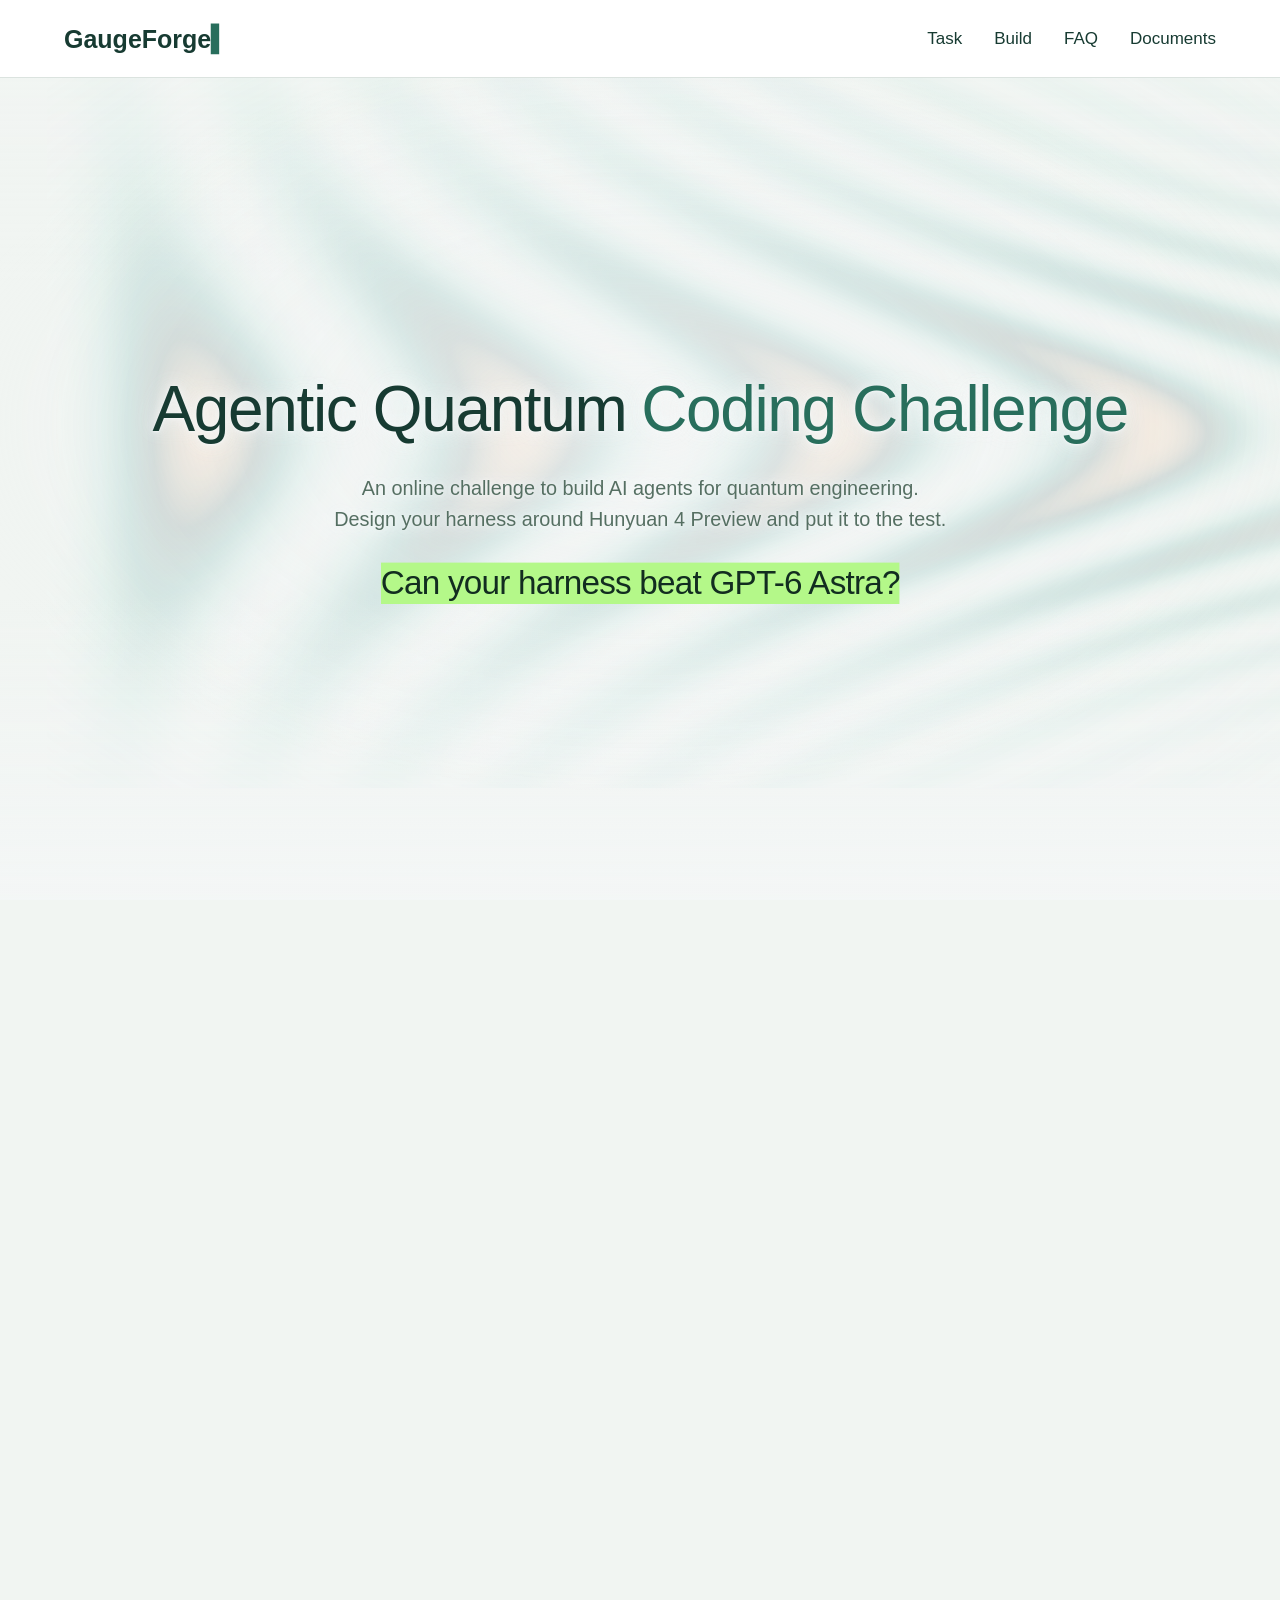
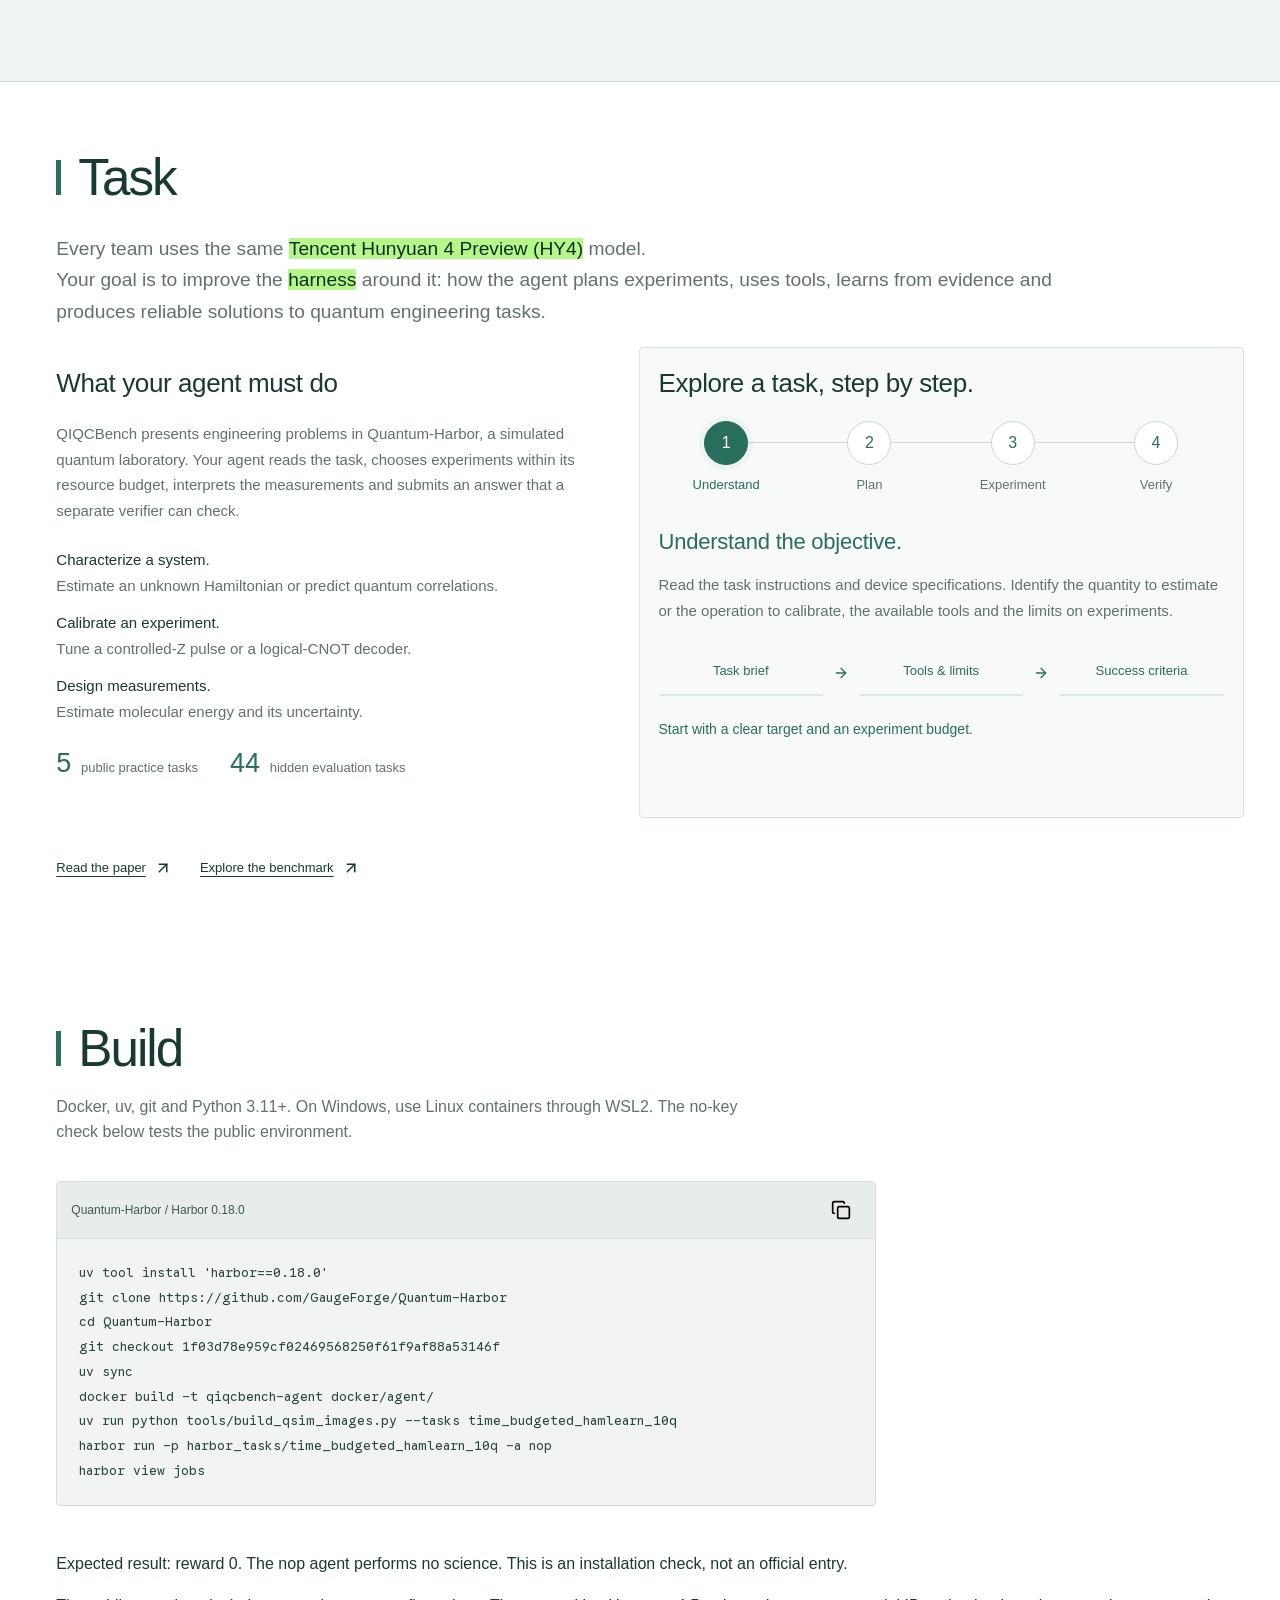
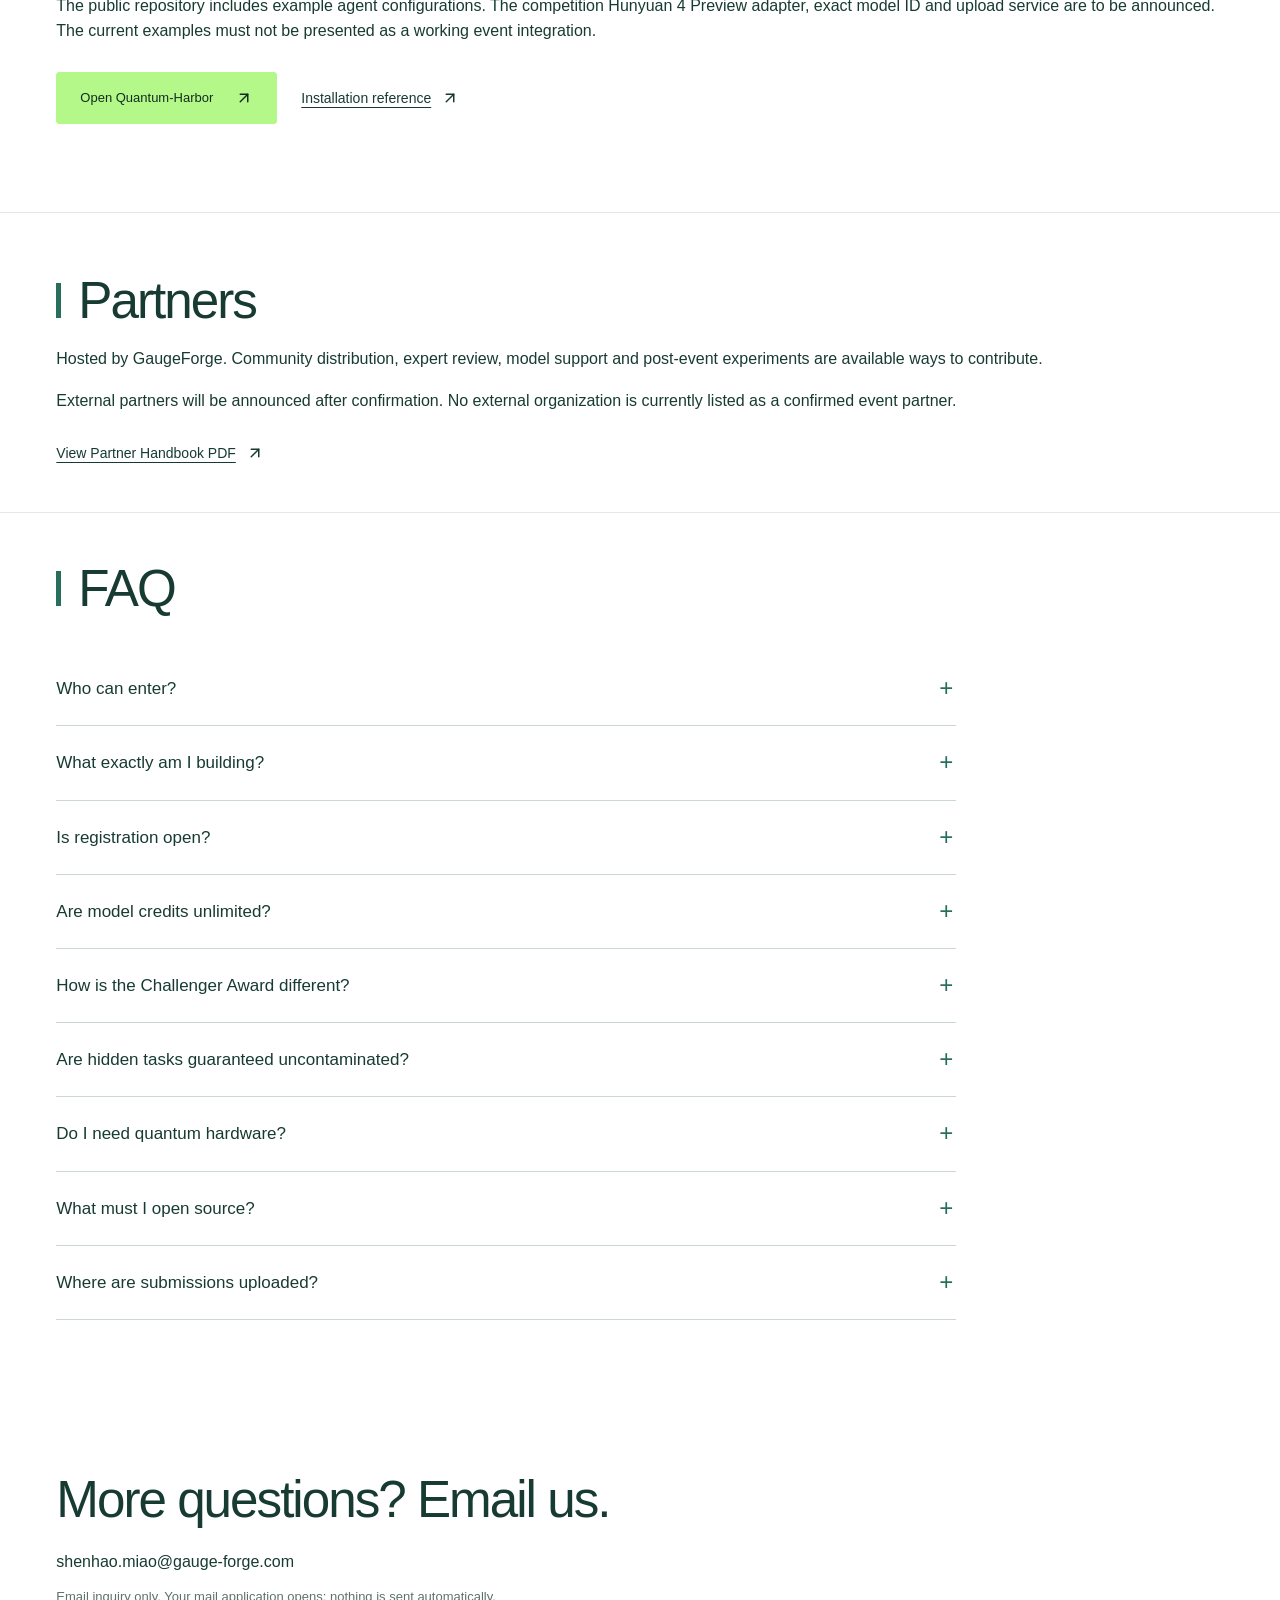
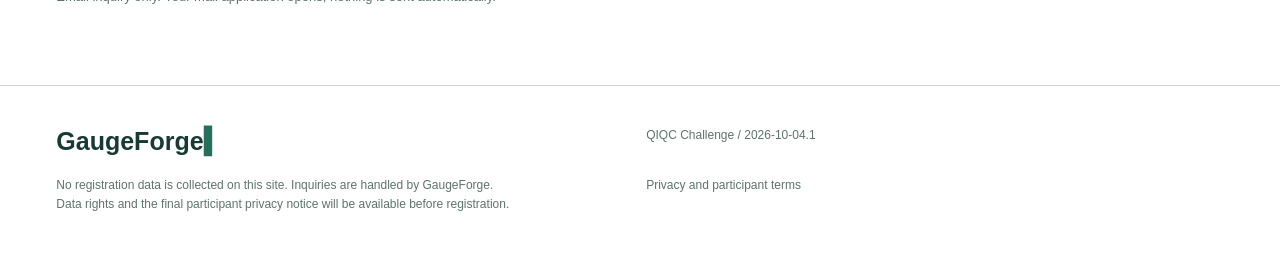
<file: dist/index.html>
<!doctype html><html lang="en"><head><meta charset="utf-8"><meta name="viewport" content="width=device-width,initial-scale=1"><meta name="description" content="Build an agent harness around Hunyuan 4 Preview for verified quantum engineering. QIQC Challenge by GaugeForge starts 8 November 2026."><meta name="theme-color" content="#f5f7f8"><title>QIQC Challenge | GaugeForge</title><link rel="stylesheet" href="styles.css"></head><body>
<a class="skip" href="#main">Skip to content</a><header class="site-header"><a class="brand" href="#overview">GaugeForge<span aria-hidden="true">▍</span></a><button id="menu-toggle" aria-expanded="false" aria-controls="navigation" aria-label="Open navigation" title="Open navigation"><img src="assets/menu.svg" alt=""></button><nav id="navigation" aria-label="Main navigation"><a href="#task">Task</a><a href="#getting-started">Build</a><a href="#faq">FAQ</a><a href="documents.html">Documents</a></nav></header>
<main id="main">
<section class="hero-stage" id="overview" aria-labelledby="hero-title"><div class="hero">
<div class="hero-field" id="rabi-lab" aria-hidden="true"><img class="field-fallback" src="assets/rabi-calibration.webp" alt=""><canvas id="rabi-canvas"></canvas></div>
<svg class="rabi-axes" viewBox="0 0 864 331.2" preserveAspectRatio="none" aria-hidden="true"><g fill="none" stroke="currentColor" stroke-width=".7"><path d="M32 0V286.2H864"/><path d="M32.0 286.2v4"/><path d="M150.85714285714286 286.2v4"/><path d="M269.7142857142857 286.2v4"/><path d="M388.57142857142856 286.2v4"/><path d="M507.42857142857144 286.2v4"/><path d="M626.2857142857143 286.2v4"/><path d="M745.1428571428571 286.2v4"/><path d="M864.0 286.2v4"/><path d="M28 262.35h4"/><path d="M28 202.725h4"/><path d="M28 143.1h4"/><path d="M28 83.47500000000001h4"/><path d="M28 23.849999999999994h4"/></g><g fill="currentColor" font-size="10" text-anchor="middle"><text x="32.0" y="302">0.0</text><text x="150.85714285714286" y="302">0.5</text><text x="269.7142857142857" y="302">1.0</text><text x="388.57142857142856" y="302">1.5</text><text x="507.42857142857144" y="302">2.0</text><text x="626.2857142857143" y="302">2.5</text><text x="745.1428571428571" y="302">3.0</text><text x="864.0" y="302">3.5</text><text x="21" y="265.35">-2</text><text x="21" y="205.725">-1</text><text x="21" y="146.1">0</text><text x="21" y="86.47500000000001">1</text><text x="21" y="26.849999999999994">2</text><text x="448" y="323">Pulse duration / Rabi period</text><text transform="translate(10 143) rotate(-90)">Detuning / drive strength</text></g></svg>
<div class="field-caption protected" id="rabi-caption"><p>RABI OSCILLATIONS</p><span>Pulse duration × detuning · ideal two-level model</span><div><span>Illustration, not experimental data</span><button id="rabi-play" type="button" aria-label="Pause background animation">Ⅱ &nbsp; Pause motion</button></div></div>
<div class="hero-inner wrap">
<div class="hero-copy">
<h1 id="hero-title" class="protected"><span class="title-line"><span class="motion-surface">Agentic Quantum</span></span> <span class="title-line"><span class="motion-surface"><em>Coding Challenge</em></span></span></h1>
<p class="event-intro protected"><span class="intro-line">An online challenge to build AI agents for quantum engineering.</span><span class="intro-line">Design your harness around Hunyuan 4 Preview and put it to the test.</span></p>
<p class="hero-slogan protected"><mark>Can your harness beat GPT-6 Astra?</mark></p>
</div>
<section class="entry-basics" aria-label="Participation essentials">
<div class="entry-details"><div class="entry-who"><span class="basic-label">WHO CAN JOIN</span><h3>Everyone. Solo or a team.</h3><p>1–3 people per team. No academic or professional qualification required.</p></div><div class="entry-how"><span class="basic-label">HOW TO JOIN</span><h3>Form a team. Build your harness.</h3><p>Register, practice in the public lab, then submit your harness for evaluation.</p></div><div class="entry-register"><button class="button primary register-now" id="register-now" type="button" aria-haspopup="dialog">Register now <svg class="icon" aria-hidden="true" focusable="false" xmlns="http://www.w3.org/2000/svg" width="24" height="24" viewBox="0 0 24 24" fill="none" stroke="currentColor" stroke-width="2" stroke-linecap="round" stroke-linejoin="round" ><path d="M7 7h10v10" /><path d="M7 17 17 7" /></svg></button><span>Registration form coming soon.</span><a class="button register-now rules-pdf" href="downloads/participant-guide.pdf" target="_blank" rel="noopener" aria-label="View Participant Guide (opens in a new tab)">View Participant Guide</a></div></div>
<div class="prize-overview"><article><span class="rule-label">PLACEMENT PRIZE POOL</span><h3 aria-label="USD 3,900"><span aria-hidden="true">USD <span class="prize-number" data-amount="3900" style="--number-width:5ch">3,900</span></span></h3><p>Total across the five placement awards.</p></article><article class="challenger-prize"><span class="rule-label">THE CHALLENGER AWARD</span><h3 aria-label="USD 15,000"><span aria-hidden="true">USD <span class="prize-number" data-amount="15000" style="--number-width:6ch">15,000</span></span></h3><p>Only the <strong>strict first team</strong> to exceed GPT-6 Astra on the hidden leaderboard.<br>If nobody exceeds it, the award is not paid.</p></article></div>
<div id="timeline" class="entry-timeline"><span class="basic-label">TIMELINE <small>2026 · UTC+8</small><small id="timeline-status" class="timeline-status">Date progress</small></span><div class="timeline-body"><div class="timeline-rail"><div class="timeline-progress" role="progressbar" aria-label="Progress from competition start to Demo Day" aria-valuemin="0" aria-valuemax="100" aria-valuenow="0" aria-describedby="timeline-status" data-start="2026-11-08" data-deadline="2026-11-10" data-end="2026-11-12"><span class="timeline-progress-fill"></span></div><span class="timeline-current" data-edge="start"><button class="timeline-status-dot" type="button" aria-label="Current timeline status" aria-describedby="timeline-tooltip"></button><span id="timeline-tooltip" class="timeline-tooltip" role="tooltip">The competition has not started yet.</span></span></div><ol><li><span class="timeline-event">Competition begins</span><time datetime="2026-11-08">NOV 08</time></li><li><span class="timeline-event">Submission deadline</span><time datetime="2026-11-10">NOV 10</time></li><li><span class="timeline-event">Demo Day</span><time datetime="2026-11-12">NOV 12</time></li></ol></div></div>
</section>
</div>
</div></section>
<section class="section task-section" id="task" aria-labelledby="task-title"><div class="wrap">
<div class="section-heading heading-split"><h2 id="task-title" class="section-title">Task</h2></div>
<p class="task-goal">Every team uses the same <strong>Tencent Hunyuan 4 Preview (HY4)</strong> model.<br>Your goal is to improve the <strong>harness</strong> around it: how the agent plans experiments, uses tools, learns from evidence and produces reliable solutions to quantum engineering tasks.</p>
<div class="task-layout">
<div class="task-copy"><h3>What your agent must do</h3><p>QIQCBench presents engineering problems in Quantum-Harbor, a simulated quantum laboratory. Your agent reads the task, chooses experiments within its resource budget, interprets the measurements and submits an answer that a separate verifier can check.</p>
<ul class="task-examples"><li><strong>Characterize a system.</strong><br>Estimate an unknown Hamiltonian or predict quantum correlations.</li><li><strong>Calibrate an experiment.</strong><br>Tune a controlled-Z pulse or a logical-CNOT decoder.</li><li><strong>Design measurements.</strong><br>Estimate molecular energy and its uncertainty.</li></ul>
<div class="task-split"><span><strong>5</strong> public practice tasks</span><span><strong>44</strong> hidden evaluation tasks</span></div>
</div>
<div class="task-interactive"><h3 class="task-step-hint">Explore a task, step by step.</h3>
<div class="task-steps" role="tablist" aria-label="Task stages"><button id="task-step-0" type="button" role="tab" data-task-step="0" aria-controls="task-panel" aria-selected="true" tabindex="0"><span class="task-step-number">1</span><span>Understand</span></button><button id="task-step-1" type="button" role="tab" data-task-step="1" aria-controls="task-panel" aria-selected="false" tabindex="-1"><span class="task-step-number">2</span><span>Plan</span></button><button id="task-step-2" type="button" role="tab" data-task-step="2" aria-controls="task-panel" aria-selected="false" tabindex="-1"><span class="task-step-number">3</span><span>Experiment</span></button><button id="task-step-3" type="button" role="tab" data-task-step="3" aria-controls="task-panel" aria-selected="false" tabindex="-1"><span class="task-step-number">4</span><span>Verify</span></button></div>
<div id="task-panel" class="task-panel" role="tabpanel" aria-labelledby="task-step-0" tabindex="0" aria-live="polite" aria-atomic="true">
<h4 id="task-stage-title">Understand the objective.</h4><p id="task-stage-copy">Read the task instructions and device specifications. Identify the quantity to estimate or the operation to calibrate, the available tools and the limits on experiments.</p>
<div class="task-schematic" aria-hidden="true"><span id="task-node-a">Task brief</span><svg class="icon" aria-hidden="true" focusable="false" xmlns="http://www.w3.org/2000/svg" width="24" height="24" viewBox="0 0 24 24" fill="none" stroke="currentColor" stroke-width="2" stroke-linecap="round" stroke-linejoin="round" ><path d="M5 12h14" /><path d="m12 5 7 7-7 7" /></svg><span id="task-node-b">Tools &amp; limits</span><svg class="icon" aria-hidden="true" focusable="false" xmlns="http://www.w3.org/2000/svg" width="24" height="24" viewBox="0 0 24 24" fill="none" stroke="currentColor" stroke-width="2" stroke-linecap="round" stroke-linejoin="round" ><path d="M5 12h14" /><path d="m12 5 7 7-7 7" /></svg><span id="task-node-c">Success criteria</span></div>
<p id="task-stage-outcome" class="task-outcome">Start with a clear target and an experiment budget.</p>
</div>
</div></div>
<div class="research-line"><a href="https://arxiv.org/abs/2609.17439">Read the paper <svg class="icon" aria-hidden="true" focusable="false" xmlns="http://www.w3.org/2000/svg" width="24" height="24" viewBox="0 0 24 24" fill="none" stroke="currentColor" stroke-width="2" stroke-linecap="round" stroke-linejoin="round" ><path d="M7 7h10v10" /><path d="M7 17 17 7" /></svg></a><a href="https://gauge-forge.com/qiqc">Explore the benchmark <svg class="icon" aria-hidden="true" focusable="false" xmlns="http://www.w3.org/2000/svg" width="24" height="24" viewBox="0 0 24 24" fill="none" stroke="currentColor" stroke-width="2" stroke-linecap="round" stroke-linejoin="round" ><path d="M7 7h10v10" /><path d="M7 17 17 7" /></svg></a></div>
</div></section>
<section class="section wrap" id="getting-started"><div class="section-heading"><h2 class="section-title">Build</h2><p>Docker, uv, git and Python 3.11+. On Windows, use Linux containers through WSL2. The no-key check below tests the public environment.</p></div><div class="terminal"><div class="terminal-bar"><span>Quantum-Harbor / Harbor 0.18.0</span><button id="copy-code" title="Copy installation commands" aria-label="Copy installation commands"><img src="assets/copy.svg" alt=""></button></div><pre><code id="install-code">uv tool install 'harbor==0.18.0'
git clone https://github.com/GaugeForge/Quantum-Harbor
cd Quantum-Harbor
git checkout 1f03d78e959cf02469568250f61f9af88a53146f
uv sync
docker build -t qiqcbench-agent docker/agent/
uv run python tools/build_qsim_images.py --tasks time_budgeted_hamlearn_10q
harbor run -p harbor_tasks/time_budgeted_hamlearn_10q -a nop
harbor view jobs</code></pre></div><p id="copy-status" role="status" class="small"></p><p class="note"><strong>Expected result: reward 0.</strong> The <code>nop</code> agent performs no science. This is an installation check, not an official entry.</p><p>The public repository includes example agent configurations. The competition Hunyuan 4 Preview adapter, exact model ID and upload service are to be announced. The current examples must not be presented as a working event integration.</p><div class="actions"><a class="button primary" href="https://github.com/GaugeForge/Quantum-Harbor">Open Quantum-Harbor <svg class="icon" aria-hidden="true" focusable="false" xmlns="http://www.w3.org/2000/svg" width="24" height="24" viewBox="0 0 24 24" fill="none" stroke="currentColor" stroke-width="2" stroke-linecap="round" stroke-linejoin="round" ><path d="M7 7h10v10" /><path d="M7 17 17 7" /></svg></a><a class="text-link" href="https://github.com/GaugeForge/Quantum-Harbor/blob/1f03d78e959cf02469568250f61f9af88a53146f/docs/getting-started/installation.md">Installation reference <svg class="icon" aria-hidden="true" focusable="false" xmlns="http://www.w3.org/2000/svg" width="24" height="24" viewBox="0 0 24 24" fill="none" stroke="currentColor" stroke-width="2" stroke-linecap="round" stroke-linejoin="round" ><path d="M7 7h10v10" /><path d="M7 17 17 7" /></svg></a></div></section>
<section class="section partners-section" id="partners"><div class="wrap"><h2 class="section-title">Partners</h2><div class="partner-content"><p>Hosted by <strong>GaugeForge</strong>. Community distribution, expert review, model support and post-event experiments are available ways to contribute.</p><p>External partners will be announced after confirmation. No external organization is currently listed as a confirmed event partner.</p></div><div class="actions"><a class="text-link" href="downloads/partner-handbook.pdf" target="_blank" rel="noopener" aria-label="View Partner Handbook PDF (opens in a new tab)">View Partner Handbook PDF <svg class="icon" aria-hidden="true" focusable="false" xmlns="http://www.w3.org/2000/svg" width="24" height="24" viewBox="0 0 24 24" fill="none" stroke="currentColor" stroke-width="2" stroke-linecap="round" stroke-linejoin="round" ><path d="M7 7h10v10" /><path d="M7 17 17 7" /></svg></a></div></div></section>
<section class="section wrap" id="faq"><div class="section-heading"><h2 class="section-title">FAQ</h2></div><div class="faq"><details><summary>Who can enter?</summary><p>Individuals and teams of up to three people. There is no academic or professional qualification requirement. Applicable law and valid consent still apply.</p></details><details><summary>What exactly am I building?</summary><p>An agent harness: the code that plans work, invokes tools, manages experiment state and verifies results around a fixed Hunyuan 4 Preview (HY4) model. You may modify an existing harness or build your own.</p></details><details><summary>Is registration open?</summary><p>The registration form is to be announced. Use the participation email link to ask the organizer for information. An email inquiry does not register a team.</p></details><details><summary>Are model credits unlimited?</summary><p>The event model is Tencent Hunyuan 4 Preview (HY4). Exact API quota and development allowance are to be announced. Each team has at most three official full benchmark evaluations.</p></details><details><summary>How is the Challenger Award different?</summary><p>USD 15,000 goes only to the strict first qualifying Hunyuan 4 Preview (HY4) team to exceed the GPT-6 Astra baseline on the hidden leaderboard. If no team exceeds it, the award is not paid. Timestamp, baseline and stacking details will be frozen before registration.</p></details><details><summary>Are hidden tasks guaranteed uncontaminated?</summary><p>No. Public paper tasks and repository material are already accessible. Hidden means withheld during evaluation, not proven absent from training data. Evaluation uses recorded evidence and controlled conditions.</p></details><details><summary>Do I need quantum hardware?</summary><p>No. Quantum-Harbor provides a simulated laboratory. Real-hardware access is not part of the announced competition.</p></details><details><summary>What must I open source?</summary><p>Submitted harness code is required to be AGPL open source. The exact version and release timing will be frozen before registration. Data and trajectory use has separate terms, including named organizer and partner recipients.</p></details><details><summary>Where are submissions uploaded?</summary><p>The event submission interface is not yet released. The public repository supports local task runs. The participant guide labels the proposed competition package separately.</p></details></div></section>
<section class="participate-band" aria-labelledby="contact-title"><div class="wrap"><h2 id="contact-title">More questions? Email us.</h2><a class="contact" href="mailto:shenhao.miao@gauge-forge.com">shenhao.miao@gauge-forge.com</a><p class="small">Email inquiry only. Your mail application opens; nothing is sent automatically.</p></div></section></main>
<dialog id="registration-dialog" aria-labelledby="registration-title" aria-describedby="registration-description"><button type="button" class="dialog-close" aria-label="Close registration information">×</button><p class="eyebrow">QIQC CHALLENGE / REGISTRATION</p><h2 id="registration-title">Join the challenge.</h2><p id="registration-description">The official registration form is coming soon. Contact GaugeForge for participation information in the meantime.</p><a class="button primary" href="mailto:shenhao.miao@gauge-forge.com?subject=QIQC%20Challenge%20registration%20inquiry">Contact the organizer <svg class="icon" aria-hidden="true" focusable="false" xmlns="http://www.w3.org/2000/svg" width="24" height="24" viewBox="0 0 24 24" fill="none" stroke="currentColor" stroke-width="2" stroke-linecap="round" stroke-linejoin="round" ><path d="M7 7h10v10" /><path d="M7 17 17 7" /></svg></a><p class="dialog-note">An email inquiry does not register a team. Nothing is submitted automatically.</p></dialog>
<div class="footer-shell"><footer class="site-footer wrap"><a class="brand" href="#overview">GaugeForge<span aria-hidden="true">▍</span></a><p>QIQC Challenge / 2026-10-04.1</p><p>No registration data is collected on this site. Inquiries are handled by GaugeForge.<br>Data rights and the final participant privacy notice will be available before registration.</p><a href="downloads/participant-guide.html">Privacy and participant terms</a></footer></div><script src="shared.js" defer></script><script src="app.js" defer></script></body></html>
</file>
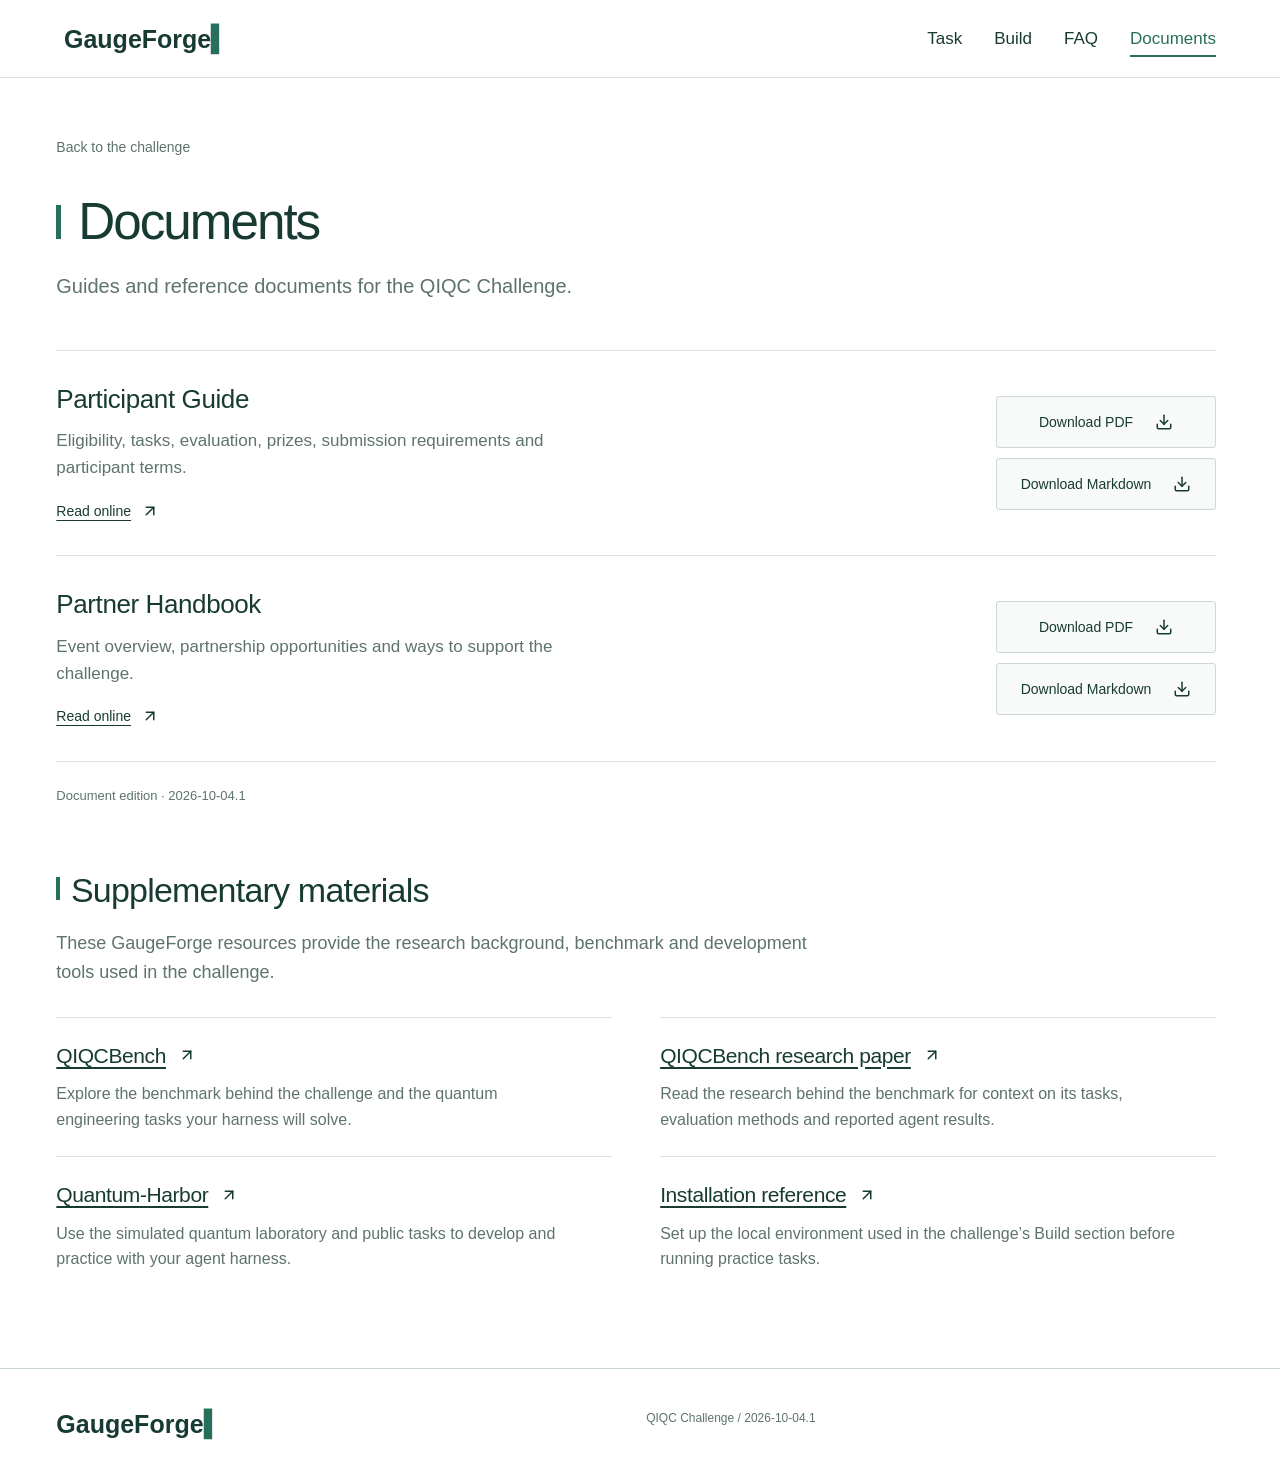
<file: dist/documents.html>
<!doctype html><html lang="en"><head><meta charset="utf-8"><meta name="viewport" content="width=device-width,initial-scale=1"><meta name="description" content="Download the QIQC Challenge participant guide and partner handbook."><meta name="theme-color" content="#f5f7f8"><title>Documents | QIQC Challenge</title><link rel="stylesheet" href="styles.css"></head><body class="documents-page">
<a class="skip" href="#main">Skip to content</a><header class="site-header"><a class="brand" href="index.html#overview">GaugeForge<span aria-hidden="true">▍</span></a><button id="menu-toggle" aria-expanded="false" aria-controls="navigation" aria-label="Open navigation" title="Open navigation"><img src="assets/menu.svg" alt=""></button><nav id="navigation" aria-label="Main navigation"><a href="index.html#task">Task</a><a href="index.html#getting-started">Build</a><a href="index.html#faq">FAQ</a><a href="documents.html" aria-current="page">Documents</a></nav></header>
<main id="main" class="documents-main wrap">
<a class="documents-back" href="index.html#overview">Back to the challenge</a>
<div class="documents-heading"><h1 class="section-title">Documents</h1><p>Guides and reference documents for the QIQC Challenge.</p></div>
<div class="document-list"><article class="document-item" aria-labelledby="participant-guide-title"><div class="document-copy"><h2 id="participant-guide-title">Participant Guide</h2><p>Eligibility, tasks, evaluation, prizes, submission requirements and participant terms.</p><a class="text-link" href="downloads/participant-guide.html" target="_blank" rel="noopener">Read online <svg class="icon" aria-hidden="true" focusable="false" xmlns="http://www.w3.org/2000/svg" width="24" height="24" viewBox="0 0 24 24" fill="none" stroke="currentColor" stroke-width="2" stroke-linecap="round" stroke-linejoin="round" ><path d="M7 7h10v10" /><path d="M7 17 17 7" /></svg></a></div><div class="document-downloads" aria-label="Participant Guide downloads"><a class="button document-download" href="downloads/participant-guide.pdf" download aria-label="Download Participant Guide (PDF)">Download PDF <svg class="icon" aria-hidden="true" focusable="false" xmlns="http://www.w3.org/2000/svg" width="24" height="24" viewBox="0 0 24 24" fill="none" stroke="currentColor" stroke-width="2" stroke-linecap="round" stroke-linejoin="round" ><path d="M21 15v4a2 2 0 0 1-2 2H5a2 2 0 0 1-2-2v-4" /><polyline points="7 10 12 15 17 10" /><line x1="12" x2="12" y1="15" y2="3" /></svg></a><a class="button document-download" href="downloads/participant-guide.md" download aria-label="Download Participant Guide (Markdown)">Download Markdown <svg class="icon" aria-hidden="true" focusable="false" xmlns="http://www.w3.org/2000/svg" width="24" height="24" viewBox="0 0 24 24" fill="none" stroke="currentColor" stroke-width="2" stroke-linecap="round" stroke-linejoin="round" ><path d="M21 15v4a2 2 0 0 1-2 2H5a2 2 0 0 1-2-2v-4" /><polyline points="7 10 12 15 17 10" /><line x1="12" x2="12" y1="15" y2="3" /></svg></a></div></article><article class="document-item" aria-labelledby="partner-handbook-title"><div class="document-copy"><h2 id="partner-handbook-title">Partner Handbook</h2><p>Event overview, partnership opportunities and ways to support the challenge.</p><a class="text-link" href="downloads/partner-handbook.html" target="_blank" rel="noopener">Read online <svg class="icon" aria-hidden="true" focusable="false" xmlns="http://www.w3.org/2000/svg" width="24" height="24" viewBox="0 0 24 24" fill="none" stroke="currentColor" stroke-width="2" stroke-linecap="round" stroke-linejoin="round" ><path d="M7 7h10v10" /><path d="M7 17 17 7" /></svg></a></div><div class="document-downloads" aria-label="Partner Handbook downloads"><a class="button document-download" href="downloads/partner-handbook.pdf" download aria-label="Download Partner Handbook (PDF)">Download PDF <svg class="icon" aria-hidden="true" focusable="false" xmlns="http://www.w3.org/2000/svg" width="24" height="24" viewBox="0 0 24 24" fill="none" stroke="currentColor" stroke-width="2" stroke-linecap="round" stroke-linejoin="round" ><path d="M21 15v4a2 2 0 0 1-2 2H5a2 2 0 0 1-2-2v-4" /><polyline points="7 10 12 15 17 10" /><line x1="12" x2="12" y1="15" y2="3" /></svg></a><a class="button document-download" href="downloads/partner-handbook.md" download aria-label="Download Partner Handbook (Markdown)">Download Markdown <svg class="icon" aria-hidden="true" focusable="false" xmlns="http://www.w3.org/2000/svg" width="24" height="24" viewBox="0 0 24 24" fill="none" stroke="currentColor" stroke-width="2" stroke-linecap="round" stroke-linejoin="round" ><path d="M21 15v4a2 2 0 0 1-2 2H5a2 2 0 0 1-2-2v-4" /><polyline points="7 10 12 15 17 10" /><line x1="12" x2="12" y1="15" y2="3" /></svg></a></div></article></div>
<p class="documents-edition">Document edition · 2026-10-04.1</p>
<section class="supplementary-materials" aria-labelledby="supplementary-title">
<h2 id="supplementary-title" class="section-title">Supplementary materials</h2>
<p class="supplementary-intro">These GaugeForge resources provide the research background, benchmark and development tools used in the challenge.</p>
<div class="supplementary-grid"><article class="supplementary-item"><h3><a href="https://gauge-forge.com/qiqc" target="_blank" rel="noopener">QIQCBench <svg class="icon" aria-hidden="true" focusable="false" xmlns="http://www.w3.org/2000/svg" width="24" height="24" viewBox="0 0 24 24" fill="none" stroke="currentColor" stroke-width="2" stroke-linecap="round" stroke-linejoin="round" ><path d="M7 7h10v10" /><path d="M7 17 17 7" /></svg></a></h3><p>Explore the benchmark behind the challenge and the quantum engineering tasks your harness will solve.</p></article><article class="supplementary-item"><h3><a href="https://arxiv.org/abs/2609.17439" target="_blank" rel="noopener">QIQCBench research paper <svg class="icon" aria-hidden="true" focusable="false" xmlns="http://www.w3.org/2000/svg" width="24" height="24" viewBox="0 0 24 24" fill="none" stroke="currentColor" stroke-width="2" stroke-linecap="round" stroke-linejoin="round" ><path d="M7 7h10v10" /><path d="M7 17 17 7" /></svg></a></h3><p>Read the research behind the benchmark for context on its tasks, evaluation methods and reported agent results.</p></article><article class="supplementary-item"><h3><a href="https://github.com/GaugeForge/Quantum-Harbor" target="_blank" rel="noopener">Quantum-Harbor <svg class="icon" aria-hidden="true" focusable="false" xmlns="http://www.w3.org/2000/svg" width="24" height="24" viewBox="0 0 24 24" fill="none" stroke="currentColor" stroke-width="2" stroke-linecap="round" stroke-linejoin="round" ><path d="M7 7h10v10" /><path d="M7 17 17 7" /></svg></a></h3><p>Use the simulated quantum laboratory and public tasks to develop and practice with your agent harness.</p></article><article class="supplementary-item"><h3><a href="https://github.com/GaugeForge/Quantum-Harbor/blob/1f03d78e959cf02469568250f61f9af88a53146f/docs/getting-started/installation.md" target="_blank" rel="noopener">Installation reference <svg class="icon" aria-hidden="true" focusable="false" xmlns="http://www.w3.org/2000/svg" width="24" height="24" viewBox="0 0 24 24" fill="none" stroke="currentColor" stroke-width="2" stroke-linecap="round" stroke-linejoin="round" ><path d="M7 7h10v10" /><path d="M7 17 17 7" /></svg></a></h3><p>Set up the local environment used in the challenge’s Build section before running practice tasks.</p></article></div>
</section>
</main><div class="footer-shell"><footer class="site-footer wrap"><a class="brand" href="index.html#overview">GaugeForge<span aria-hidden="true">▍</span></a><p>QIQC Challenge / 2026-10-04.1</p></footer></div><script src="shared.js" defer></script></body></html>
</file>
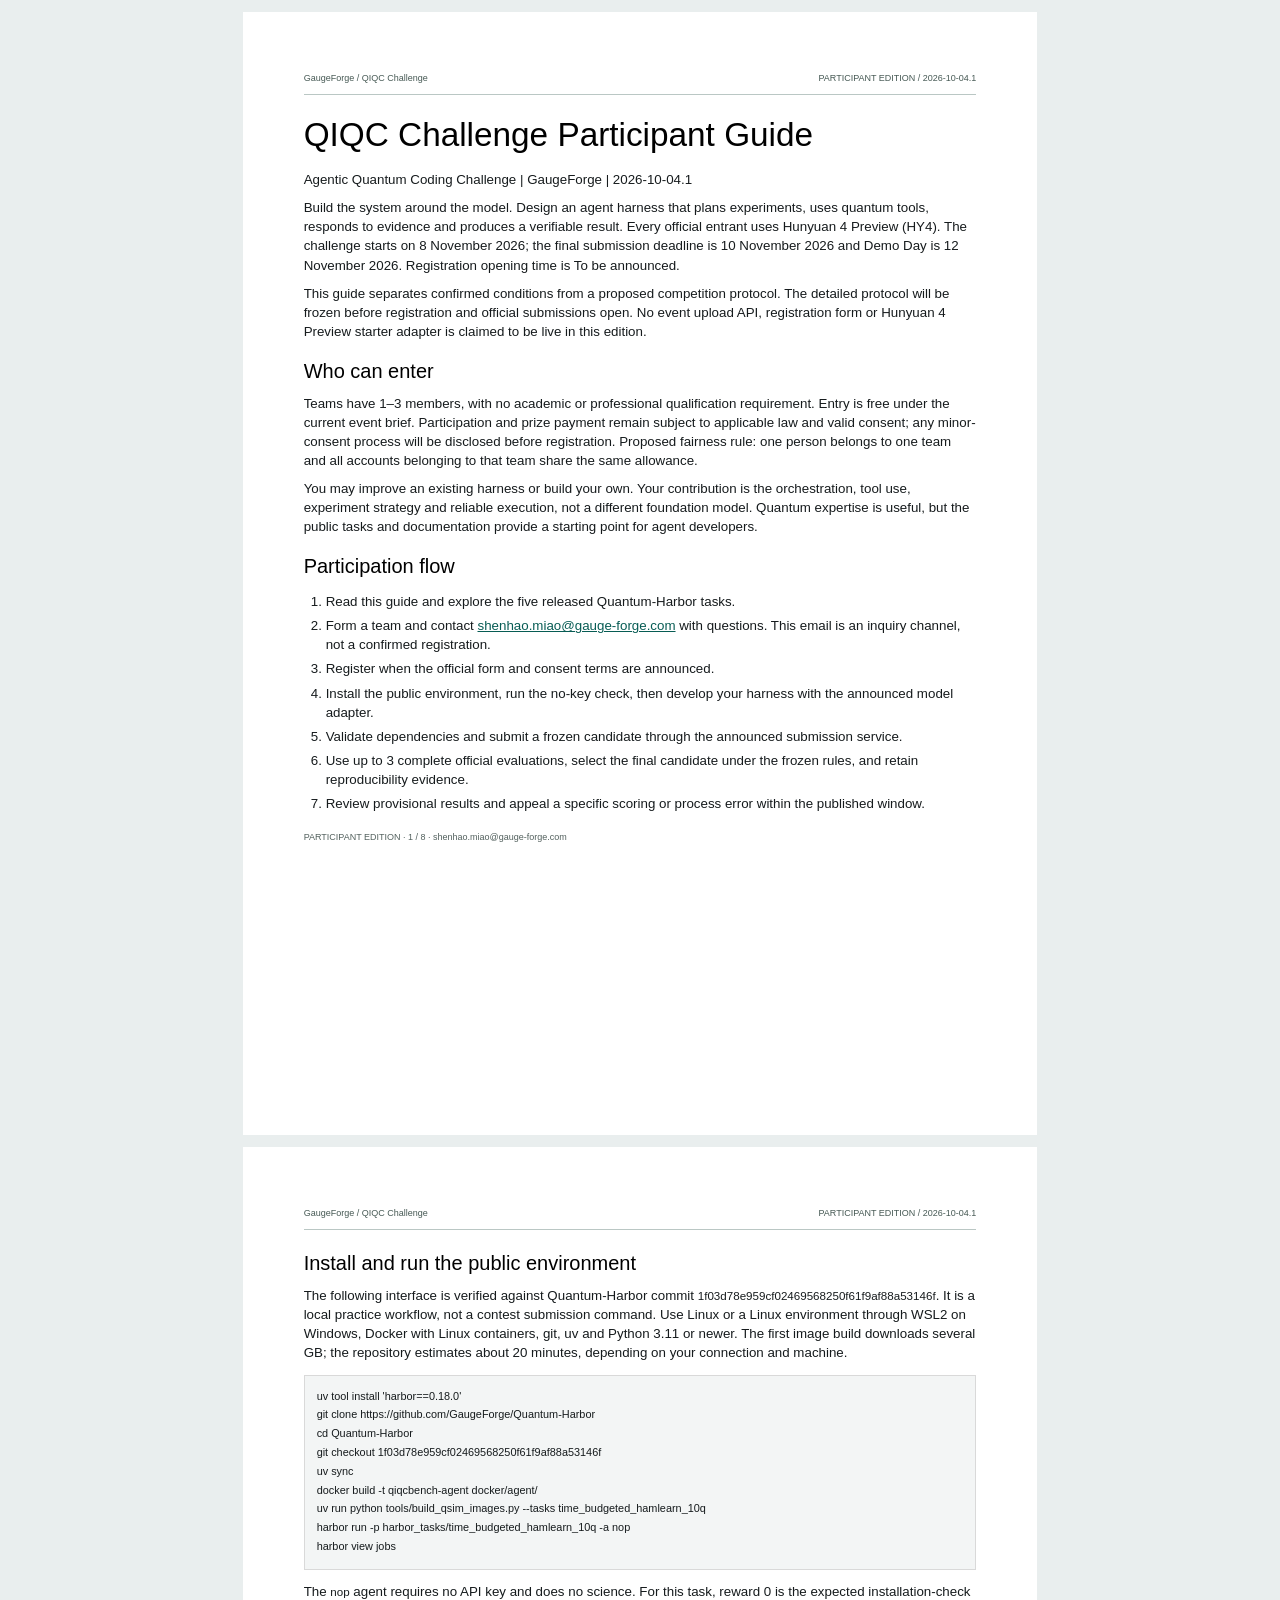
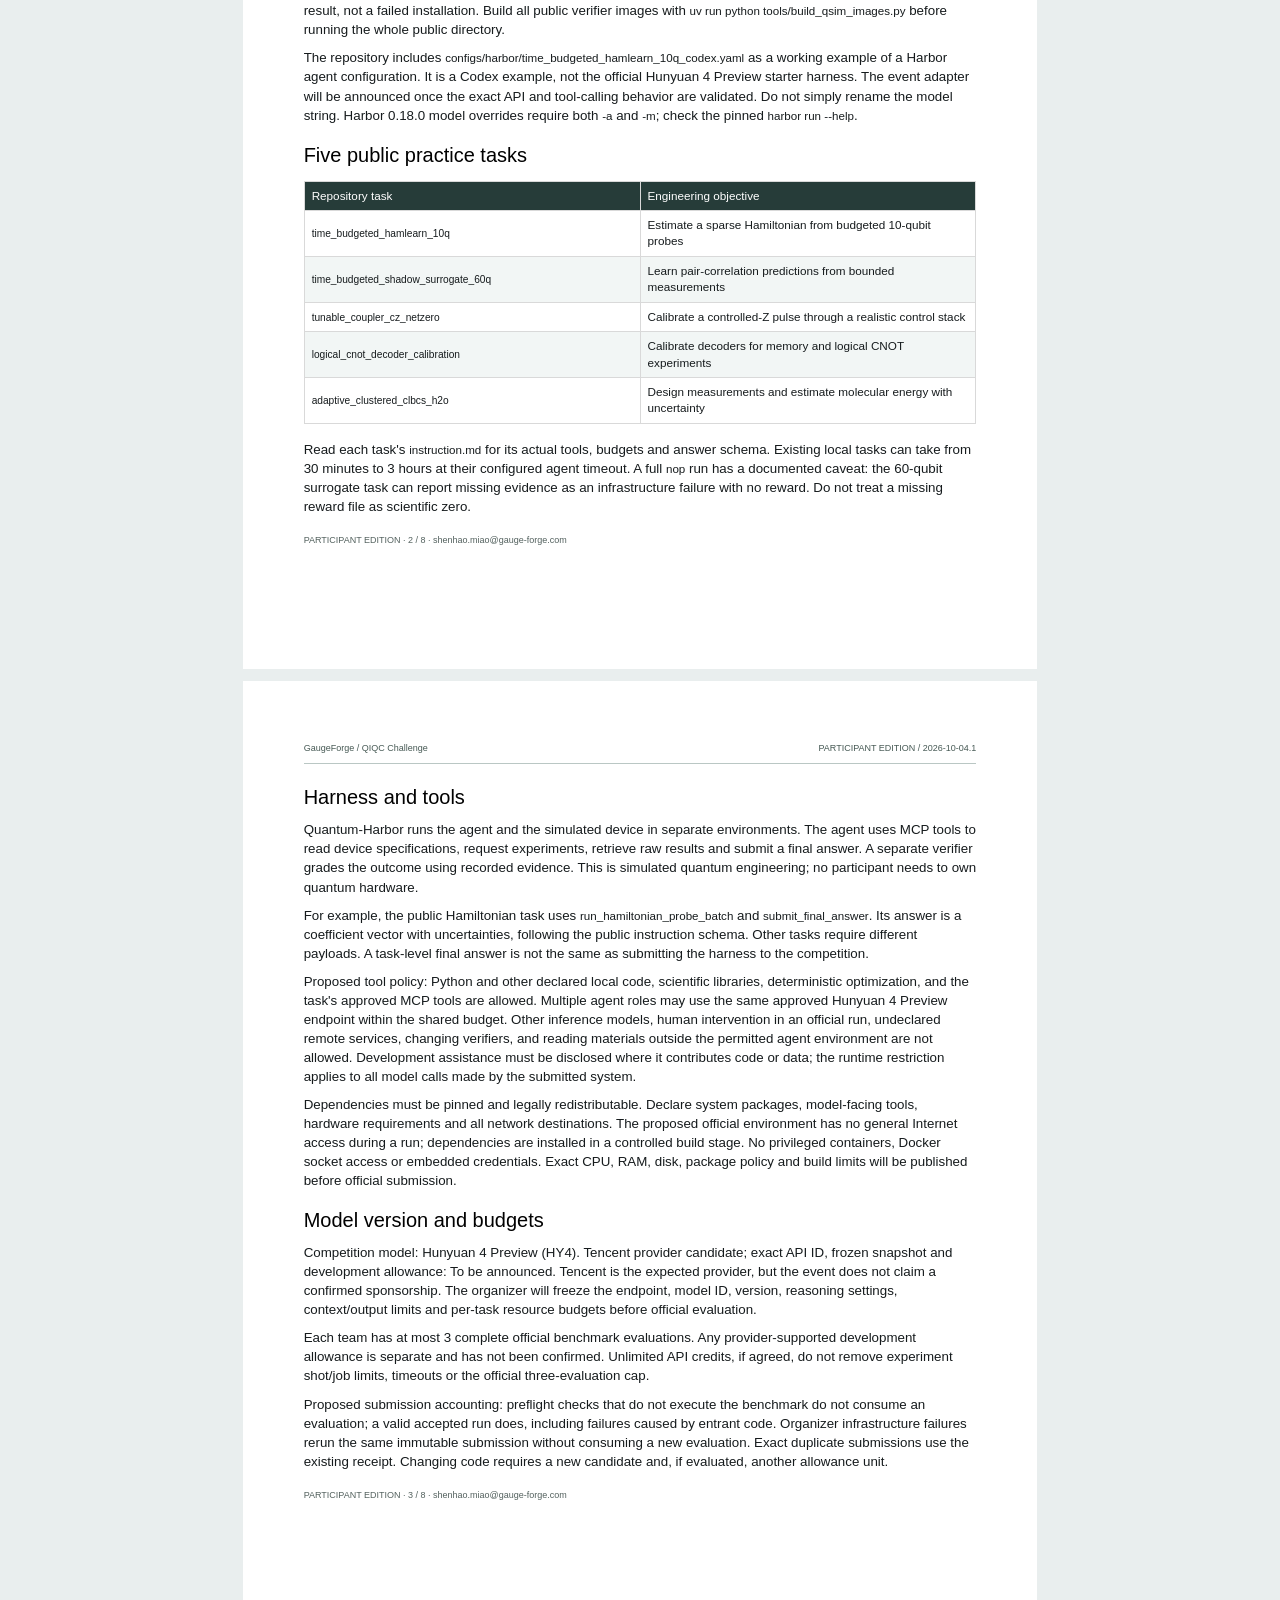
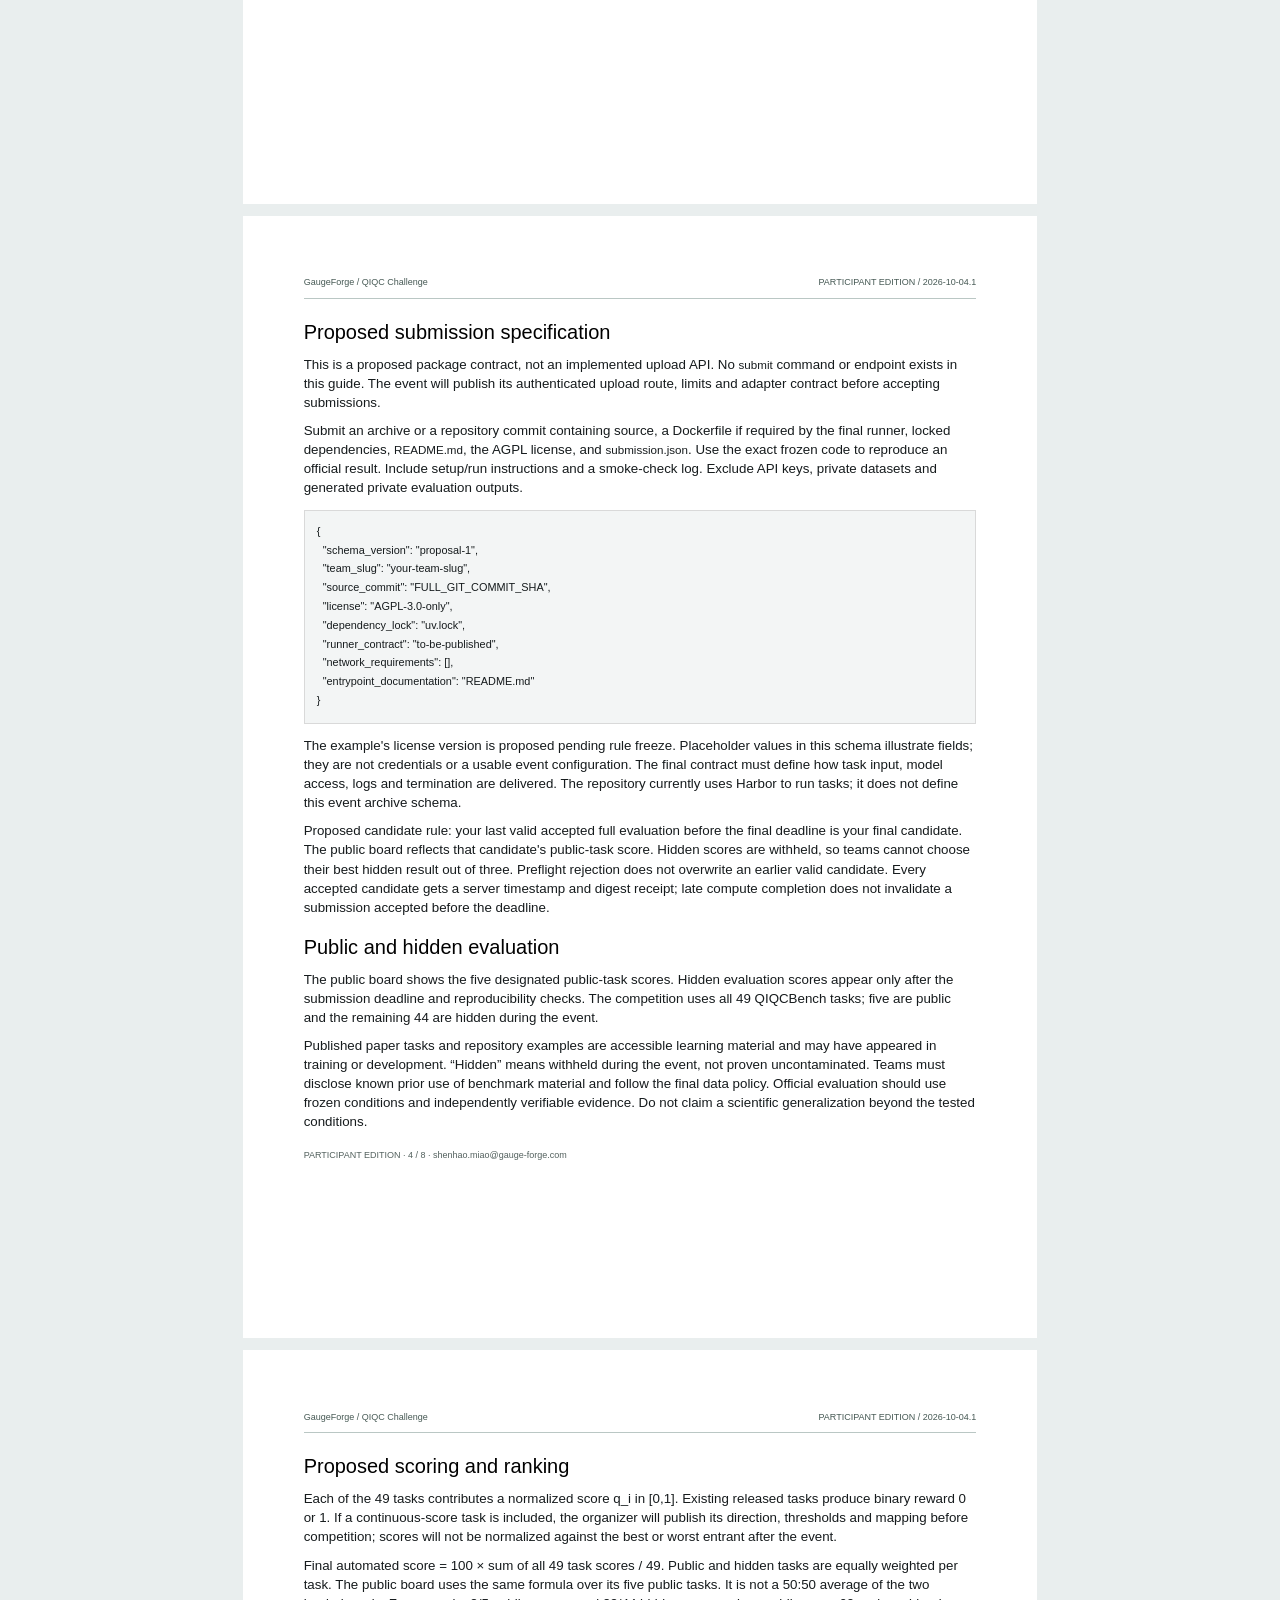
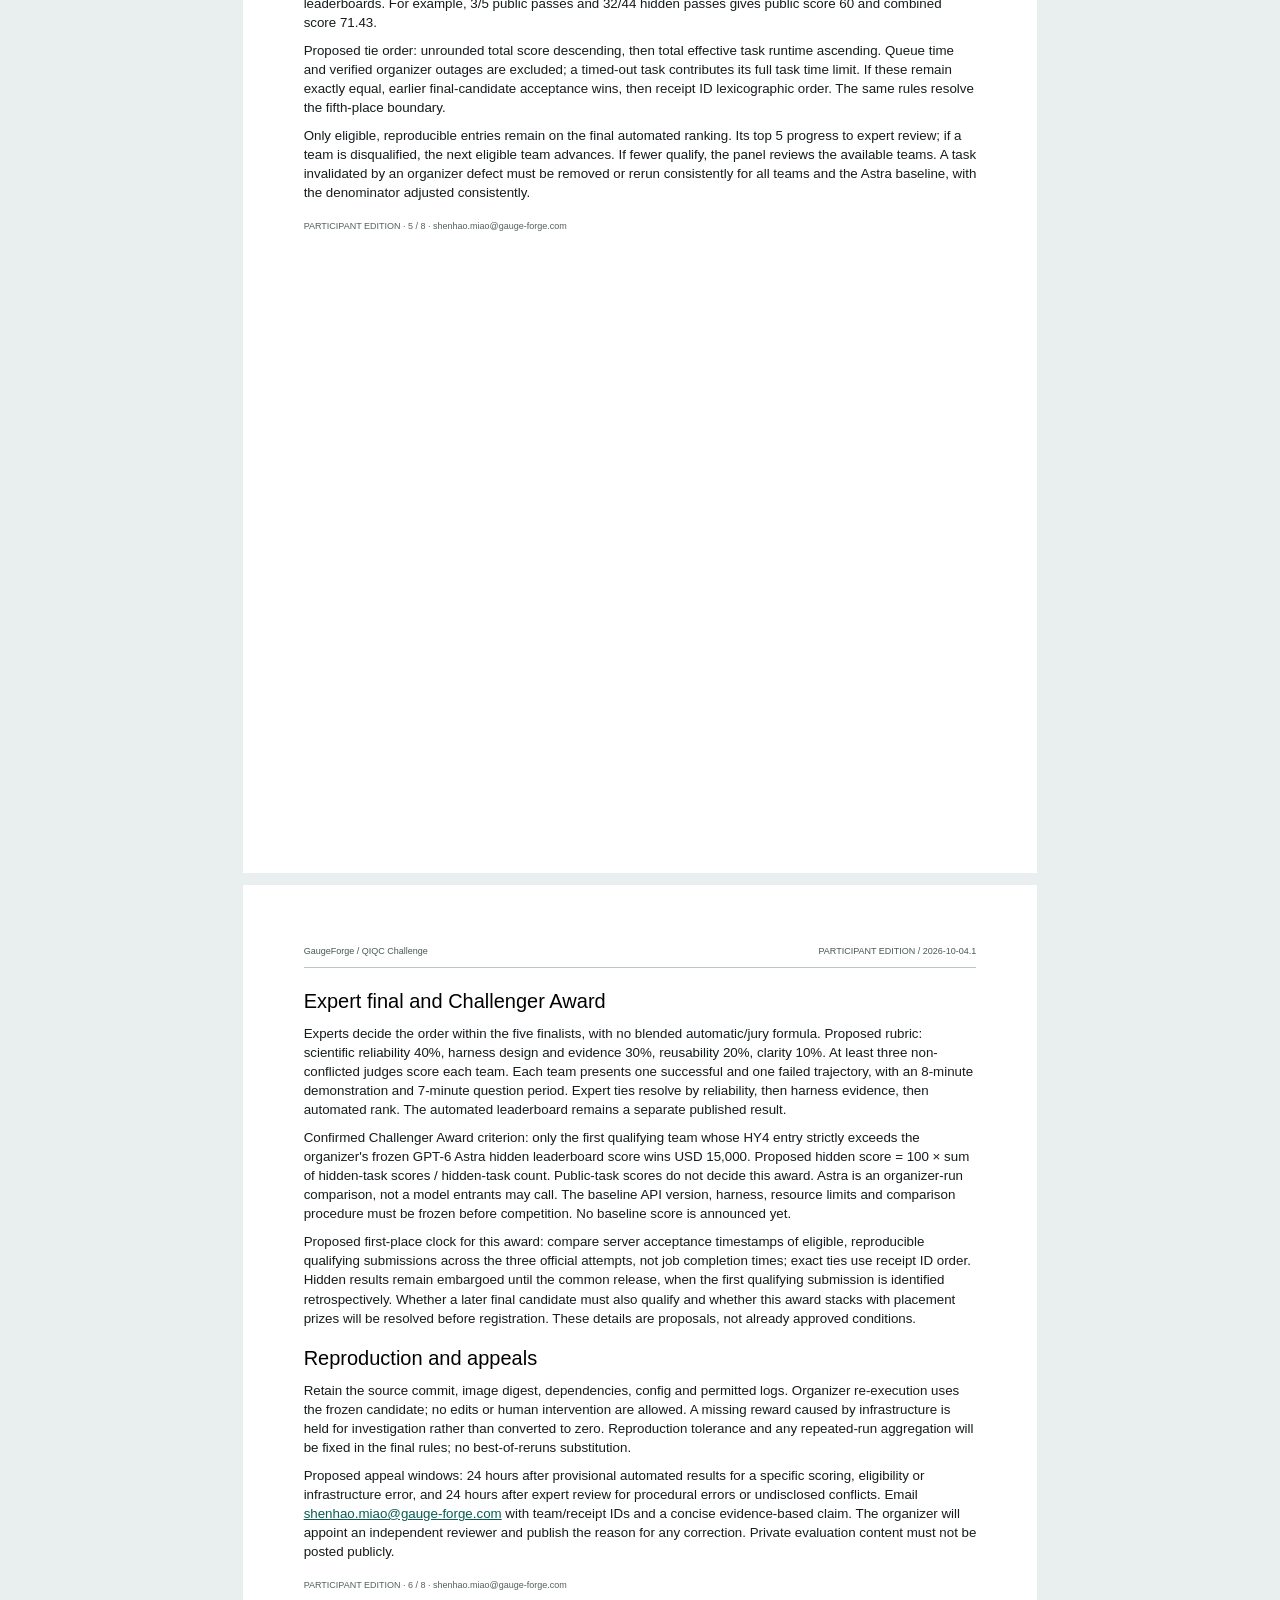
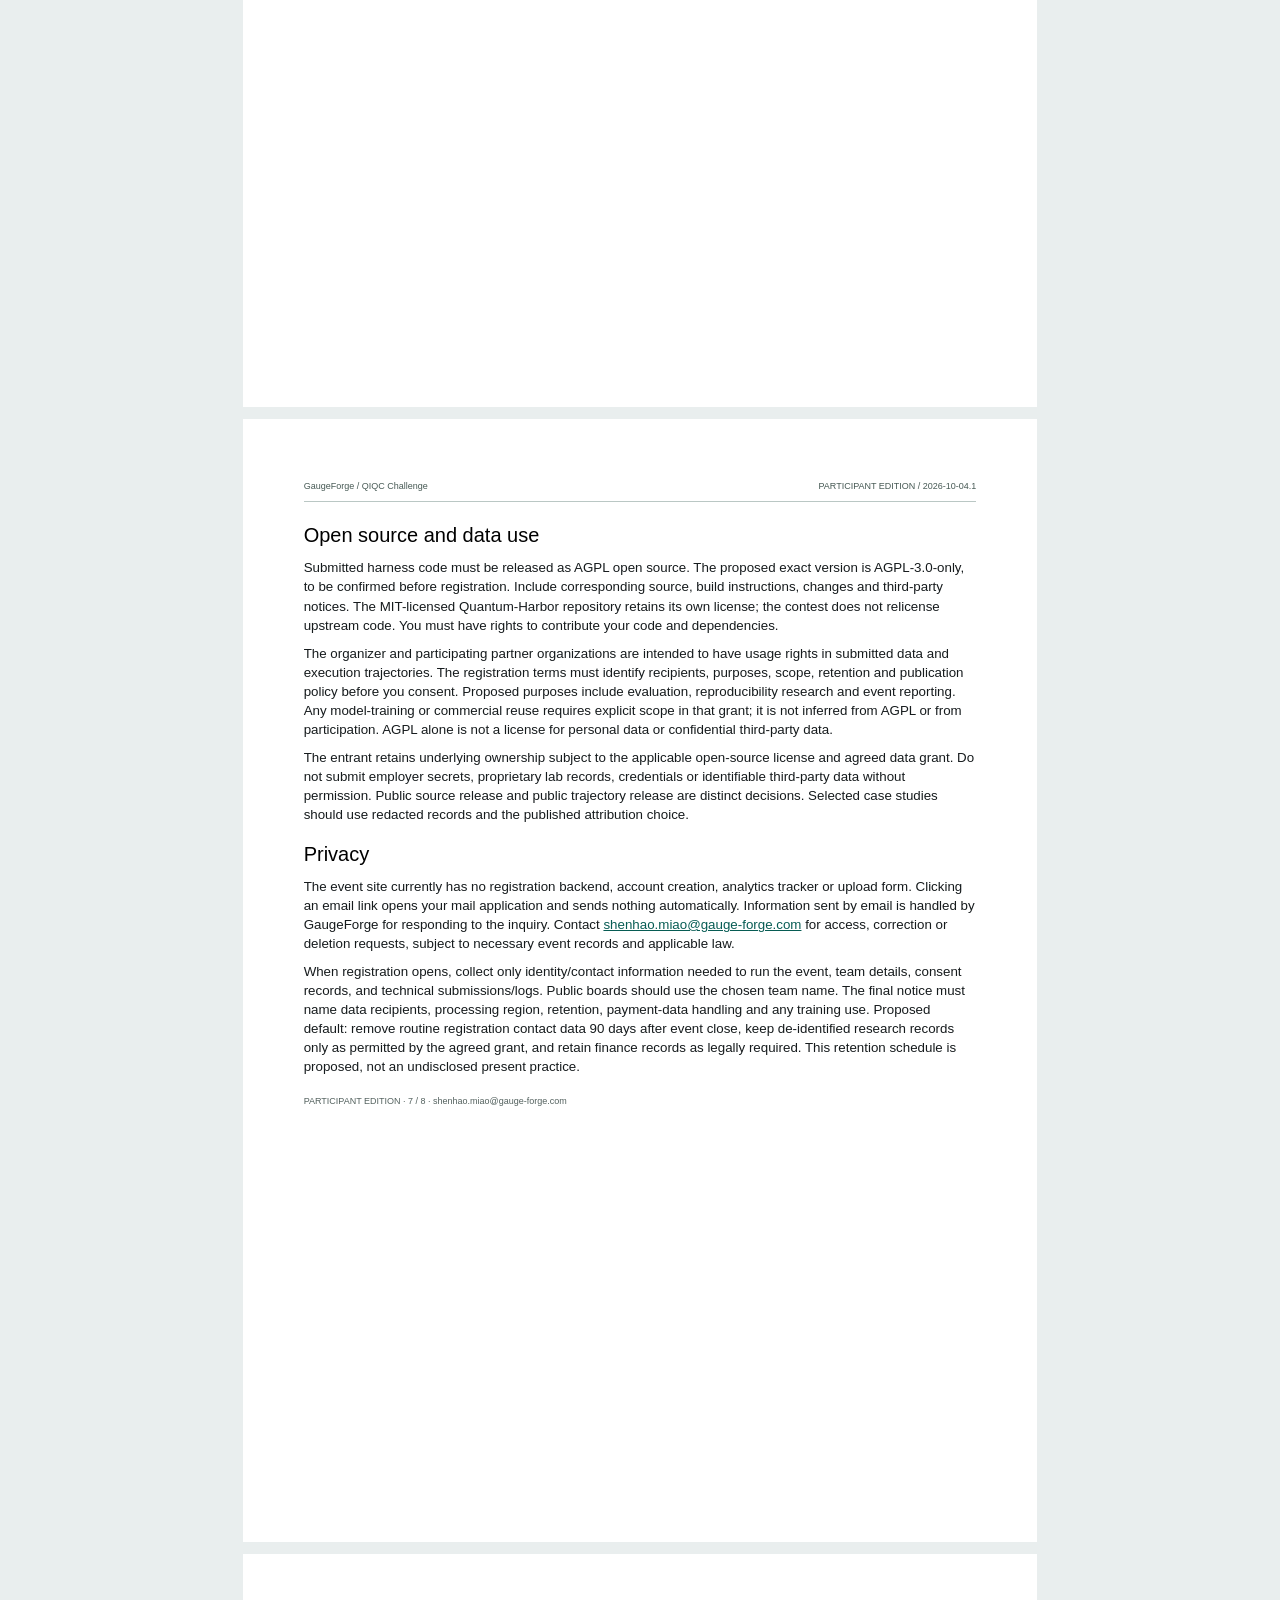
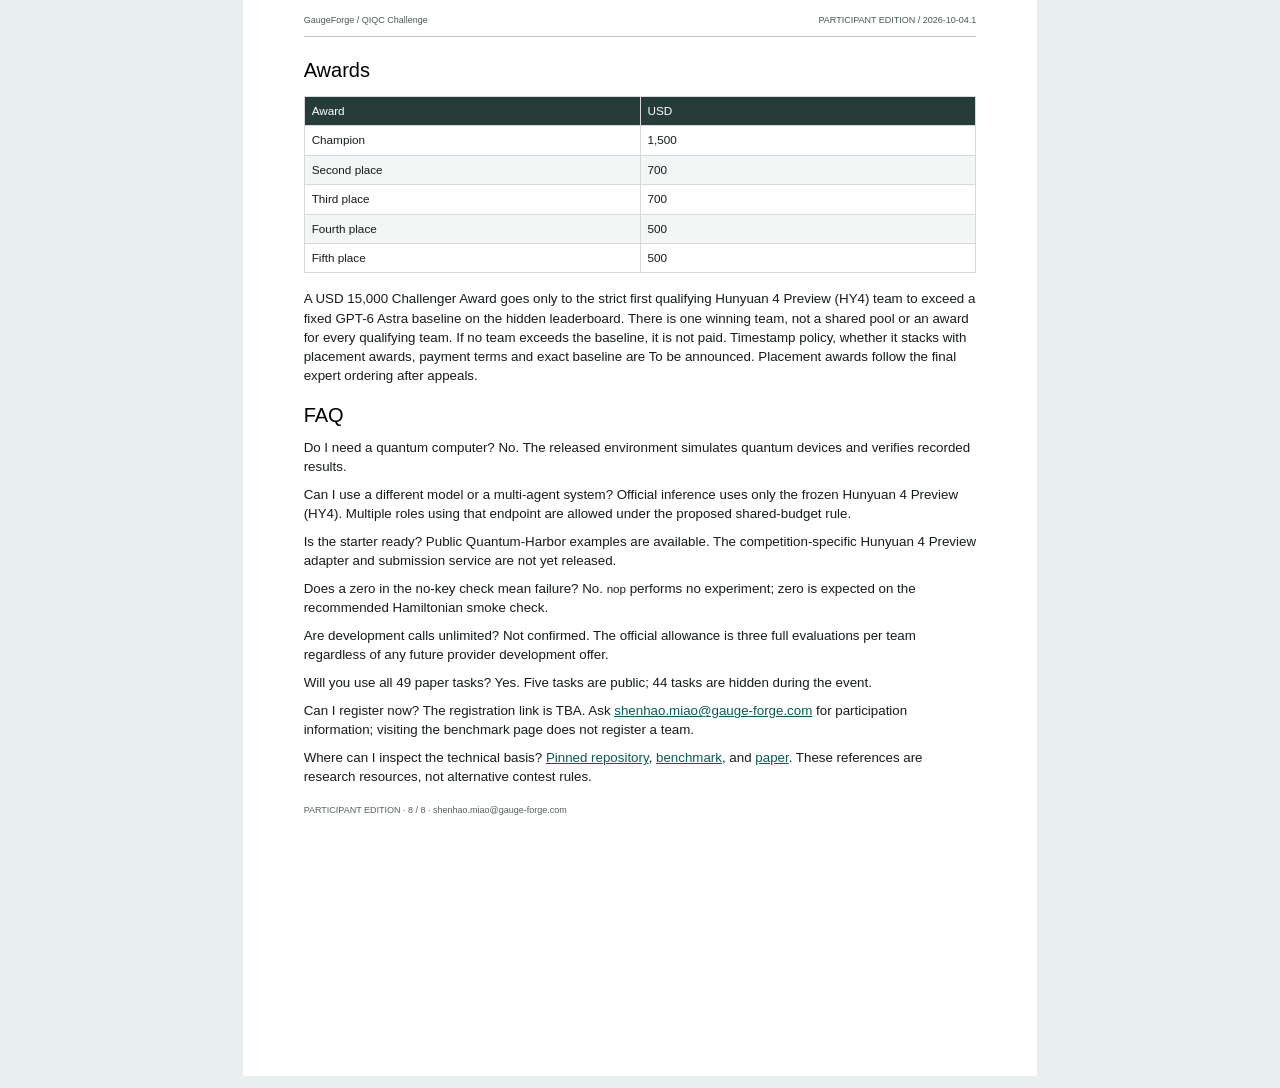
<file: dist/downloads/participant-guide.html>
<!doctype html><html lang="en"><meta charset="utf-8"><meta name="viewport" content="width=device-width,initial-scale=1"><title>participant-guide | QIQC Challenge</title><style>*{box-sizing:border-box}html{background:#e9eeee}body{margin:0;color:#161b1d;font-family:'Helvetica Neue',Helvetica,sans-serif;font-size:11pt;line-height:1.55;letter-spacing:0}section.page{width:210mm;min-height:297mm;padding:18mm 18mm 16mm;margin:12px auto;background:white;break-after:page}section.page:last-child{break-after:auto}header{font-size:9px;color:#465954;border-bottom:1px solid #bac7c4;padding-bottom:9px;margin-bottom:20px;display:flex;justify-content:space-between}h1{font-size:27pt;line-height:1.2;margin:4px 0 15px;color:#000}h2{font-size:16pt;line-height:1.3;margin:21px 0 10px;color:#000;break-after:avoid}h3{font-size:12pt;color:#000}p{margin:9px 0}a{color:#075c54;overflow-wrap:anywhere}table{width:100%;border-collapse:collapse;font-size:9.4pt;line-height:1.4;margin:13px 0 16px;table-layout:fixed}th,td{border:1px solid #d9d9d9;padding:7px 8px;vertical-align:middle;overflow-wrap:anywhere}th{background:#263c39;color:#fff;text-align:left}tr:nth-child(even) td{background:#f2f6f5}tr{break-inside:avoid}thead{display:table-header-group}code{font-family:'Helvetica Neue',Helvetica,sans-serif;font-size:.87em;overflow-wrap:anywhere}pre{white-space:pre-wrap;overflow-wrap:anywhere;background:#f3f5f5;border:1px solid #d9d9d9;padding:12px;font-size:9.4pt;line-height:1.5;break-inside:avoid}ol,ul{padding-left:22px}li{margin:5px 0}footer{margin-top:18px;font-size:9px;color:#53615e}.internal table{font-size:9pt}.decision{font-size:10pt}.decision h1{font-size:24pt}.decision table{font-size:9pt}.decision td{padding:8px} @page{size:A4;margin:0} @media print{html{background:white}section.page{margin:0;box-shadow:none;min-height:297mm}a{text-decoration:none}}body{font-size:10pt;line-height:1.43}section.page{padding:16mm}h1{font-size:25pt}h2{font-size:15pt;margin-top:17px}table{font-size:8.8pt}th,td{padding:6px 7px}.internal{font-size:10.5pt}.internal table{font-size:8.6pt}.internal th,.internal td{padding:5px 7px}.decision{font-size:10pt}.partner-handbook{font-size:9.6pt;line-height:1.38}.partner-handbook h2{margin-top:13px}.partner-handbook p{margin:7px 0}.partner-handbook table{font-size:8.4pt}h1,h2,h3,h4,h5,h6,b,strong,th{font-weight:400}</style><body class="  participant-guide"><section class="page"><header><span>GaugeForge / QIQC Challenge</span><span>PARTICIPANT EDITION / 2026-10-04.1</span></header><h1>QIQC Challenge Participant Guide</h1>
<p>Agentic Quantum Coding Challenge | GaugeForge | 2026-10-04.1</p>
<p>Build the system around the model. Design an agent harness that plans experiments, uses quantum tools, responds to evidence and produces a verifiable result. Every official entrant uses <strong>Hunyuan 4 Preview (HY4)</strong>. The challenge starts on <strong>8 November 2026</strong>; the final submission deadline is <strong>10 November 2026</strong> and Demo Day is <strong>12 November 2026</strong>. Registration opening time is To be announced.</p>
<p>This guide separates confirmed conditions from a <strong>proposed competition protocol</strong>. The detailed protocol will be frozen before registration and official submissions open. No event upload API, registration form or Hunyuan 4 Preview starter adapter is claimed to be live in this edition.</p>
<h2>Who can enter</h2>
<p>Teams have <strong>1–3 members</strong>, with no academic or professional qualification requirement. Entry is free under the current event brief. Participation and prize payment remain subject to applicable law and valid consent; any minor-consent process will be disclosed before registration. Proposed fairness rule: one person belongs to one team and all accounts belonging to that team share the same allowance.</p>
<p>You may improve an existing harness or build your own. Your contribution is the orchestration, tool use, experiment strategy and reliable execution, not a different foundation model. Quantum expertise is useful, but the public tasks and documentation provide a starting point for agent developers.</p>
<h2>Participation flow</h2>
<ol>
<li>Read this guide and explore the five released Quantum-Harbor tasks.</li>
<li>Form a team and contact <a href="mailto:shenhao.miao@gauge-forge.com">shenhao.miao@gauge-forge.com</a> with questions. This email is an inquiry channel, not a confirmed registration.</li>
<li>Register when the official form and consent terms are announced.</li>
<li>Install the public environment, run the no-key check, then develop your harness with the announced model adapter.</li>
<li>Validate dependencies and submit a frozen candidate through the announced submission service.</li>
<li>Use up to <strong>3 complete official evaluations</strong>, select the final candidate under the frozen rules, and retain reproducibility evidence.</li>
<li>Review provisional results and appeal a specific scoring or process error within the published window.</li>
</ol>
<footer>PARTICIPANT EDITION · 1 / 8 · shenhao.miao@gauge-forge.com</footer></section><section class="page"><header><span>GaugeForge / QIQC Challenge</span><span>PARTICIPANT EDITION / 2026-10-04.1</span></header><h2>Install and run the public environment</h2>
<p>The following interface is verified against Quantum-Harbor commit <code>1f03d78e959cf02469568250f61f9af88a53146f</code>. It is a local practice workflow, not a contest submission command. Use Linux or a Linux environment through WSL2 on Windows, Docker with Linux containers, git, uv and Python 3.11 or newer. The first image build downloads several GB; the repository estimates about 20 minutes, depending on your connection and machine.</p>
<pre><code class="language-bash">uv tool install &#39;harbor==0.18.0&#39;
git clone https://github.com/GaugeForge/Quantum-Harbor
cd Quantum-Harbor
git checkout 1f03d78e959cf02469568250f61f9af88a53146f
uv sync
docker build -t qiqcbench-agent docker/agent/
uv run python tools/build_qsim_images.py --tasks time_budgeted_hamlearn_10q
harbor run -p harbor_tasks/time_budgeted_hamlearn_10q -a nop
harbor view jobs
</code></pre>
<p>The <code>nop</code> agent requires no API key and does no science. For this task, reward <strong>0 is the expected installation-check result</strong>, not a failed installation. Build all public verifier images with <code>uv run python tools/build_qsim_images.py</code> before running the whole public directory.</p>
<p>The repository includes <code>configs/harbor/time_budgeted_hamlearn_10q_codex.yaml</code> as a working example of a Harbor agent configuration. It is a Codex example, <strong>not the official Hunyuan 4 Preview starter harness</strong>. The event adapter will be announced once the exact API and tool-calling behavior are validated. Do not simply rename the model string. Harbor 0.18.0 model overrides require both <code>-a</code> and <code>-m</code>; check the pinned <code>harbor run --help</code>.</p>
<h2>Five public practice tasks</h2>
<table>
<thead>
<tr>
<th>Repository task</th>
<th>Engineering objective</th>
</tr>
</thead>
<tbody><tr>
<td><code>time_budgeted_hamlearn_10q</code></td>
<td>Estimate a sparse Hamiltonian from budgeted 10-qubit probes</td>
</tr>
<tr>
<td><code>time_budgeted_shadow_surrogate_60q</code></td>
<td>Learn pair-correlation predictions from bounded measurements</td>
</tr>
<tr>
<td><code>tunable_coupler_cz_netzero</code></td>
<td>Calibrate a controlled-Z pulse through a realistic control stack</td>
</tr>
<tr>
<td><code>logical_cnot_decoder_calibration</code></td>
<td>Calibrate decoders for memory and logical CNOT experiments</td>
</tr>
<tr>
<td><code>adaptive_clustered_clbcs_h2o</code></td>
<td>Design measurements and estimate molecular energy with uncertainty</td>
</tr>
</tbody></table>
<p>Read each task&#39;s <code>instruction.md</code> for its actual tools, budgets and answer schema. Existing local tasks can take from 30 minutes to 3 hours at their configured agent timeout. A full <code>nop</code> run has a documented caveat: the 60-qubit surrogate task can report missing evidence as an infrastructure failure with no reward. Do not treat a missing reward file as scientific zero.</p>
<footer>PARTICIPANT EDITION · 2 / 8 · shenhao.miao@gauge-forge.com</footer></section><section class="page"><header><span>GaugeForge / QIQC Challenge</span><span>PARTICIPANT EDITION / 2026-10-04.1</span></header><h2>Harness and tools</h2>
<p>Quantum-Harbor runs the agent and the simulated device in separate environments. The agent uses MCP tools to read device specifications, request experiments, retrieve raw results and submit a final answer. A separate verifier grades the outcome using recorded evidence. This is simulated quantum engineering; no participant needs to own quantum hardware.</p>
<p>For example, the public Hamiltonian task uses <code>run_hamiltonian_probe_batch</code> and <code>submit_final_answer</code>. Its answer is a coefficient vector with uncertainties, following the public instruction schema. Other tasks require different payloads. A task-level final answer is not the same as submitting the harness to the competition.</p>
<p>Proposed tool policy: Python and other declared local code, scientific libraries, deterministic optimization, and the task&#39;s approved MCP tools are allowed. Multiple agent roles may use the same approved Hunyuan 4 Preview endpoint within the shared budget. Other inference models, human intervention in an official run, undeclared remote services, changing verifiers, and reading materials outside the permitted agent environment are not allowed. Development assistance must be disclosed where it contributes code or data; the runtime restriction applies to all model calls made by the submitted system.</p>
<p>Dependencies must be pinned and legally redistributable. Declare system packages, model-facing tools, hardware requirements and all network destinations. The proposed official environment has no general Internet access during a run; dependencies are installed in a controlled build stage. No privileged containers, Docker socket access or embedded credentials. Exact CPU, RAM, disk, package policy and build limits will be published before official submission.</p>
<h2>Model version and budgets</h2>
<p>Competition model: <strong>Hunyuan 4 Preview (HY4)</strong>. Tencent provider candidate; exact API ID, frozen snapshot and development allowance: To be announced. Tencent is the expected provider, but the event does not claim a confirmed sponsorship. The organizer will freeze the endpoint, model ID, version, reasoning settings, context/output limits and per-task resource budgets before official evaluation.</p>
<p>Each team has at most <strong>3 complete official benchmark evaluations</strong>. Any provider-supported development allowance is separate and has not been confirmed. Unlimited API credits, if agreed, do not remove experiment shot/job limits, timeouts or the official three-evaluation cap.</p>
<p>Proposed submission accounting: preflight checks that do not execute the benchmark do not consume an evaluation; a valid accepted run does, including failures caused by entrant code. Organizer infrastructure failures rerun the same immutable submission without consuming a new evaluation. Exact duplicate submissions use the existing receipt. Changing code requires a new candidate and, if evaluated, another allowance unit.</p>
<footer>PARTICIPANT EDITION · 3 / 8 · shenhao.miao@gauge-forge.com</footer></section><section class="page"><header><span>GaugeForge / QIQC Challenge</span><span>PARTICIPANT EDITION / 2026-10-04.1</span></header><h2>Proposed submission specification</h2>
<p><strong>This is a proposed package contract, not an implemented upload API.</strong> No <code>submit</code> command or endpoint exists in this guide. The event will publish its authenticated upload route, limits and adapter contract before accepting submissions.</p>
<p>Submit an archive or a repository commit containing source, a Dockerfile if required by the final runner, locked dependencies, <code>README.md</code>, the AGPL license, and <code>submission.json</code>. Use the exact frozen code to reproduce an official result. Include setup/run instructions and a smoke-check log. Exclude API keys, private datasets and generated private evaluation outputs.</p>
<pre><code class="language-json">{
  &quot;schema_version&quot;: &quot;proposal-1&quot;,
  &quot;team_slug&quot;: &quot;your-team-slug&quot;,
  &quot;source_commit&quot;: &quot;FULL_GIT_COMMIT_SHA&quot;,
  &quot;license&quot;: &quot;AGPL-3.0-only&quot;,
  &quot;dependency_lock&quot;: &quot;uv.lock&quot;,
  &quot;runner_contract&quot;: &quot;to-be-published&quot;,
  &quot;network_requirements&quot;: [],
  &quot;entrypoint_documentation&quot;: &quot;README.md&quot;
}
</code></pre>
<p>The example&#39;s license version is proposed pending rule freeze. Placeholder values in this schema illustrate fields; they are not credentials or a usable event configuration. The final contract must define how task input, model access, logs and termination are delivered. The repository currently uses Harbor to run tasks; it does not define this event archive schema.</p>
<p>Proposed candidate rule: your <strong>last valid accepted full evaluation</strong> before the final deadline is your final candidate. The public board reflects that candidate&#39;s public-task score. Hidden scores are withheld, so teams cannot choose their best hidden result out of three. Preflight rejection does not overwrite an earlier valid candidate. Every accepted candidate gets a server timestamp and digest receipt; late compute completion does not invalidate a submission accepted before the deadline.</p>
<h2>Public and hidden evaluation</h2>
<p>The public board shows the five designated public-task scores. Hidden evaluation scores appear only after the submission deadline and reproducibility checks. The competition uses all 49 QIQCBench tasks; five are public and the remaining 44 are hidden during the event.</p>
<p>Published paper tasks and repository examples are accessible learning material and may have appeared in training or development. “Hidden” means withheld during the event, <strong>not proven uncontaminated</strong>. Teams must disclose known prior use of benchmark material and follow the final data policy. Official evaluation should use frozen conditions and independently verifiable evidence. Do not claim a scientific generalization beyond the tested conditions.</p>
<footer>PARTICIPANT EDITION · 4 / 8 · shenhao.miao@gauge-forge.com</footer></section><section class="page"><header><span>GaugeForge / QIQC Challenge</span><span>PARTICIPANT EDITION / 2026-10-04.1</span></header><h2>Proposed scoring and ranking</h2>
<p>Each of the 49 tasks contributes a normalized score q_i in [0,1]. Existing released tasks produce binary reward 0 or 1. If a continuous-score task is included, the organizer will publish its direction, thresholds and mapping before competition; scores will not be normalized against the best or worst entrant after the event.</p>
<p><strong>Final automated score = 100 × sum of all 49 task scores / 49.</strong> Public and hidden tasks are equally weighted per task. The public board uses the same formula over its five public tasks. It is not a 50:50 average of the two leaderboards. For example, 3/5 public passes and 32/44 hidden passes gives public score 60 and combined score 71.43.</p>
<p>Proposed tie order: unrounded total score descending, then total effective task runtime ascending. Queue time and verified organizer outages are excluded; a timed-out task contributes its full task time limit. If these remain exactly equal, earlier final-candidate acceptance wins, then receipt ID lexicographic order. The same rules resolve the fifth-place boundary.</p>
<p>Only eligible, reproducible entries remain on the final automated ranking. Its top <strong>5</strong> progress to expert review; if a team is disqualified, the next eligible team advances. If fewer qualify, the panel reviews the available teams. A task invalidated by an organizer defect must be removed or rerun consistently for all teams and the Astra baseline, with the denominator adjusted consistently.</p>
<footer>PARTICIPANT EDITION · 5 / 8 · shenhao.miao@gauge-forge.com</footer></section><section class="page"><header><span>GaugeForge / QIQC Challenge</span><span>PARTICIPANT EDITION / 2026-10-04.1</span></header><h2>Expert final and Challenger Award</h2>
<p>Experts decide the order <strong>within the five finalists</strong>, with no blended automatic/jury formula. Proposed rubric: scientific reliability 40%, harness design and evidence 30%, reusability 20%, clarity 10%. At least three non-conflicted judges score each team. Each team presents one successful and one failed trajectory, with an 8-minute demonstration and 7-minute question period. Expert ties resolve by reliability, then harness evidence, then automated rank. The automated leaderboard remains a separate published result.</p>
<p>Confirmed Challenger Award criterion: only the <strong>first qualifying team</strong> whose HY4 entry strictly exceeds the organizer&#39;s frozen <strong>GPT-6 Astra hidden leaderboard score</strong> wins USD 15,000. Proposed hidden score = 100 × sum of hidden-task scores / hidden-task count. Public-task scores do not decide this award. Astra is an organizer-run comparison, not a model entrants may call. The baseline API version, harness, resource limits and comparison procedure must be frozen before competition. No baseline score is announced yet.</p>
<p>Proposed first-place clock for this award: compare server acceptance timestamps of eligible, reproducible qualifying submissions across the three official attempts, not job completion times; exact ties use receipt ID order. Hidden results remain embargoed until the common release, when the first qualifying submission is identified retrospectively. Whether a later final candidate must also qualify and whether this award stacks with placement prizes will be resolved before registration. These details are proposals, not already approved conditions.</p>
<h2>Reproduction and appeals</h2>
<p>Retain the source commit, image digest, dependencies, config and permitted logs. Organizer re-execution uses the frozen candidate; no edits or human intervention are allowed. A missing reward caused by infrastructure is held for investigation rather than converted to zero. Reproduction tolerance and any repeated-run aggregation will be fixed in the final rules; no best-of-reruns substitution.</p>
<p>Proposed appeal windows: 24 hours after provisional automated results for a specific scoring, eligibility or infrastructure error, and 24 hours after expert review for procedural errors or undisclosed conflicts. Email <a href="mailto:shenhao.miao@gauge-forge.com">shenhao.miao@gauge-forge.com</a> with team/receipt IDs and a concise evidence-based claim. The organizer will appoint an independent reviewer and publish the reason for any correction. Private evaluation content must not be posted publicly.</p>
<footer>PARTICIPANT EDITION · 6 / 8 · shenhao.miao@gauge-forge.com</footer></section><section class="page"><header><span>GaugeForge / QIQC Challenge</span><span>PARTICIPANT EDITION / 2026-10-04.1</span></header><h2>Open source and data use</h2>
<p>Submitted harness code must be released as <strong>AGPL open source</strong>. The proposed exact version is AGPL-3.0-only, to be confirmed before registration. Include corresponding source, build instructions, changes and third-party notices. The MIT-licensed Quantum-Harbor repository retains its own license; the contest does not relicense upstream code. You must have rights to contribute your code and dependencies.</p>
<p>The organizer and participating partner organizations are intended to have usage rights in submitted data and execution trajectories. The registration terms must identify recipients, purposes, scope, retention and publication policy before you consent. Proposed purposes include evaluation, reproducibility research and event reporting. Any model-training or commercial reuse requires explicit scope in that grant; it is not inferred from AGPL or from participation. AGPL alone is not a license for personal data or confidential third-party data.</p>
<p>The entrant retains underlying ownership subject to the applicable open-source license and agreed data grant. Do not submit employer secrets, proprietary lab records, credentials or identifiable third-party data without permission. Public source release and public trajectory release are distinct decisions. Selected case studies should use redacted records and the published attribution choice.</p>
<h2>Privacy</h2>
<p>The event site currently has no registration backend, account creation, analytics tracker or upload form. Clicking an email link opens your mail application and sends nothing automatically. Information sent by email is handled by GaugeForge for responding to the inquiry. Contact <a href="mailto:shenhao.miao@gauge-forge.com">shenhao.miao@gauge-forge.com</a> for access, correction or deletion requests, subject to necessary event records and applicable law.</p>
<p>When registration opens, collect only identity/contact information needed to run the event, team details, consent records, and technical submissions/logs. Public boards should use the chosen team name. The final notice must name data recipients, processing region, retention, payment-data handling and any training use. Proposed default: remove routine registration contact data 90 days after event close, keep de-identified research records only as permitted by the agreed grant, and retain finance records as legally required. This retention schedule is proposed, not an undisclosed present practice.</p>
<footer>PARTICIPANT EDITION · 7 / 8 · shenhao.miao@gauge-forge.com</footer></section><section class="page"><header><span>GaugeForge / QIQC Challenge</span><span>PARTICIPANT EDITION / 2026-10-04.1</span></header><h2>Awards</h2>
<table>
<thead>
<tr>
<th>Award</th>
<th>USD</th>
</tr>
</thead>
<tbody><tr>
<td>Champion</td>
<td>1,500</td>
</tr>
<tr>
<td>Second place</td>
<td>700</td>
</tr>
<tr>
<td>Third place</td>
<td>700</td>
</tr>
<tr>
<td>Fourth place</td>
<td>500</td>
</tr>
<tr>
<td>Fifth place</td>
<td>500</td>
</tr>
</tbody></table>
<p>A <strong>USD 15,000 Challenger Award</strong> goes only to the <strong>strict first qualifying Hunyuan 4 Preview (HY4) team to exceed a fixed GPT-6 Astra baseline on the hidden leaderboard</strong>. There is one winning team, not a shared pool or an award for every qualifying team. If no team exceeds the baseline, it is not paid. Timestamp policy, whether it stacks with placement awards, payment terms and exact baseline are <strong>To be announced</strong>. Placement awards follow the final expert ordering after appeals.</p>
<h2>FAQ</h2>
<p><strong>Do I need a quantum computer?</strong> No. The released environment simulates quantum devices and verifies recorded results.</p>
<p><strong>Can I use a different model or a multi-agent system?</strong> Official inference uses only the frozen Hunyuan 4 Preview (HY4). Multiple roles using that endpoint are allowed under the proposed shared-budget rule.</p>
<p><strong>Is the starter ready?</strong> Public Quantum-Harbor examples are available. The competition-specific Hunyuan 4 Preview adapter and submission service are not yet released.</p>
<p><strong>Does a zero in the no-key check mean failure?</strong> No. <code>nop</code> performs no experiment; zero is expected on the recommended Hamiltonian smoke check.</p>
<p><strong>Are development calls unlimited?</strong> Not confirmed. The official allowance is three full evaluations per team regardless of any future provider development offer.</p>
<p><strong>Will you use all 49 paper tasks?</strong> Yes. Five tasks are public; 44 tasks are hidden during the event.</p>
<p><strong>Can I register now?</strong> The registration link is TBA. Ask <a href="mailto:shenhao.miao@gauge-forge.com">shenhao.miao@gauge-forge.com</a> for participation information; visiting the benchmark page does not register a team.</p>
<p><strong>Where can I inspect the technical basis?</strong> <a href="https://github.com/GaugeForge/Quantum-Harbor/tree/1f03d78e959cf02469568250f61f9af88a53146f">Pinned repository</a>, <a href="https://gauge-forge.com/qiqc">benchmark</a>, and <a href="https://arxiv.org/abs/2609.17439">paper</a>. These references are research resources, not alternative contest rules.</p>
<footer>PARTICIPANT EDITION · 8 / 8 · shenhao.miao@gauge-forge.com</footer></section></body></html>
</file>
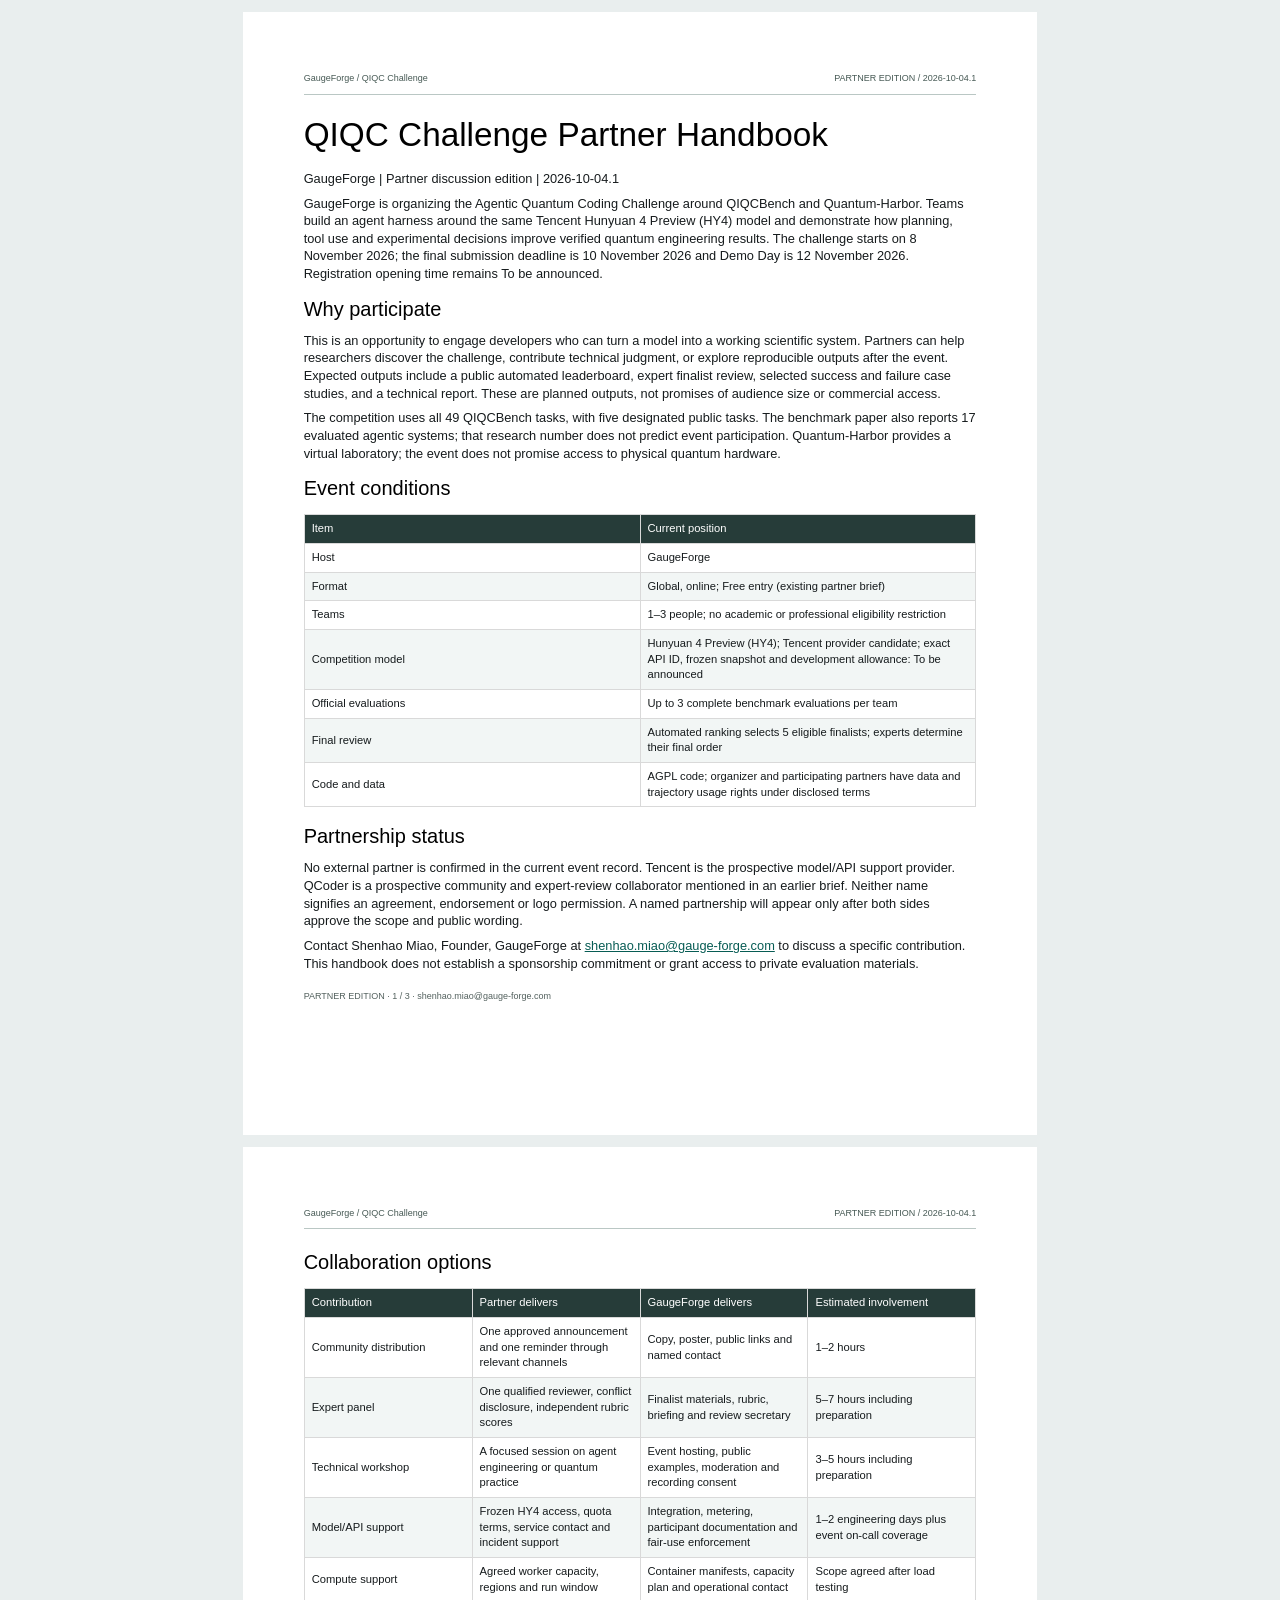
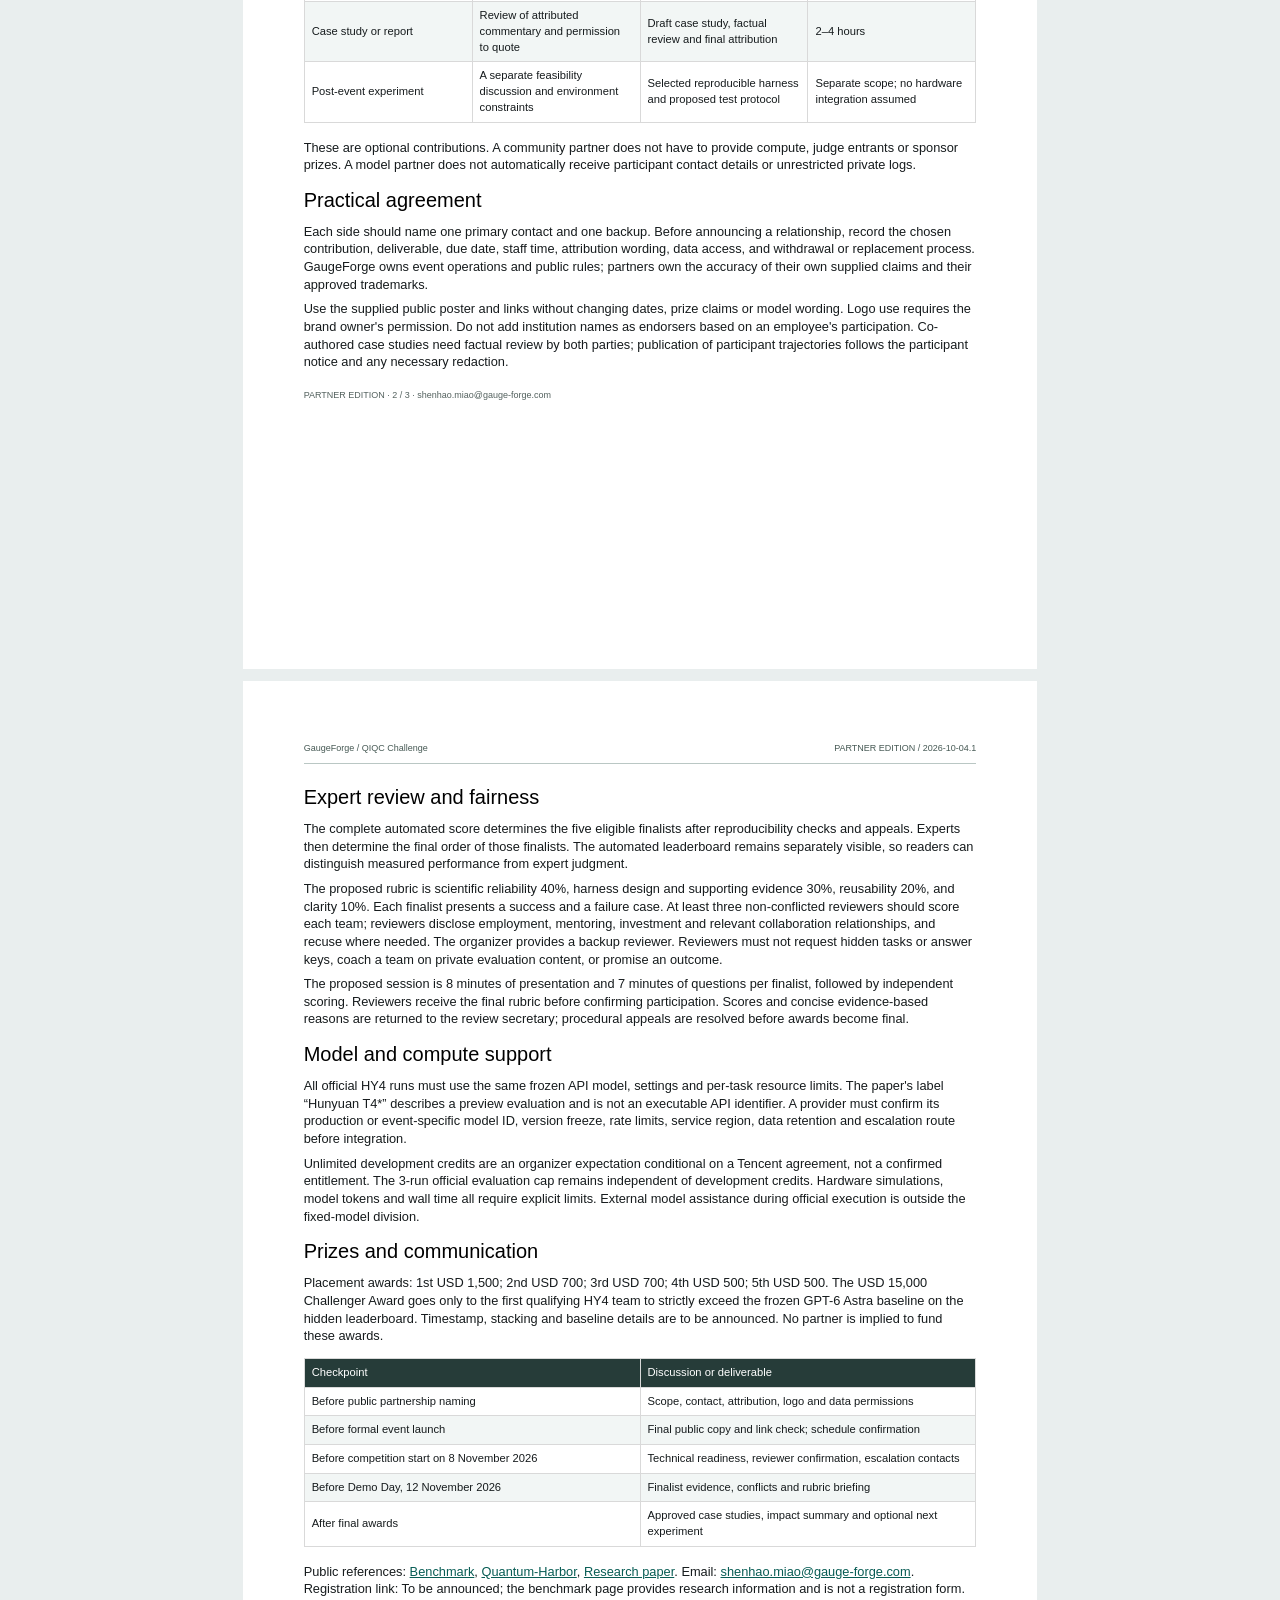
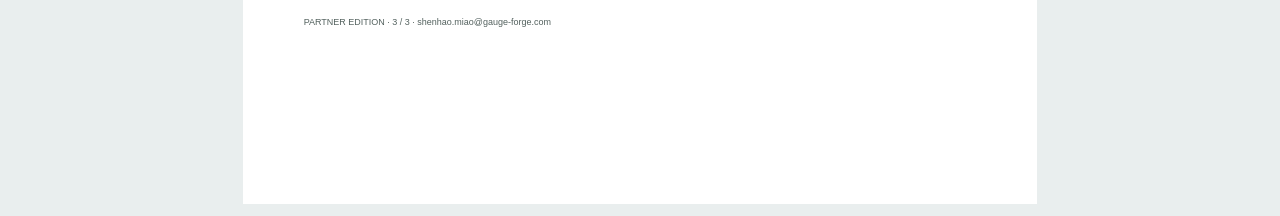
<file: dist/downloads/partner-handbook.html>
<!doctype html><html lang="en"><meta charset="utf-8"><meta name="viewport" content="width=device-width,initial-scale=1"><title>partner-handbook | QIQC Challenge</title><style>*{box-sizing:border-box}html{background:#e9eeee}body{margin:0;color:#161b1d;font-family:'Helvetica Neue',Helvetica,sans-serif;font-size:11pt;line-height:1.55;letter-spacing:0}section.page{width:210mm;min-height:297mm;padding:18mm 18mm 16mm;margin:12px auto;background:white;break-after:page}section.page:last-child{break-after:auto}header{font-size:9px;color:#465954;border-bottom:1px solid #bac7c4;padding-bottom:9px;margin-bottom:20px;display:flex;justify-content:space-between}h1{font-size:27pt;line-height:1.2;margin:4px 0 15px;color:#000}h2{font-size:16pt;line-height:1.3;margin:21px 0 10px;color:#000;break-after:avoid}h3{font-size:12pt;color:#000}p{margin:9px 0}a{color:#075c54;overflow-wrap:anywhere}table{width:100%;border-collapse:collapse;font-size:9.4pt;line-height:1.4;margin:13px 0 16px;table-layout:fixed}th,td{border:1px solid #d9d9d9;padding:7px 8px;vertical-align:middle;overflow-wrap:anywhere}th{background:#263c39;color:#fff;text-align:left}tr:nth-child(even) td{background:#f2f6f5}tr{break-inside:avoid}thead{display:table-header-group}code{font-family:'Helvetica Neue',Helvetica,sans-serif;font-size:.87em;overflow-wrap:anywhere}pre{white-space:pre-wrap;overflow-wrap:anywhere;background:#f3f5f5;border:1px solid #d9d9d9;padding:12px;font-size:9.4pt;line-height:1.5;break-inside:avoid}ol,ul{padding-left:22px}li{margin:5px 0}footer{margin-top:18px;font-size:9px;color:#53615e}.internal table{font-size:9pt}.decision{font-size:10pt}.decision h1{font-size:24pt}.decision table{font-size:9pt}.decision td{padding:8px} @page{size:A4;margin:0} @media print{html{background:white}section.page{margin:0;box-shadow:none;min-height:297mm}a{text-decoration:none}}body{font-size:10pt;line-height:1.43}section.page{padding:16mm}h1{font-size:25pt}h2{font-size:15pt;margin-top:17px}table{font-size:8.8pt}th,td{padding:6px 7px}.internal{font-size:10.5pt}.internal table{font-size:8.6pt}.internal th,.internal td{padding:5px 7px}.decision{font-size:10pt}.partner-handbook{font-size:9.6pt;line-height:1.38}.partner-handbook h2{margin-top:13px}.partner-handbook p{margin:7px 0}.partner-handbook table{font-size:8.4pt}h1,h2,h3,h4,h5,h6,b,strong,th{font-weight:400}</style><body class="  partner-handbook"><section class="page"><header><span>GaugeForge / QIQC Challenge</span><span>PARTNER EDITION / 2026-10-04.1</span></header><h1>QIQC Challenge Partner Handbook</h1>
<p>GaugeForge | Partner discussion edition | 2026-10-04.1</p>
<p>GaugeForge is organizing the <strong>Agentic Quantum Coding Challenge</strong> around QIQCBench and Quantum-Harbor. Teams build an agent harness around the same Tencent Hunyuan 4 Preview (HY4) model and demonstrate how planning, tool use and experimental decisions improve verified quantum engineering results. The challenge starts on <strong>8 November 2026</strong>; the final submission deadline is <strong>10 November 2026</strong> and Demo Day is <strong>12 November 2026</strong>. Registration opening time remains To be announced.</p>
<h2>Why participate</h2>
<p>This is an opportunity to engage developers who can turn a model into a working scientific system. Partners can help researchers discover the challenge, contribute technical judgment, or explore reproducible outputs after the event. Expected outputs include a public automated leaderboard, expert finalist review, selected success and failure case studies, and a technical report. These are planned outputs, not promises of audience size or commercial access.</p>
<p>The competition uses all 49 QIQCBench tasks, with five designated public tasks. The benchmark paper also reports 17 evaluated agentic systems; that research number does not predict event participation. Quantum-Harbor provides a virtual laboratory; the event does not promise access to physical quantum hardware.</p>
<h2>Event conditions</h2>
<table>
<thead>
<tr>
<th>Item</th>
<th>Current position</th>
</tr>
</thead>
<tbody><tr>
<td>Host</td>
<td>GaugeForge</td>
</tr>
<tr>
<td>Format</td>
<td>Global, online; Free entry (existing partner brief)</td>
</tr>
<tr>
<td>Teams</td>
<td>1–3 people; no academic or professional eligibility restriction</td>
</tr>
<tr>
<td>Competition model</td>
<td>Hunyuan 4 Preview (HY4); Tencent provider candidate; exact API ID, frozen snapshot and development allowance: To be announced</td>
</tr>
<tr>
<td>Official evaluations</td>
<td>Up to 3 complete benchmark evaluations per team</td>
</tr>
<tr>
<td>Final review</td>
<td>Automated ranking selects 5 eligible finalists; experts determine their final order</td>
</tr>
<tr>
<td>Code and data</td>
<td>AGPL code; organizer and participating partners have data and trajectory usage rights under disclosed terms</td>
</tr>
</tbody></table>
<h2>Partnership status</h2>
<p><strong>No external partner is confirmed in the current event record.</strong> Tencent is the prospective model/API support provider. QCoder is a prospective community and expert-review collaborator mentioned in an earlier brief. Neither name signifies an agreement, endorsement or logo permission. A named partnership will appear only after both sides approve the scope and public wording.</p>
<p>Contact <strong>Shenhao Miao, Founder, GaugeForge</strong> at <a href="mailto:shenhao.miao@gauge-forge.com">shenhao.miao@gauge-forge.com</a> to discuss a specific contribution. This handbook does not establish a sponsorship commitment or grant access to private evaluation materials.</p>
<footer>PARTNER EDITION · 1 / 3 · shenhao.miao@gauge-forge.com</footer></section><section class="page"><header><span>GaugeForge / QIQC Challenge</span><span>PARTNER EDITION / 2026-10-04.1</span></header><h2>Collaboration options</h2>
<table>
<thead>
<tr>
<th>Contribution</th>
<th>Partner delivers</th>
<th>GaugeForge delivers</th>
<th>Estimated involvement</th>
</tr>
</thead>
<tbody><tr>
<td>Community distribution</td>
<td>One approved announcement and one reminder through relevant channels</td>
<td>Copy, poster, public links and named contact</td>
<td>1–2 hours</td>
</tr>
<tr>
<td>Expert panel</td>
<td>One qualified reviewer, conflict disclosure, independent rubric scores</td>
<td>Finalist materials, rubric, briefing and review secretary</td>
<td>5–7 hours including preparation</td>
</tr>
<tr>
<td>Technical workshop</td>
<td>A focused session on agent engineering or quantum practice</td>
<td>Event hosting, public examples, moderation and recording consent</td>
<td>3–5 hours including preparation</td>
</tr>
<tr>
<td>Model/API support</td>
<td>Frozen HY4 access, quota terms, service contact and incident support</td>
<td>Integration, metering, participant documentation and fair-use enforcement</td>
<td>1–2 engineering days plus event on-call coverage</td>
</tr>
<tr>
<td>Compute support</td>
<td>Agreed worker capacity, regions and run window</td>
<td>Container manifests, capacity plan and operational contact</td>
<td>Scope agreed after load testing</td>
</tr>
<tr>
<td>Case study or report</td>
<td>Review of attributed commentary and permission to quote</td>
<td>Draft case study, factual review and final attribution</td>
<td>2–4 hours</td>
</tr>
<tr>
<td>Post-event experiment</td>
<td>A separate feasibility discussion and environment constraints</td>
<td>Selected reproducible harness and proposed test protocol</td>
<td>Separate scope; no hardware integration assumed</td>
</tr>
</tbody></table>
<p>These are optional contributions. A community partner does not have to provide compute, judge entrants or sponsor prizes. A model partner does not automatically receive participant contact details or unrestricted private logs.</p>
<h2>Practical agreement</h2>
<p>Each side should name one primary contact and one backup. Before announcing a relationship, record the chosen contribution, deliverable, due date, staff time, attribution wording, data access, and withdrawal or replacement process. GaugeForge owns event operations and public rules; partners own the accuracy of their own supplied claims and their approved trademarks.</p>
<p>Use the supplied public poster and links without changing dates, prize claims or model wording. Logo use requires the brand owner&#39;s permission. Do not add institution names as endorsers based on an employee&#39;s participation. Co-authored case studies need factual review by both parties; publication of participant trajectories follows the participant notice and any necessary redaction.</p>
<footer>PARTNER EDITION · 2 / 3 · shenhao.miao@gauge-forge.com</footer></section><section class="page"><header><span>GaugeForge / QIQC Challenge</span><span>PARTNER EDITION / 2026-10-04.1</span></header><h2>Expert review and fairness</h2>
<p>The complete automated score determines the five eligible finalists after reproducibility checks and appeals. Experts then determine the final order of those finalists. The automated leaderboard remains separately visible, so readers can distinguish measured performance from expert judgment.</p>
<p>The proposed rubric is scientific reliability 40%, harness design and supporting evidence 30%, reusability 20%, and clarity 10%. Each finalist presents a success and a failure case. At least three non-conflicted reviewers should score each team; reviewers disclose employment, mentoring, investment and relevant collaboration relationships, and recuse where needed. The organizer provides a backup reviewer. Reviewers must not request hidden tasks or answer keys, coach a team on private evaluation content, or promise an outcome.</p>
<p>The proposed session is 8 minutes of presentation and 7 minutes of questions per finalist, followed by independent scoring. Reviewers receive the final rubric before confirming participation. Scores and concise evidence-based reasons are returned to the review secretary; procedural appeals are resolved before awards become final.</p>
<h2>Model and compute support</h2>
<p>All official HY4 runs must use the same frozen API model, settings and per-task resource limits. The paper&#39;s label “Hunyuan T4*” describes a preview evaluation and is not an executable API identifier. A provider must confirm its production or event-specific model ID, version freeze, rate limits, service region, data retention and escalation route before integration.</p>
<p>Unlimited development credits are an organizer expectation conditional on a Tencent agreement, <strong>not a confirmed entitlement</strong>. The 3-run official evaluation cap remains independent of development credits. Hardware simulations, model tokens and wall time all require explicit limits. External model assistance during official execution is outside the fixed-model division.</p>
<h2>Prizes and communication</h2>
<p>Placement awards: 1st USD 1,500; 2nd USD 700; 3rd USD 700; 4th USD 500; 5th USD 500. The USD 15,000 Challenger Award goes only to the <strong>first qualifying HY4 team to strictly exceed the frozen GPT-6 Astra baseline on the hidden leaderboard</strong>. Timestamp, stacking and baseline details are to be announced. No partner is implied to fund these awards.</p>
<table>
<thead>
<tr>
<th>Checkpoint</th>
<th>Discussion or deliverable</th>
</tr>
</thead>
<tbody><tr>
<td>Before public partnership naming</td>
<td>Scope, contact, attribution, logo and data permissions</td>
</tr>
<tr>
<td>Before formal event launch</td>
<td>Final public copy and link check; schedule confirmation</td>
</tr>
<tr>
<td>Before competition start on 8 November 2026</td>
<td>Technical readiness, reviewer confirmation, escalation contacts</td>
</tr>
<tr>
<td>Before Demo Day, 12 November 2026</td>
<td>Finalist evidence, conflicts and rubric briefing</td>
</tr>
<tr>
<td>After final awards</td>
<td>Approved case studies, impact summary and optional next experiment</td>
</tr>
</tbody></table>
<p>Public references: <a href="https://gauge-forge.com/qiqc">Benchmark</a>, <a href="https://github.com/GaugeForge/Quantum-Harbor">Quantum-Harbor</a>, <a href="https://arxiv.org/abs/2609.17439">Research paper</a>. Email: <a href="mailto:shenhao.miao@gauge-forge.com">shenhao.miao@gauge-forge.com</a>. Registration link: <strong>To be announced</strong>; the benchmark page provides research information and is not a registration form.</p>
<footer>PARTNER EDITION · 3 / 3 · shenhao.miao@gauge-forge.com</footer></section></body></html>
</file>
<file: dist/styles.css>
:root{--font-site:'Helvetica Neue',Helvetica,sans-serif;--paper:#f5f7f8;--ink:#162725;--muted:#4b605a;--line:#bccbc6;--green:#286e5c;--accent-soft:#b4f889;--white:#fff}*{box-sizing:border-box}html{scroll-behavior:smooth;scroll-padding-top:100px}body{margin:0;background:var(--paper);color:var(--ink);font:16px/1.6 var(--font-site);letter-spacing:0}a{color:inherit;text-underline-offset:4px}button,a{touch-action:manipulation}button{font:inherit;cursor:pointer}a:focus-visible,button:focus-visible,summary:focus-visible{outline:3px solid #286e5c;outline-offset:5px}h1,h2,h3,p{margin-top:0}h1{font-size:62px;line-height:1.06;margin-bottom:22px;letter-spacing:0}h2{font-size:34px;line-height:1.18;margin-bottom:18px}h3{font-size:21px;line-height:1.3;margin-bottom:10px}.wrap{max-width:1200px;margin:auto;padding-left:36px;padding-right:36px}.small{font-size:13px;color:var(--muted)}.eyebrow{font-family:var(--font-site);font-size:12px;font-weight:400;margin-bottom:18px}.site-header{min-height:82px;display:flex;align-items:center;justify-content:space-between;gap:24px;padding:16px 36px;border-bottom:1px solid var(--line);background:var(--paper);position:sticky;top:0;z-index:10}.brand{font:400 27px/1.2 var(--font-site);text-decoration:none;white-space:nowrap}.brand span{color:#286e5c}.site-header nav{display:flex;gap:20px;align-items:center;font-size:13px;font-weight:400}.site-header nav a{text-decoration:none;white-space:nowrap}.site-header nav a:hover{color:var(--green)}#menu-toggle{display:none;width:46px;height:46px;background:transparent;border:1px solid var(--line);border-radius:4px}#menu-toggle img{width:23px;height:23px}.skip{position:absolute;left:12px;top:-60px;padding:10px;background:var(--white);z-index:100}.skip:focus{top:10px}.hero{position:relative;min-height:780px;overflow:hidden;background:#f5f7f8}.hero-copy{position:relative;z-index:1;padding-top:44px}.hero .lead{font-size:20px;line-height:1.5;max-width:690px;margin-bottom:24px}.actions{display:flex;gap:24px;align-items:center;flex-wrap:wrap}.button{min-height:48px;display:inline-flex;gap:12px;align-items:center;justify-content:center;padding:12px 20px;text-decoration:none;font-weight:400;font-size:14px;border-radius:4px;border:1px solid var(--ink);max-width:100%}.button.primary{background:var(--accent-soft);color:var(--ink)}.button.primary:hover{background:#a4eb78}.button.secondary{background:white}.text-link{display:inline-flex;gap:10px;align-items:center;font-size:14px;font-weight:400}.icon{width:18px;height:18px;flex-shrink:0}.hero .small{margin-top:12px}.hero-visual{position:absolute;bottom:0;left:0;right:0;margin:0;height:350px}.hero-visual>img{width:100%;height:315px;object-fit:fill}.hero-visual figcaption{text-align:right;padding:0 36px;font:11px var(--font-site);color:var(--muted)}.event-strip{border-top:1px solid var(--line);border-bottom:1px solid var(--line);background:white}.strip-grid{display:grid;grid-template-columns:1.5fr 1fr 1fr 1fr;padding-top:22px;padding-bottom:22px;gap:28px}.strip-grid span{display:block;font:11px var(--font-site);color:var(--muted);margin-bottom:7px}.strip-grid strong{font-size:20px}.section{padding-top:80px;padding-bottom:80px}.section-heading{max-width:790px;margin-bottom:36px}.section-heading p:last-child{max-width:690px;color:var(--muted)}.steps{list-style:none;padding:0;display:grid;grid-template-columns:repeat(4,1fr);gap:32px;margin:0 0 48px}.steps li{border-top:2px solid var(--line);padding-top:20px}.steps li>span{font:14px var(--font-site);color:var(--green);display:block;margin-bottom:18px}.steps p{font-size:15px;color:var(--muted)}.research-line{border-top:1px solid var(--line);padding-top:24px;display:flex;gap:28px;align-items:center}.research-line p{flex:1;margin:0;font-size:14px}.research-line a{font-size:13px;font-weight:400;display:inline-flex;gap:8px;align-items:center;white-space:nowrap}.awards-band{background:#163d37;color:white;padding:62px 0}.awards-band .small{color:#c7d8d3}.awards-grid{display:grid;grid-template-columns:1.3fr 1fr;gap:100px}.awards-grid h2{font-size:48px;color:#b4f889}.awards-grid p{max-width:530px}.prize-list{margin:0}.prize-list>div{display:flex;justify-content:space-between;border-bottom:1px solid #52726b;padding:5px 0}.prize-list dd{margin:0;font-weight:400}.prize-list+.small{margin-top:18px}.timeline{display:grid;grid-template-columns:repeat(4,1fr);border-top:1px solid var(--line);gap:24px}.timeline>div{padding:24px 0;border-bottom:1px solid var(--line)}.timeline span{display:block;font-size:13px;color:var(--muted);margin-bottom:13px}.timeline strong{font-size:20px}.timeline .confirmed{border-top:3px solid var(--green);margin-top:-2px}.timeline+.small{margin-top:20px}.rules-section{background:#eaf0ed;border-top:1px solid var(--line);border-bottom:1px solid var(--line)}.rules-grid{display:grid;grid-template-columns:1fr 1fr;gap:70px;margin-bottom:24px}.rules-grid ul{padding-left:20px}.rules-grid li{padding-left:3px;margin-bottom:9px}.rules-grid p{font-size:15px}.rules-section .text-link{margin-left:24px}.terminal{border:1px solid #9cb0a9;border-radius:4px;overflow:hidden;background:white}.terminal-bar{display:flex;align-items:center;justify-content:space-between;padding:8px 14px;background:#e7eeeb;border-bottom:1px solid var(--line);font:12px var(--font-site)}.terminal-bar button{display:flex;align-items:center;justify-content:center;width:40px;height:40px;border:0;background:transparent;border-radius:3px}.terminal-bar button:hover{background:#d0dfd9}.terminal-bar img{width:20px;height:20px}.terminal pre{margin:0;padding:22px;white-space:pre-wrap;overflow-wrap:anywhere;font:13px/1.9 var(--font-site);tab-size:2}.note{margin-top:18px}.partners-section{border-top:1px solid var(--line);border-bottom:1px solid var(--line);background:white}.partner-content{max-width:790px}.faq{max-width:900px}.faq details{border-bottom:1px solid var(--line);padding:16px 0}.faq summary{font-size:17px;font-weight:400;cursor:pointer;padding:7px 30px 7px 0}.faq p{margin:10px 0 4px;max-width:780px;color:var(--muted)}.participate-band{background:#dcebe5;padding:64px 0}.participate-band .contact{display:block;margin-top:22px;overflow-wrap:anywhere}.participate-band .small{margin-top:12px}.site-footer{padding-top:40px;padding-bottom:45px;display:grid;grid-template-columns:1fr 1fr;gap:20px;font-size:12px;color:var(--muted)}.site-footer p{margin:0}.site-footer .brand{color:var(--ink)}#copy-status{min-height:20px;margin:7px 0 0} @media(min-width:1700px){.hero{min-height:810px}.hero-visual{height:370px}.hero-visual>img{height:335px}} @media(max-width:1100px){.site-header nav{gap:12px;font-size:12px}.brand{font-size:24px}.site-header{padding:16px 24px}.awards-grid{gap:48px}} @media(max-width:900px){.site-header{flex-wrap:wrap;min-height:76px}#menu-toggle{display:flex;align-items:center;justify-content:center;margin-left:auto}.site-header nav{display:none;width:100%;flex-wrap:wrap;padding:12px 0;font-size:14px;gap:0}.site-header nav.open{display:flex}.site-header nav a{padding:12px 20px 12px 0;width:50%}.wrap{padding-left:24px;padding-right:24px}h1{font-size:50px}.hero{min-height:730px}.hero-visual{height:260px}.hero-visual>img{height:230px}.steps{grid-template-columns:1fr 1fr}.strip-grid{grid-template-columns:1fr 1fr;gap:20px}.timeline{grid-template-columns:1fr 1fr}.research-line{flex-wrap:wrap}.research-line p{flex-basis:100%}.rules-grid{gap:30px}.awards-grid{gap:40px}.hero-visual figcaption{font-size:10px;padding:0 24px}} @media(max-width:600px){html{scroll-padding-top:88px}.site-header{padding:12px 20px}.wrap{padding-left:20px;padding-right:20px}h1{font-size:38px;line-height:1.1}h2{font-size:29px}h3{font-size:20px}.hero{min-height:705px}.hero-copy{padding-top:30px}.hero .lead{font-size:17px}.hero-visual{height:235px}.hero-visual>img{height:200px;object-fit:cover;object-position:center}.hero-visual figcaption{text-align:left;font-size:9px;padding:0 20px}.hero .actions{gap:16px}.hero .text-link{font-size:13px}.button{padding:11px 14px;font-size:13px}.strip-grid strong{font-size:17px}.section{padding-top:54px;padding-bottom:54px}.steps{gap:20px}.steps p{font-size:14px}.awards-grid,.rules-grid{grid-template-columns:1fr;gap:30px}.awards-band{padding:48px 0}.awards-grid h2{font-size:43px}.rules-section .text-link{margin:20px 0 0;display:flex}.timeline{gap:12px}.timeline strong{font-size:17px}.timeline span{font-size:12px}.terminal pre{padding:16px;font-size:11px}.terminal-bar{font-size:10px}.site-footer{grid-template-columns:1fr}.participate-band{padding:48px 0}.faq summary{font-size:16px}.research-line{gap:18px}.eyebrow{font-size:11px}} @media(prefers-reduced-motion:reduce){html{scroll-behavior:auto}}

/* Homepage: atmosphere behind the information, never over it. */
:root{--paper:#f5f7f8;--ink:#173b32;--muted:#5e736c;--line:#cbd7d2}
.wrap{max-width:1360px;padding-left:64px;padding-right:64px}.site-header{height:78px;min-height:78px;padding:0 64px;background:#f5f7f8f5;border-color:#dbe3df}.site-header nav{gap:32px}.brand{font-size:25px}.hero{min-height:max(690px,calc(100svh - 78px));display:flex;isolation:isolate;overflow:hidden}.hero-field{position:absolute;inset:0;z-index:-2;pointer-events:none}.hero-field canvas{display:block;width:100%;height:100%}.field-fallback{position:absolute;width:100%;height:100%;object-fit:cover;opacity:.42}.hero-field.ready .field-fallback{display:none}.hero:after{content:'';position:absolute;inset:0;z-index:-1;pointer-events:none;background:linear-gradient(180deg,#f5f7f822,transparent 22%,transparent 70%,#f5f7f87a)}.hero-inner{width:100%;display:flex;flex-direction:column;padding-top:clamp(44px,7vh,90px);padding-bottom:18px}.hero-copy{padding:0;position:relative;z-index:1;max-width:1020px}.hero .eyebrow{font-size:11px;letter-spacing:2px;margin-bottom:28px;display:table}.hero #hero-title{font-size:clamp(64px,7.1vw,110px);font-weight:400;line-height:1.02;letter-spacing:-5px;display:table;margin:0 0 27px}.hero #hero-title span{color:#286e5c}.hero .lead{font-size:19px;max-width:none;display:table;margin-bottom:32px}.hero-actions{display:flex;gap:15px;width:fit-content}.button{border-radius:3px;gap:22px;min-height:52px;padding:13px 23px;font-size:13px}.button.primary{border-color:#286e5c;background:#b4f889}.button.ghost{background:#f5f7f8e8;border-color:#9ab0a5}.hero .registration-note{font-size:11px;color:#667d72;margin:13px 0 0;width:fit-content}.protected{position:relative;isolation:isolate}.protected:before{content:'';position:absolute;inset:-12px -17px;background:rgba(245,247,248,.96);filter:blur(12px);z-index:-1;pointer-events:none;border-radius:12px}.hero-bottom{display:grid;grid-template-columns:1fr 250px;gap:80px;margin-top:auto;padding-top:62px;padding-bottom:30px}.hero-timeline{max-width:740px}.timeline-label{display:flex;justify-content:space-between;font:10px var(--font-site);letter-spacing:1.2px;padding-bottom:13px;border-bottom:1px solid #bbcfc5}.timeline-label span{color:var(--muted);letter-spacing:0}.hero-timeline ol{display:grid;grid-template-columns:repeat(3,1fr);list-style:none;margin:16px 0 0;padding:0;gap:20px}.hero-timeline li{position:relative}.hero-timeline time{font:12px var(--font-site);display:flex;align-items:baseline;gap:9px}.hero-timeline time strong{font:36px/1.2 var(--font-site);letter-spacing:-1px;font-weight:400}.hero-timeline li>span{display:block;margin-top:7px;font-size:12px;color:#556f62}.hero-team>span{display:block;font:10px var(--font-site);letter-spacing:1px;margin-bottom:15px}.hero-team>strong{display:block;font:36px/1 var(--font-site);letter-spacing:-1px}.hero-team small{font:13px var(--font-site);letter-spacing:0}.hero-team a{display:flex;justify-content:space-between;margin-top:18px;font-size:12px;text-decoration:none}.hero-footnote{display:flex;align-items:center;justify-content:space-between;font:8px var(--font-site);letter-spacing:1.2px;color:#758b81;padding-top:10px}.hero-footnote button{font:10px var(--font-site);letter-spacing:0;color:#5e766b;border:0;background:transparent;min-height:32px;padding:5px 0}.hero-footnote .protected:before{inset:-4px -10px;filter:blur(6px)}
/* A full second section devoted to the rules and their examples. */
.section{padding-top:88px;padding-bottom:88px}.rules-section{background:#edf2ef;border-top:1px solid #ccd9d1}.eyebrow{letter-spacing:1.5px;font-size:11px;font-weight:400;color:#5e7b6c}h2{font-size:clamp(38px,4vw,58px);line-height:1.08;font-weight:400;letter-spacing:-2px}h3{font-weight:400;letter-spacing:-.4px}.heading-split{max-width:none;display:flex;justify-content:space-between;align-items:flex-end;gap:48px;margin-bottom:48px}.heading-split h2{margin-bottom:0}.heading-split>p{font-size:15px;line-height:1.7;color:var(--muted);margin:0 0 3px;max-width:390px}.rules-layout{display:grid;grid-template-columns:1.05fr 1fr;gap:76px}.rule-row{display:flex;gap:23px;padding:22px 0;border-top:1px solid #c5d4ca}.rule-number{font:11px var(--font-site);color:#7d9588;padding-top:3px}.rule-label{display:block;font:10px var(--font-site);letter-spacing:1px;color:#617d6d;margin-bottom:12px}.rule-row h3{font-size:21px;line-height:1.25;margin-bottom:6px}.rule-row h3 small{font-size:14px}.rule-row p{font-size:13px;color:var(--muted);margin:0}.rule-facts>.text-link{margin:20px 0 0!important}.evaluation-demo{padding:28px;background:#fafcfb;border:1px solid #d4e0d8;border-radius:8px}.demo-topline{display:flex;justify-content:space-between;align-items:center;gap:10px;font:9px var(--font-site);color:#6b8477;letter-spacing:.7px;margin-bottom:25px}.demo-badge{padding:4px 8px;border:1px solid #d3e1d8;border-radius:20px;letter-spacing:0}.evaluation-demo h3{font-size:25px;margin-bottom:10px}.evaluation-demo>p{font-size:13px;color:var(--muted);max-width:370px}.task-grid{display:grid;grid-template-columns:repeat(7,1fr);gap:5px;margin:24px 0 12px}.task-cell{display:flex;justify-content:center;align-items:center;height:27px;border:1px solid #dce6e0;border-radius:2px;font:9px var(--font-site);color:#90a69a;background:#eef3f0;transition:background .3s,color .3s,border-color .3s}.task-cell.public{background:#c4dcd0;color:#356b51;border-color:#b8d2c2}.task-grid.evaluated .task-cell{border-color:#739885;background:#c9ded1;color:#35634b}.task-grid.evaluated .task-cell.public{background:#39745a;color:#fff}.task-key{display:flex;gap:18px;font:10px var(--font-site);color:#6f8479}.task-key i{display:inline-block;width:6px;height:6px;background:#729e84;margin-right:5px}.task-key span+span i{background:#d3dfd8}.attempts{display:flex;gap:7px;align-items:center;padding:22px 0 16px}.attempts>span{font:10px var(--font-site);display:grid;place-items:center;width:29px;height:29px;border:1px solid #ccdbd1;border-radius:50%;color:#879d90}.attempts>span.used{background:#376c54;border-color:#376c54;color:white}.attempts>strong{margin-left:auto;font:11px var(--font-site)}.demo-actions{display:flex;gap:18px;align-items:center}.button.dark{background:#244e3d;border-color:#244e3d;color:white;font-size:12px;min-height:43px;padding:10px 15px;flex:1}.button:disabled{cursor:default;opacity:.55}.reset{border:0;background:transparent;color:#627e6e;font-size:11px;text-decoration:underline;padding:10px 0}.evaluation-demo .demo-result{font:10px/1.7 var(--font-site);min-height:34px;margin:15px 0 0}.prize-overview{display:grid;grid-template-columns:1fr 1fr;gap:76px;border-top:1px solid #c5d4ca;margin-top:52px;padding-top:36px}.prize-overview h3{font-size:43px;letter-spacing:-1.7px;margin-bottom:14px}.prize-overview p{font-size:14px;color:var(--muted);max-width:475px}.place-amounts{display:flex;flex-wrap:wrap;gap:20px;font:12px var(--font-site);margin-top:24px}.place-amounts small{font-size:9px;color:#809887;margin-right:5px}.challenger-prize h3{color:#286e5c}.award-demo{display:grid;grid-template-columns:1fr 1.55fr;gap:55px;margin-top:44px;padding-top:34px;border-top:1px solid #c5d4ca}.award-demo h3{font-size:27px}.award-demo p{font-size:13px;color:var(--muted);max-width:540px}.scenario-buttons{display:flex;gap:7px;flex-wrap:wrap;margin-bottom:20px}.scenario-buttons button{padding:8px 11px;border:1px solid #c8d8ce;border-radius:4px;font-size:11px;color:#5c7666;background:transparent}.scenario-buttons button[aria-pressed=true]{background:#244e3d;color:#fff;border-color:#244e3d}#award-result{min-height:104px}#award-result strong{font-size:20px;font-weight:400;display:block;margin-bottom:8px}.award-example>small{display:block;font-size:10px;line-height:1.7;color:#6c8175;max-width:580px}.flow-section{background:#fafcfb}.flow-tabs{display:grid;grid-template-columns:repeat(4,1fr);gap:16px;margin-bottom:30px}.flow-tabs button{display:flex;align-items:center;gap:17px;text-align:left;background:transparent;border:0;border-top:1px solid #c6d6cc;color:#688573;padding:18px 0;font-size:18px}.flow-tabs button>span:first-child{font:10px var(--font-site)}.flow-tabs button>span:last-child{margin-left:auto;font-size:15px}.flow-tabs button[aria-pressed=true]{border-top:2px solid #315e49;color:#1f4d37;padding-top:17px}.flow-demo{display:grid;grid-template-columns:1fr 1fr;gap:55px;border:1px solid #d4dfd8;padding:38px;margin-bottom:34px;border-radius:6px}.flow-illustration{display:flex;flex-direction:column;justify-content:center;background:#edf3ee;border-radius:5px;padding:28px}.flow-illustration>span{font:9px var(--font-site);letter-spacing:1.2px;color:#5d8069}.flow-nodes{display:flex;align-items:center;gap:9px;margin:24px 0;justify-content:space-between}.flow-nodes span{background:#fafcfb;border:1px solid #c8d9cd;padding:14px 9px;font-size:12px;border-radius:3px;text-align:center;flex:1}.flow-nodes i{font-style:normal;color:#8ca797}.flow-loop{font:10px/1.5 var(--font-site);color:#749080;border-top:1px dashed #c2d6c8;padding-top:13px}.flow-explanation{min-height:210px;padding:10px 0}.flow-explanation h3{font-size:26px}.flow-explanation p{font-size:14px;color:var(--muted);margin-bottom:18px}.flow-note{display:block;font:10px/1.7 var(--font-site);color:#768b7e}.research-line a{font-weight:400}.site-footer{border-top:1px solid var(--line)}
@media(max-width:1050px){.wrap{padding-left:36px;padding-right:36px}.hero #hero-title{letter-spacing:-3px}.hero-bottom{gap:40px}.rules-layout,.prize-overview{gap:36px}.flow-demo{gap:28px;padding:26px}.award-demo{gap:30px}.hero-team{min-width:210px}}
@media(max-width:700px){.wrap{padding-left:24px;padding-right:24px}.hero #hero-title{font-size:52px;letter-spacing:-2px}.hero-bottom{grid-template-columns:1fr;gap:28px}.hero-team{max-width:260px}.rules-layout,.prize-overview,.award-demo,.flow-demo{grid-template-columns:1fr}.heading-split{display:block}.heading-split>p{margin-top:22px}.hero-footnote>span{max-width:210px;line-height:1.8}.flow-tabs{gap:10px}.flow-tabs button{font-size:13px;gap:8px}.hero-actions{flex-wrap:wrap}.hero-timeline time strong{font-size:29px}}
@media(prefers-reduced-motion:reduce){html{scroll-behavior:auto}.task-cell{transition:none}}

/* Reference title treatment: glyph halos instead of rectangular backplates. */
:root{--selection-lime:#b4f889;--selection-ink:#122d20}
::selection{background:var(--selection-lime);color:var(--selection-ink);text-shadow:none}
.hero:after{background:radial-gradient(ellipse 66% 53% at var(--wash-x,24%) var(--wash-y,25%),rgba(245,247,248,.52) 0%,rgba(245,247,248,.18) 54%,transparent 85%),linear-gradient(180deg,rgba(245,247,248,.10),transparent 25%,transparent 63%,rgba(245,247,248,.65) 100%)}
.protected:before,.hero-footnote .protected:before{content:none}
.protected{text-shadow:0 0 3px rgba(245,247,248,.96),0 0 10px rgba(245,247,248,.9),0 0 22px rgba(245,247,248,.7)}
.hero #hero-title{text-shadow:none}.hero #hero-title .title-line,.hero #hero-title .motion-surface{color:inherit;display:inline-block;max-width:100%}.hero #hero-title em{font-style:normal;color:#286e5c}
.hero #hero-title .motion-surface{text-shadow:0 1px 2px rgba(245,247,248,.98),0 0 9px rgba(245,247,248,.92),0 0 24px rgba(245,247,248,.8);transform:translate(0,0)}
.hero-actions .button{text-shadow:none}.hero-team,.hero-timeline{color:#173b32}.hero-footnote{color:#526b5e}
@media(hover:hover) and (pointer:fine) and (prefers-reduced-motion:no-preference){
 .hero #hero-title .motion-surface{transform:translate(var(--shift-x,0px),var(--shift-y,0px));transition:transform .35s cubic-bezier(.22,1,.36,1),text-shadow .35s ease}
 .title-line.is-hovered .motion-surface{text-shadow:2px 1px 0 rgba(40,110,92,.16),0 0 9px rgba(245,247,248,.92),0 0 24px rgba(245,247,248,.8)}
 .hero #hero-title.is-selecting .motion-surface{transform:none;transition:none}
}
@media(prefers-reduced-motion:reduce),(hover:none),(pointer:coarse){.hero #hero-title .motion-surface{transform:none!important;transition:none!important}}

/* Keep the scientific illustration in the page's upper-right corner. */
.hero-field{inset:auto;top:0;right:-30px;width:min(60vw,900px);height:clamp(280px,30vw,430px);mask-image:radial-gradient(ellipse 85% 83% at 75% 22%,#000 28%,rgba(0,0,0,.86) 52%,transparent 88%);-webkit-mask-image:radial-gradient(ellipse 85% 83% at 75% 22%,#000 28%,rgba(0,0,0,.86) 52%,transparent 88%)}
.hero-field .field-fallback{object-fit:fill}

/* The annotation follows the corner illustration, with a quiet resting state. */
.field-caption{position:absolute;top:calc(clamp(280px,30vw,430px) + 8px);right:clamp(24px,4.4vw,64px);width:min(365px,calc(60vw - 64px));z-index:2;color:#395e4b;opacity:.16;transition:opacity .35s ease;font:9px/1.7 var(--font-site);letter-spacing:.1px}
.field-caption p{font-size:10px;letter-spacing:1.5px;margin:0 0 4px}.field-caption>span{display:block}.field-caption>div{display:flex;align-items:center;justify-content:space-between;gap:12px;margin-top:3px}.field-caption button{border:0;background:transparent;color:inherit;font:9px var(--font-site);padding:7px 0 7px 7px;white-space:nowrap;min-height:32px}.hero.field-caption-visible .field-caption,.field-caption:hover,.field-caption:focus-within{opacity:1}
@media(prefers-reduced-motion:reduce){.field-caption{transition:none}}

/* Information order: identity → invitation → one participation area → rules. */
.hero-inner{padding-top:clamp(30px,4.8vh,55px);padding-bottom:20px}.hero-copy{max-width:900px}.hero .eyebrow{margin-bottom:21px}.hero #hero-title{font-size:clamp(58px,5.8vw,88px);letter-spacing:-3.5px;margin-bottom:18px}.event-intro{font-size:16px;line-height:1.55;color:#556f62;margin:0 0 17px;max-width:665px}.hero-slogan{font-size:clamp(21px,2vw,28px);font-weight:400;line-height:1.3;letter-spacing:-.6px;color:#1c503a;display:table;margin:0 0 22px}
.entry-basics{position:relative;z-index:3;margin-top:auto;padding-top:28px}.basics-heading{display:flex;align-items:baseline;justify-content:space-between;margin-bottom:13px}.basics-heading h2{font:18px/1.4 var(--font-site);letter-spacing:-.3px;margin:0;color:#385e49}.basics-heading>span{font:9px var(--font-site);letter-spacing:1.3px;color:#758d7e}.entry-timeline{display:grid;grid-template-columns:180px 1fr;align-items:center;padding:20px 24px;background:#edf2eefa;border:1px solid #cbd9cf;border-bottom:0;border-radius:5px 5px 0 0}.basic-label{display:block;font:9px/1.5 var(--font-site);letter-spacing:1.2px;color:#6b8575}.basic-label small{display:block;font:9px var(--font-site);letter-spacing:0;margin-top:7px}.entry-timeline ol{list-style:none;display:grid;grid-template-columns:repeat(3,1fr);gap:24px;margin:0;padding:0}.entry-timeline li{display:flex;align-items:center;gap:13px}.entry-timeline time{display:flex;align-items:baseline;gap:5px;font:10px var(--font-site);white-space:nowrap}.entry-timeline time strong{font:30px/1 var(--font-site);letter-spacing:-1px}.entry-timeline li>span{font-size:11px;max-width:85px;line-height:1.4;color:#5c7767}.entry-details{display:grid;grid-template-columns:1fr 1.12fr 245px;gap:30px;border:1px solid #cbd9cf;background:#f5f7f8fa;border-radius:0 0 5px 5px;padding:23px 24px}.entry-details h3{font-size:16px;line-height:1.35;margin:7px 0 6px;letter-spacing:-.2px}.entry-details p{font-size:12px;line-height:1.6;color:#607769;margin:0;max-width:350px}.entry-how{border-left:1px solid #d7e0d9;padding-left:28px}.entry-register{display:flex;flex-direction:column;justify-content:center;gap:9px}.register-now{width:100%;min-height:64px;justify-content:space-between;font-size:20px;font-weight:400;padding:16px 21px;letter-spacing:-.4px}.register-now .icon{height:22px;width:22px}.entry-register>span{text-align:center;font-size:10px;color:#768b7e}.rules-scroll{display:flex;justify-content:space-between;align-items:center;align-self:stretch;padding-top:18px;font:11px var(--font-site);color:#607d6a;text-decoration:none}.rules-scroll>span:last-child{font-size:20px;color:#315e49}.rules-scroll:hover{color:#244e3d}
#registration-dialog{width:min(520px,calc(100vw - 48px));border:1px solid #c5d6cb;border-radius:9px;padding:42px;background:#f5f7f8;color:var(--ink);box-shadow:0 20px 80px #183c3026}#registration-dialog::backdrop{background:#173b3255;backdrop-filter:blur(5px)}#registration-dialog h2{font-size:38px;margin-bottom:20px;letter-spacing:-1px}#registration-dialog>p:not(.eyebrow){font-size:15px;color:#5e7667;line-height:1.65}.dialog-close{position:absolute;right:12px;top:10px;min-height:36px;width:36px;border:0;background:transparent;color:#5e7667;font-size:25px}#registration-dialog .dialog-note{font-size:11px!important;margin:20px 0 0}
@media(max-width:1050px){.entry-timeline{grid-template-columns:120px 1fr}.entry-details{grid-template-columns:1fr 1fr 210px;gap:20px;padding:20px}.entry-how{padding-left:20px}.entry-timeline li{gap:9px}.hero #hero-title{letter-spacing:-2px}}
@media(max-width:700px){.entry-details{grid-template-columns:1fr}.entry-how{border-left:0;padding-left:0}.entry-timeline{grid-template-columns:1fr;gap:20px}.entry-timeline li{display:block}.entry-timeline li>span{display:block;margin-top:8px}.hero #hero-title{font-size:48px}.basics-heading>span{display:none}.entry-register{max-width:320px}.event-intro br{display:none}}

/* Match the supplied desktop reference: open spacing and a permanent lime slogan. */
@media(min-width:1051px){
 .hero-inner{padding-top:clamp(44px,6.4vh,60px);padding-bottom:38px}
 .hero #hero-title{font-size:clamp(64px,5.8vw,88px);line-height:1.02}
 .entry-basics{margin-top:0;padding-top:28px}
 .hero-field{height:clamp(280px,23vw,370px)}
 .field-caption{top:calc(clamp(280px,23vw,370px) + 8px)}
 .entry-who p{max-width:420px}
}
.hero-slogan{color:var(--selection-ink);text-shadow:none}
.hero-slogan mark{background:var(--selection-lime);color:var(--selection-ink);padding:1px 0 3px;text-shadow:none;box-decoration-break:clone;-webkit-box-decoration-break:clone}
.hero-slogan mark::selection{background:#122d20;color:#b4f889}
.register-now{background:#b4f889;border-color:#286e5c}

/* A visible, clickable downward invitation to the second section. */
.rules-scroll{display:flex;flex-direction:column;align-items:center;justify-content:center;align-self:center;gap:12px;margin:18px auto 0;padding:12px 32px 8px;min-width:220px;color:#315e49;text-align:center;border-radius:6px;cursor:pointer;transition:background .2s ease,color .2s ease}
.scroll-guide-copy{display:flex;flex-direction:column;gap:5px}.scroll-guide-label{font:9px/1.4 var(--font-site);letter-spacing:1.8px;color:#6b8575}.scroll-guide-copy strong{font:400 15px/1.4 var(--font-site);letter-spacing:.1px;text-underline-offset:4px}.scroll-guide-arrow{display:block;flex:none;color:#315e49;animation:scroll-guide-drift 2.8s ease-in-out infinite}
.rules-scroll:hover,.rules-scroll:focus-visible{background:#e6eee8;color:#173b32}.rules-scroll:hover .scroll-guide-copy strong,.rules-scroll:focus-visible .scroll-guide-copy strong{text-decoration:underline}
@keyframes scroll-guide-drift{0%,100%{transform:translateY(0)}50%{transform:translateY(6px)}}
@media(prefers-reduced-motion:reduce){.scroll-guide-arrow{animation:none}.rules-scroll{transition:none}}

/* Compact page-edge cue; participation labels are primary reading anchors. */
.hero-inner{padding-bottom:0}
.rules-scroll{display:block;position:relative;flex:none;align-self:stretch;width:100%;height:42px;min-width:0;margin:18px 0 0;padding:0;overflow:hidden;border-radius:0;color:#315e49;text-align:center;background:transparent}
.rules-scroll .rules-peek{display:block;font:400 76px/1 var(--font-site);letter-spacing:-3px;color:inherit;transform:translateY(5px);transition:transform .25s ease,color .25s ease}
.rules-scroll:hover,.rules-scroll:focus-visible{background:transparent;color:#173b32}
.rules-scroll:hover .rules-peek,.rules-scroll:focus-visible .rules-peek{transform:translateY(1px)}
.basic-label{font:400 15px/1.45 var(--font-site);letter-spacing:1.1px;color:#315e49}
.basic-label small{font:12px/1.45 var(--font-site);letter-spacing:0;color:#5c7767;margin-top:7px}
.entry-details h3{margin-top:10px}.entry-timeline{padding-top:18px;padding-bottom:18px}
@media(prefers-reduced-motion:reduce){.rules-scroll .rules-peek{transition:none}}

/* Anchor section dividers align with the bottom of the sticky navigation. */
html{scroll-padding-top:var(--nav-height,78px)}
.hero[id],.section[id]{scroll-margin-top:0}
.hero-inner{padding-bottom:28px}
.entry-basics .prize-overview{grid-template-columns:1fr 1.12fr;gap:32px;margin:0;padding:20px 24px;border:1px solid #cbd9cf;border-top:0;border-radius:0 0 5px 5px;background:#edf2eefa}
.entry-basics .entry-details{border-radius:0}
.entry-basics .prize-overview article{display:grid;grid-template-columns:auto 1fr;column-gap:20px;align-content:start}
.entry-basics .prize-overview .rule-label{grid-column:1/-1;font:400 12px/1.4 var(--font-site);letter-spacing:.9px;margin-bottom:8px;color:#3f6650}
.entry-basics .prize-overview h3{font-size:30px;line-height:1.2;letter-spacing:-1px;margin:0;white-space:nowrap}
.entry-basics .prize-overview p{font-size:11px;line-height:1.6;margin:0;max-width:none}
.entry-basics .place-amounts{grid-column:1/-1;gap:17px;font-size:11px;margin-top:10px}
@media(max-width:700px){.entry-basics .prize-overview{grid-template-columns:1fr;gap:24px}.entry-basics .prize-overview article{grid-template-columns:1fr}.entry-basics .prize-overview p{margin-top:8px}}

/* Shift the editorial column left without moving the corner illustration. */
@media(min-width:1051px){
 .wrap{margin-left:0;margin-right:auto;padding-left:clamp(40px,4.4vw,72px)}
 .field-caption{right:clamp(56px,6.4vw,104px)}
}

/* Open participation layout; the timeline itself supplies its structure. */
body,.section,.rules-section,.flow-section,.partners-section,.participate-band,.site-footer{background:#fff}
.hero{background:#f1f5f2}.site-header{background:#fffffffa}.hero .entry-timeline,.hero .entry-details,.hero .entry-basics .prize-overview{border:0;border-radius:0;background:transparent;padding-left:0;padding-right:0;box-shadow:none}
.entry-timeline{grid-template-columns:160px 1fr;padding-bottom:26px!important;align-items:start}.entry-timeline>.basic-label{padding-top:2px}.entry-timeline ol{position:relative;gap:0;padding-top:25px}.entry-timeline ol:before{content:'';position:absolute;top:7px;left:6px;right:calc(33.333% - 6px);height:1px;background:#9bb4a4}.entry-timeline li{position:relative;display:block;padding-right:24px}.entry-timeline li:before{content:'';position:absolute;left:0;top:-23px;width:11px;height:11px;border:2px solid #759584;border-radius:50%;background:#f1f5f2;box-shadow:0 0 0 5px #f1f5f2}.entry-timeline li:first-child:before{background:#49715b;border-color:#49715b}.entry-timeline time{gap:8px}.entry-timeline time strong{font-size:34px}.entry-timeline li>span{display:block;max-width:none;margin-top:8px;font-size:13px}.entry-details{padding-top:16px;padding-bottom:22px}.entry-how{border-left:1px solid #b8cbbc}.entry-basics .prize-overview{padding-top:18px;padding-bottom:20px}.rules-section{border-top:1px solid #e4e8e5}.flow-section,.partners-section{border-color:#e4e8e5}.flow-illustration{background:#f6f7f6}.flow-nodes span{background:#fff;border-color:#dfe4e0}.terminal-bar{background:#f5f6f5}

/* A guided evaluation, with the explanation beside the active scene. */
.rules-layout{grid-template-columns:minmax(290px,.78fr) minmax(0,1.22fr);gap:48px;align-items:start}.evaluation-demo{background:#fff;border:1px solid #e0e5e1;box-shadow:0 8px 35px #20332a05;border-radius:10px;padding:26px}.evaluation-demo h3{font-size:25px;line-height:1.25;margin-bottom:9px}.evaluation-demo>.evaluation-intro{max-width:520px;margin-bottom:25px}.demo-topline{font-size:9px;margin-bottom:18px}.demo-badge{border-color:#dfe4e0;color:#7b837e;letter-spacing:0}.eval-walkthrough{display:grid;grid-template-columns:minmax(0,1fr) minmax(0,1fr);gap:26px;min-height:366px}.eval-visual{min-width:0}.eval-path{position:relative;display:flex;flex-direction:column;gap:19px}.eval-path:before,.eval-path-progress{position:absolute;content:'';top:16px;left:14px;width:2px;height:calc(100% - 32px);background:#e3e8e4;z-index:0}.eval-path-progress{background:#a5c598;transform:scaleY(var(--eval-progress,0));transform-origin:top;transition:transform .8s cubic-bezier(.22,1,.36,1)}.eval-station{position:relative;display:flex;align-items:center;gap:12px;min-height:39px;color:#87928a;transition:color .5s ease}.eval-station i{position:relative;display:grid;place-items:center;width:30px;height:30px;flex:none;border-radius:50%;border:1px solid #d8e0db;background:#fff;font:11px var(--font-site);transition:background .5s,border-color .5s,color .5s;z-index:1}.eval-station>span{font-size:13px;line-height:1.4}.eval-station small{display:block;font-size:10px;color:#8b958f;margin-top:2px}.eval-station.active{color:#193f2c}.eval-station.active i{border-color:#7fa574;background:#e5f0df;color:#254c2c;box-shadow:0 0 0 5px #f2f6ef}.eval-station.complete{color:#55775e}.eval-station.complete i{background:#365d40;color:#fff;border-color:#365d40}.eval-scene{margin-top:24px;min-height:126px;background:#f7f8f6;border-radius:7px;padding:15px 14px;overflow:hidden}.eval-scene-panel[hidden]{display:none!important}.scene-kicker{display:block;font:8px/1.5 var(--font-site);letter-spacing:.8px;color:#7b887d;margin-bottom:11px}.eval-scene-panel>strong{display:block;font-size:17px;font-weight:400}.eval-scene-panel>p{font-size:10px;line-height:1.6;color:#778478;margin:10px 0 0}.harness-pair{display:flex;align-items:center;gap:12px}.harness-pair b{padding:7px 9px;background:#fff;border:1px solid #d8e2d7;border-radius:4px;font-size:13px;font-weight:400}.harness-pair>span{color:#98aa96}.task-pair{display:flex;align-items:center;justify-content:space-between;gap:8px}.task-pair strong{display:block;font:28px/1.2 var(--font-site);font-weight:400;letter-spacing:-1px}.task-pair span{font-size:9px;color:#7b887d}.task-pair>b{font-size:13px;font-weight:400;color:#90a08b}.evidence-chain{display:flex;align-items:center;justify-content:space-between;gap:4px;font-size:10px}.evidence-chain i{font-style:normal;color:#8c9e89}.eval-explanation{padding-left:22px;border-left:1px solid #e4e8e3;min-height:350px}.eval-explanation>.rule-label{font-size:9px;line-height:1.6;letter-spacing:.5px;color:#7d8b7d;margin-bottom:12px}.eval-explanation h4{font-size:22px;line-height:1.25;letter-spacing:-.5px;font-weight:400;margin:0 0 15px;color:#223e2b}.eval-explanation>p{font-size:13px;line-height:1.75;color:#61705f;margin-bottom:22px}.eval-takeaway{padding:13px 0 0;border-top:1px solid #e1e7dd}.eval-takeaway>span{font:8px var(--font-site);letter-spacing:1.2px;color:#87937e}.eval-takeaway p{font-size:12px;line-height:1.6;color:#385635;margin:8px 0 0}.eval-quota{display:flex;align-items:center;gap:12px;border-top:1px solid #e5e9e3;margin-top:22px;padding:17px 0}.eval-quota>span{font-size:11px;color:#74806f}.eval-quota .attempts{padding:0;margin-left:auto}.eval-quota>strong{font:11px var(--font-site);color:#486343}.eval-quota .attempts>span{width:24px;height:24px;font-size:10px}.demo-actions{gap:10px;flex-wrap:wrap}.demo-actions .button{font-size:11px;min-height:42px;padding:10px 13px}.demo-actions .dark{background:#2e4934;border-color:#2e4934;flex:1}.step-button{background:#fff;border-color:#d3ddce;color:#506c47}.evaluation-demo .demo-result{min-height:34px;color:#7b8776;font:10px/1.7 var(--font-site);margin-bottom:0}.evaluation-demo .reset{font-size:10px;margin-left:3px}
@media(max-width:1050px){.rules-layout{grid-template-columns:1fr;gap:35px}.evaluation-demo{max-width:740px}.entry-timeline{grid-template-columns:120px 1fr}}
@media(max-width:700px){.entry-timeline{grid-template-columns:1fr;gap:20px}.eval-walkthrough{grid-template-columns:1fr}.eval-explanation{border-left:0;border-top:1px solid #e4e8e3;padding:22px 0 0;min-height:0}.entry-timeline li>span{font-size:11px}.entry-timeline time strong{font-size:28px}}
@media(prefers-reduced-motion:reduce){.eval-path-progress,.eval-station,.eval-station i{transition:none}}
@media(min-width:1051px){.eval-walkthrough{min-height:440px}}

/* Timeline: the event leads; month and day share one typographic treatment. */
.entry-timeline li>.timeline-event{display:block;font:400 14px/1.45 var(--font-site);color:#315e49;margin:0 0 8px;max-width:none}
.entry-timeline time{display:block;font:12px/1.5 var(--font-site);letter-spacing:.2px;color:#5c7767}

/* Desktop rules: use the width, keep the single control at the top. */
.rules-section .heading-split{margin-bottom:22px;align-items:center}.rules-section .heading-split .eyebrow{margin-bottom:10px}.rules-section .heading-split>.text-link{margin:0;font-size:12px;white-space:nowrap}.rules-layout{display:flex;flex-direction:column;gap:20px}.rule-facts{width:100%;display:grid;grid-template-columns:repeat(4,minmax(0,1fr));gap:26px}.rule-row{gap:12px;padding:14px 0 0}.rule-row .rule-label{margin-bottom:7px;font-size:9px}.rule-row h3{font-size:17px;line-height:1.3;margin-bottom:6px}.rule-row p{font-size:11px;line-height:1.6}.rule-number{font-size:10px}.evaluation-demo{width:100%;max-width:none;padding:19px 24px 12px;border-radius:7px}.eval-header{display:flex;align-items:center;justify-content:space-between;gap:24px;margin-bottom:18px}.eval-eyebrow{font:8px/1.5 var(--font-site);letter-spacing:1px;color:#7b887d}.eval-header h3{font-size:21px;margin:5px 0 0;line-height:1.3}.eval-header-actions{display:flex;align-items:center;gap:18px;flex:none}.eval-header-actions .step-button{min-width:151px;min-height:42px;padding:9px 18px;border:1px solid #365d40;background:#365d40;color:white;font-size:13px;justify-content:space-between}.eval-header-actions .step-button:hover:not(:disabled){background:#26472e}.eval-header-actions .reset{font-size:11px}.eval-path{display:grid;grid-template-columns:repeat(4,1fr);gap:18px;margin-bottom:19px}.eval-path:before,.eval-path-progress{left:12.5%;top:14px;width:75%;height:2px}.eval-path-progress{transform:scaleX(var(--eval-progress,0));transform-origin:left}.eval-station{flex-direction:column;align-items:center;gap:6px;min-height:0;text-align:center}.eval-station>span{background:#fff;padding:0 7px;font-size:12px}.eval-station small{display:none}.eval-station i{width:29px;height:29px}.eval-walkthrough{grid-template-columns:minmax(240px,.85fr) minmax(0,1.65fr);gap:27px;min-height:0;align-items:stretch}.eval-explanation{min-height:145px;padding-left:27px}.eval-explanation>.rule-label{margin-bottom:5px;font-size:8px}.eval-explanation h4{font-size:20px;line-height:1.2;margin-bottom:8px}.eval-explanation>p{font-size:12px;line-height:1.65;margin:0 0 9px}.eval-takeaway{padding:0;border:0}.eval-takeaway>span{display:none}.eval-takeaway p{margin:0;font-size:11px;line-height:1.5;font-weight:400}.eval-scene{margin:0;min-height:145px;height:100%;display:flex;align-items:center;padding:18px 22px}.eval-scene-panel{width:100%}.eval-scene-panel>p{font-size:11px;margin-top:11px}.harness-pair b{font-size:17px}.task-pair{justify-content:flex-start;gap:22px}.evidence-chain{justify-content:flex-start;gap:14px;font-size:12px}.eval-quota{margin-top:13px;padding:9px 0;border-top:1px solid #e5e9e3;justify-content:flex-end}.eval-quota .attempts{margin-left:0}.eval-quota>span{margin-right:auto}.evaluation-demo .demo-result{margin-top:0;min-height:0;font-size:9px;line-height:1.5}.award-demo{margin-top:32px;padding-top:25px}
@media(min-width:1051px) and (max-height:800px){.rules-section .heading-split{margin-bottom:16px}.rules-layout{gap:16px}.eval-header{margin-bottom:13px}.evaluation-demo{padding-top:15px}.eval-path{margin-bottom:14px}.eval-explanation,.eval-scene{min-height:133px}}
@media(max-width:900px){.rule-facts{grid-template-columns:repeat(2,1fr)}.rules-section .heading-split{flex-wrap:wrap}.eval-walkthrough{grid-template-columns:1fr 1.4fr}}
@media(max-width:600px){.eval-header{align-items:flex-start;flex-wrap:wrap;gap:12px}.eval-header-actions{margin-left:auto}.eval-walkthrough{grid-template-columns:1fr}.eval-explanation{padding:16px 0 0;border-left:0;min-height:0}.eval-path{gap:7px}.eval-station>span{font-size:10px}.evaluation-demo{padding-left:16px;padding-right:16px}}

/* Two foreground accents: title green and slogan lime. */
:root{--accent:#286e5c;--accent-soft:#b4f889}
.button.primary,.register-now{background:var(--accent-soft);border-color:var(--accent-soft);color:#122d20}
.button.primary:hover,.register-now:hover{background:#a4eb78;border-color:var(--accent);color:#122d20}
.challenger-prize h3,.brand span{color:var(--accent)}
.button.dark,.demo-actions .dark,.scenario-buttons button[aria-pressed=true],.eval-header-actions .step-button{background:var(--accent);border-color:var(--accent);color:#fff}
.eval-header-actions .step-button:hover:not(:disabled){background:#205b4b;border-color:#205b4b}

.prize-number{display:inline-block;min-width:var(--number-width);text-align:right;font-variant-numeric:tabular-nums;letter-spacing:0}

/* Homepage proportions from the supplied full-width desktop reference. */
@media(min-width:1051px){
 .hero-inner.wrap{max-width:none;width:100%;margin:0;padding-left:4.2vw;padding-right:5.7vw;padding-top:clamp(72px,10.5vh,116px);padding-bottom:40px}
 .hero-copy{max-width:960px}
 .hero #hero-title{font-size:clamp(64px,5.8vw,88px);line-height:1.02;margin-bottom:24px}
 .event-intro{max-width:740px;margin-bottom:20px}
 .hero-slogan{margin-bottom:22px}
 .hero .entry-basics{width:100%;padding-top:28px;margin-top:0}
 .hero .entry-timeline{width:80%;grid-template-columns:160px minmax(0,1fr);padding-top:18px;padding-bottom:28px!important}
 .hero .entry-timeline ol{width:100%}
 .hero .entry-details{grid-template-columns:minmax(0,28.5%) minmax(0,1fr) minmax(240px,17.5%);gap:32px;padding-top:18px;padding-bottom:25px;align-items:start}
 .hero .entry-how{padding-left:28px;min-height:98px}
 .hero .entry-who p{max-width:none}
 .hero .entry-how p{max-width:390px}
 .hero .entry-register{max-width:none;width:100%;padding-top:9px}
 .hero .register-now{min-height:72px;padding:18px 24px;font-size:22px}
 .hero .entry-basics .prize-overview{grid-template-columns:minmax(0,28.5%) minmax(0,1fr) minmax(240px,17.5%);gap:32px;padding-top:18px;padding-bottom:12px;align-items:start}
 .hero .prize-overview .challenger-prize{padding-left:28px}
 .hero .prize-overview article{column-gap:18px}
 .hero .prize-overview p{max-width:440px}
 .hero .place-amounts{gap:17px;margin-top:13px}
}
@media(min-width:1051px) and (max-height:780px){
 .hero-inner.wrap{padding-top:48px;padding-bottom:24px}
 .hero .entry-basics{padding-top:16px}
 .hero .entry-details{padding-top:12px;padding-bottom:16px}
}

/* Keep content available at smaller viewports and zoom levels. */
.site-header{height:auto;min-height:78px}
.wrap{width:100%;min-width:0}
.hero{overflow:visible}
.hero-field{right:0;overflow:hidden}
.hero-inner,.hero-copy,.entry-basics,.entry-details>*,.prize-overview>*,.rule-facts>*,.rule-row>div,.eval-header>*,.eval-walkthrough>*,.flow-demo>*,.award-demo>*,.heading-split>*{min-width:0}
.eval-header,.eval-header-actions,.eval-quota{flex-wrap:wrap}
.eval-header-actions{margin-left:auto;max-width:100%}
.eval-explanation,.eval-scene,.evaluation-demo{height:auto;max-height:none;overflow:visible}
.eval-scene-panel{min-width:0;overflow-wrap:anywhere}
.task-pair,.evidence-chain,.harness-pair{flex-wrap:wrap}
.entry-details p,.prize-overview p,.rule-row p,.eval-explanation p,.heading-split h2{overflow-wrap:anywhere}
@media(max-width:1050px){
 .heading-split{flex-wrap:wrap;gap:20px}
 .entry-basics .prize-overview article{grid-template-columns:minmax(0,1fr)}
 .entry-basics .prize-overview p{margin-top:8px}
 .hero .prize-overview h3{font-size:clamp(24px,3.2vw,30px)}
}
@media(max-width:600px){
 .eval-header-actions{width:100%;justify-content:flex-end}
 .eval-header-actions .step-button{min-width:0;max-width:100%}
 .eval-quota{gap:8px}
 .site-header{padding-inline:20px}
}

/* One homepage, with its existing text moving from center to its final layout. */
.hero-stage{position:relative;background:#f1f5f2}
.hero-stage.is-staged{height:var(--stage-height)}
.hero-stage.is-staged>.hero{position:sticky;top:var(--nav-height,78px);min-height:calc(100svh - var(--nav-height,78px))}
.hero-stage .intro-line{display:block;width:fit-content;max-width:100%}
.hero-stage.is-staged .hero-copy .title-line,.hero-stage.is-staged .intro-line,.hero-stage.is-staged .hero-slogan{transform-origin:0 0;will-change:transform}
.hero-stage.is-staged .hero-copy{z-index:3}
.hero-stage.is-staged .entry-basics{opacity:var(--details-reveal,0);transform:translateY(calc((1 - var(--details-reveal,0))*28px))}
.hero-stage.is-staged .hero-field{opacity:calc(.4 + .6 * var(--details-reveal,0));transform-origin:top right;transform:scale(var(--field-scale-x,1),var(--field-scale-y,1));will-change:transform;mask-image:radial-gradient(ellipse 85% 83% at var(--field-mask-x,75%) var(--field-mask-y,22%),#000 28%,rgba(0,0,0,.86) 52%,transparent 88%);-webkit-mask-image:radial-gradient(ellipse 85% 83% at var(--field-mask-x,75%) var(--field-mask-y,22%),#000 28%,rgba(0,0,0,.86) 52%,transparent 88%)}
.hero-stage.is-staged .field-caption{filter:opacity(var(--details-reveal,0))}
.hero-stage.is-staged .entry-basics[inert],.hero-stage.is-staged .field-caption[inert]{pointer-events:none}
@media(prefers-reduced-motion:reduce){.hero-stage .title-line,.hero-stage .intro-line,.hero-stage .hero-slogan{will-change:auto}}

.hero .entry-how{border-left:0}

/* Small, consistent feedback in the same forest/lime palette as the reference. */
:root{--motion-ease:cubic-bezier(.22,1,.36,1)}
.ui-motion-surface{display:inline-block;max-width:100%;vertical-align:baseline;transform:translate(0,0)}
.button,.scenario-buttons button,.flow-tabs button,.reset,.dialog-close,.terminal-bar button{transition:background-color .28s ease,color .28s ease,border-color .28s ease,box-shadow .38s var(--motion-ease),transform .24s var(--motion-ease)}
.button .icon,.text-link .icon,.flow-tabs button>span:last-child{transition:transform .38s var(--motion-ease)}
.site-header nav a{position:relative;padding-block:6px;transition:color .25s ease}
.site-header nav a::after{content:'';position:absolute;left:0;right:0;bottom:1px;height:2px;background:var(--accent);transform:scaleX(0);transform-origin:right;transition:transform .35s var(--motion-ease)}
.site-header nav a:is(:hover,:focus-visible)::after{transform:scaleX(1);transform-origin:left}
.entry-timeline li::before{transition:transform .4s var(--motion-ease),box-shadow .4s var(--motion-ease),background-color .3s ease}
.rule-row{transition:border-color .35s ease}
.text-link,.reset,.field-caption button{transition:color .25s ease,text-decoration-color .25s ease}
.faq summary{position:relative;list-style:none;transition:color .25s ease}
.faq summary::-webkit-details-marker{display:none}
.faq summary::after{content:'+';position:absolute;right:3px;top:2px;font:24px/1.5 var(--font-site);color:var(--accent);transition:transform .35s var(--motion-ease)}
.faq details[open] summary::after{transform:rotate(45deg)}
.faq details{transition:border-color .3s ease}
@media(hover:hover) and (pointer:fine) and (prefers-reduced-motion:no-preference){
 .ui-motion-surface{transform:translate(var(--ui-x,0px),var(--ui-y,0px));transition:transform .42s var(--motion-ease),text-shadow .42s var(--motion-ease),color .3s ease}
 .ui-motion-target.is-tracking>.ui-motion-surface{text-shadow:1px 1px 0 #286e5c1a}
 .prize-overview h3.is-tracking>.ui-motion-surface{text-shadow:0 3px 18px #286e5c26}
 .rule-row:hover{border-color:var(--accent)}
 .button:not(:disabled):hover{box-shadow:0 7px 22px #173d3414}
 .register-now:hover{box-shadow:0 9px 28px #286e5c24,inset 0 0 0 1px #286e5c33}
 .button:not(:disabled):hover .icon,.text-link:hover .icon{transform:translate(3px,-2px)}
 .flow-tabs button:hover>span:last-child{transform:translate(3px,-3px)}
 .scenario-buttons button:not([aria-pressed=true]):hover,.flow-tabs button:not([aria-pressed=true]):hover{background:#edf5ef;border-color:#8bb7a3;color:var(--accent)}
 .reset:hover,.faq summary:hover{color:var(--accent)}
 .faq details:hover{border-color:#8bb7a3}
 .dialog-close:hover{background:#edf5ef;transform:rotate(8deg)}
}
.button:not(:disabled):active,.scenario-buttons button:active,.flow-tabs button:active,.terminal-bar button:active{transform:translateY(1px) scale(.985);box-shadow:none}
@media(prefers-reduced-motion:reduce){
 .ui-motion-surface{transform:none!important;transition:none!important}
 .button,.scenario-buttons button,.flow-tabs button,.reset,.dialog-close,.terminal-bar button,.button .icon,.text-link .icon,.flow-tabs button>span:last-child,.site-header nav a,.site-header nav a::after,.entry-timeline li::before,.rule-row,.faq summary,.faq summary::after,.faq details{transition:none!important}
 .button:active,.scenario-buttons button:active,.flow-tabs button:active,.terminal-bar button:active{transform:none}
}

/* Calendar-date progress in UTC+8; event times have not been announced. */
.timeline-body{position:relative;min-width:0;padding-top:32px}
.timeline-progress{height:7px;margin-inline:16.666667%;border-radius:999px;background:#dbe8df;overflow:hidden}
.timeline-progress-fill{display:block;width:100%;height:100%;border-radius:inherit;background:linear-gradient(90deg,#286e5c,#74ab79);transform:scaleX(var(--date-progress,0));transform-origin:left;transition:transform 1s var(--motion-ease)}
.entry-timeline ol::before,.entry-timeline li::before{content:none}
.hero .entry-timeline ol{padding-top:15px;gap:0}
.entry-timeline li{padding:0 8px;min-width:0;text-align:center}
.entry-timeline li>.timeline-event,.entry-timeline li>time{position:static;left:auto;width:auto;max-width:100%;transform:none;text-align:center}
.entry-timeline .timeline-status{margin-top:10px;font:11px/1.4 var(--font-site);color:var(--accent);letter-spacing:0}
.timeline-progress:hover .timeline-progress-fill{filter:brightness(1.08)}
@media(prefers-reduced-motion:reduce){.timeline-progress-fill{transition:none}}

/* One current-date marker; the explanatory tooltip also works with keyboard focus. */
.timeline-rail{position:relative;margin-inline:16.666667%}
.timeline-rail .timeline-progress{margin-inline:0}
.timeline-current{position:absolute;top:50%;left:calc(var(--date-progress,0)*100%);transform:translate(-50%,-50%);width:28px;height:28px;z-index:5;transition:left 1s var(--motion-ease)}
.timeline-status-dot{position:relative;display:block;width:28px;height:28px;padding:0;border:0;border-radius:50%;background:transparent;color:var(--accent);cursor:help}
.timeline-status-dot::before{content:'';position:absolute;inset:8px;border-radius:50%;background:var(--accent);box-shadow:0 0 0 3px #f1f5f2;transition:transform .35s var(--motion-ease),box-shadow .35s var(--motion-ease)}
.timeline-current:is(:hover,:focus-within) .timeline-status-dot::before{transform:scale(1.15);box-shadow:0 0 0 3px #f1f5f2,0 0 0 7px #b4f88966}
.timeline-tooltip{position:absolute;bottom:calc(100% + 3px);left:calc(50% + var(--tooltip-shift,0px));width:max-content;padding:0;border:0;border-radius:0;background:none;color:#4b6c5d;box-shadow:none;font:11px/1.4 var(--font-site);white-space:nowrap;text-align:center;opacity:0;visibility:hidden;pointer-events:none;transform:translate(-50%,3px);transition:opacity .22s ease,transform .3s var(--motion-ease),visibility .22s}
.timeline-tooltip::after{content:'';position:absolute;left:0;right:0;top:100%;height:7px}
.timeline-current:is(:hover,:focus-within):not(.tooltip-dismissed) .timeline-tooltip{opacity:1;visibility:visible;pointer-events:auto;transform:translate(-50%,0)}
@media(prefers-reduced-motion:reduce){.timeline-current,.timeline-status-dot::before,.timeline-tooltip{transition:none}}

/* Timeline closes the participation area, after eligibility and prizes. */
.hero .entry-basics>.entry-timeline{margin-top:20px}

/* Pull the rail toward its label and align TIMELINE with the rail itself. */
@media(min-width:701px){
 .hero .entry-timeline{grid-template-columns:110px minmax(0,1fr);column-gap:12px}
 .hero .entry-timeline>.basic-label{padding-top:24px}
 .timeline-rail{margin-inline:10%}
 .hero .entry-timeline ol{grid-template-columns:repeat(5,minmax(0,1fr))}
 .entry-timeline li{padding-inline:0;grid-row:1}
 .entry-timeline li:nth-child(1){grid-column:1}
 .entry-timeline li:nth-child(2){grid-column:3}
 .entry-timeline li:nth-child(3){grid-column:5}
 .entry-timeline li>.timeline-event{white-space:nowrap}
}

/* Five equal slots: event / space / event / space / event. */
@media(min-width:1051px){
 .hero .entry-timeline{width:min(65%,772px)}
}

/* Section titles share one type scale and the brand's vertical-bar motif. */
.section-title{position:relative;padding-left:.43em}
.section-title::before{content:'';position:absolute;left:0;top:.2em;width:.1em;height:.68em;background:var(--accent)}

/* Secondary action matches the registration button without a filled accent. */
.register-now.rules-pdf{margin-top:10px;background:transparent;border:1px solid #9ab0a5;color:var(--ink)}
.register-now.rules-pdf:hover{background:transparent;border-color:var(--accent);color:var(--accent);box-shadow:0 5px 18px #173d340c}

/* Keep the original left-hand rows independent of the growing action stack. */
@media(min-width:1051px){
 .hero .entry-details{position:relative}
 .hero .entry-details::after{content:'';grid-column:3;grid-row:1;min-height:106px;pointer-events:none}
 .hero .entry-register{position:absolute;right:0;top:18px;width:max(240px,17.5%)}
}
@media(min-width:1051px) and (max-height:780px){
 .hero .entry-register{top:12px}
}

/* Fixed vector arrows and a single-line secondary action across devices. */
.hero .register-now.rules-pdf{white-space:nowrap;font-size:18px;padding-inline:16px;justify-content:center}
svg.icon{display:inline-block;vertical-align:middle;flex:none}
.flow-tabs button>span:last-child{display:inline-flex;align-items:center}
.flow-tabs button .icon{width:16px;height:16px}
.flow-nodes>i,.evidence-chain>i{display:inline-flex;align-items:center;justify-content:center;flex:none}
.flow-nodes>i .icon,.evidence-chain>i .icon{width:15px;height:15px}
.flow-loop{display:flex;align-items:flex-start;gap:8px}
.flow-loop>.icon{width:15px;height:15px;flex:none;margin-top:1px}

/* Task content stays open on the page; the four circles select explanations. */
.task-section,.evaluation-section{border-top:1px solid var(--line);background:#fff}
.task-section .heading-split{margin-bottom:28px}
.task-goal{max-width:1100px;font-size:clamp(18px,1.5vw,22px);line-height:1.65;color:var(--muted);margin-bottom:42px}
.task-goal strong{color:var(--ink);font-weight:400}
.task-layout,.evaluation-columns{display:grid;grid-template-columns:minmax(0,1fr) minmax(0,1fr);gap:clamp(36px,5vw,88px);align-items:start}
.task-copy h3,.task-panel h3{font-size:26px;margin-bottom:16px}
.task-copy p,.task-examples,.task-panel>p{font-size:15px;line-height:1.7;color:var(--muted)}
.task-copy>p{max-width:650px}
.task-examples{list-style:none;margin:24px 0;padding:0;display:grid;gap:12px}
.task-examples strong{font-weight:400;color:var(--ink)}
.task-copy .task-deliverable{margin-bottom:22px}
.task-split{display:flex;flex-wrap:wrap;gap:18px 32px;color:var(--muted);font-size:13px}
.task-split strong{font-size:27px;line-height:1;color:var(--accent);font-weight:400;vertical-align:baseline;margin-right:6px}
.task-step-hint{font-size:14px;color:var(--muted);margin:0 0 18px}
.task-steps{position:relative;display:grid;grid-template-columns:repeat(4,minmax(0,1fr));gap:8px;margin-bottom:32px}
.task-steps::before{content:'';position:absolute;left:12.5%;right:12.5%;top:21px;height:1px;background:var(--line);pointer-events:none}
.task-steps button{position:relative;display:flex;flex-direction:column;align-items:center;gap:10px;border:0;background:transparent;color:var(--muted);padding:0 4px;font-size:13px;transition:color .3s ease}
.task-step-number{display:grid;place-items:center;width:44px;height:44px;background:#fff;border:1px solid var(--line);border-radius:50%;font-size:16px;color:var(--accent);transition:background .35s ease,border-color .35s ease,color .35s ease,transform .35s var(--motion-ease),box-shadow .35s ease}
.task-steps button[aria-selected=true]{color:var(--accent);font-weight:400}
.task-steps button[aria-selected=true] .task-step-number{background:var(--accent);border-color:var(--accent);color:#fff;box-shadow:0 0 0 5px #286e5c0b}
.task-steps button:hover .task-step-number{transform:translateY(-3px);border-color:var(--accent);box-shadow:0 5px 14px #286e5c14}
.task-panel{min-height:270px;outline-offset:8px}
.task-panel:focus-visible{outline:2px solid var(--accent)}
.task-panel>p{margin-bottom:20px;max-width:670px}
.task-schematic{display:grid;grid-template-columns:minmax(0,1fr) auto minmax(0,1fr) auto minmax(0,1fr);align-items:center;gap:10px;margin:26px 0 22px;color:var(--accent)}
.task-schematic>span{font-size:13px;text-align:center;padding:12px 4px;border-bottom:2px solid #dbe9e2;overflow-wrap:anywhere}
.task-schematic>.icon{width:16px;height:16px}
.task-panel .task-outcome{font-size:14px;color:var(--accent);margin-bottom:0}
.task-demo-note{font-size:11px;color:var(--muted);margin:18px 0 0}
.task-section .research-line{margin-top:38px}
.evaluation-section .section-heading{max-width:1000px;margin-bottom:40px}
.evaluation-section .section-heading .evaluation-intro{font-size:18px;line-height:1.7;max-width:960px;margin-bottom:0}
.evaluation-columns h3{font-size:30px;color:var(--accent);margin-bottom:26px}
.evaluation-list{margin:0;display:grid;gap:24px}
.evaluation-list dt{font-size:17px;line-height:1.5;font-weight:400;margin:0 0 7px}
.evaluation-list dd{font-size:15px;line-height:1.7;color:var(--muted);margin:0;max-width:650px}
.protocol-note{display:inline-block;font-size:11px;font-weight:400;letter-spacing:.3px;color:var(--accent);margin-left:8px;vertical-align:middle}
.evaluation-note{font-size:12px;line-height:1.7;color:var(--muted);margin:24px 0 16px;max-width:620px}
@media(min-width:901px) and (max-height:850px){
 .task-section,.evaluation-section{padding-top:46px;padding-bottom:46px}
 .task-goal{font-size:18px;margin-bottom:30px}
 .task-copy p,.task-examples,.task-panel>p,.evaluation-list dd{font-size:14px}
 .task-section .research-line{margin-top:26px}
 .task-panel{min-height:252px}
 .evaluation-list{gap:19px}
 .evaluation-section .section-heading{margin-bottom:30px}
}
@media(max-width:900px){
 .task-layout,.evaluation-columns{grid-template-columns:1fr;gap:42px}
 .task-panel{min-height:0}
 .task-interactive{max-width:720px}
 .task-split{gap:16px 24px}
}
@media(max-width:700px){
 .task-section .heading-split .text-link{margin-top:18px}
 .task-steps button{font-size:11px}
 .task-schematic{gap:6px}
 .task-schematic>span{font-size:11px}
}
@media(prefers-reduced-motion:reduce){
 .task-steps button,.task-step-number{transition:none}
 .task-steps button:hover .task-step-number{transform:none}
}

/* Seven independent reading checks, with crisp square controls on every platform. */
.evaluation-columns h3{font-weight:400}
.evaluation-check{display:flex;align-items:flex-start;gap:12px;cursor:pointer}
.evaluation-check input{appearance:none;-webkit-appearance:none;display:grid;place-items:center;width:18px;height:18px;flex:none;margin:4px 0 0;border:1px solid var(--accent);border-radius:0;background:transparent;cursor:pointer;transition:background .2s ease,border-color .2s ease}
.evaluation-check input::before{content:'';width:5px;height:9px;border:solid var(--selection-ink);border-width:0 2px 2px 0;transform:translateY(-1px) rotate(45deg) scale(0);transition:transform .2s var(--motion-ease)}
.evaluation-check input:checked{background:var(--accent-soft);border-color:var(--accent)}
.evaluation-check input:checked::before{transform:translateY(-1px) rotate(45deg) scale(1)}
.evaluation-check:hover input{border-color:var(--ink)}
.evaluation-check input:focus-visible{outline:2px solid var(--accent);outline-offset:4px}
.evaluation-list dd{padding-left:30px}
@media(prefers-reduced-motion:reduce){.evaluation-check input,.evaluation-check input::before{transition:none}}
@media(forced-colors:active){.evaluation-check input{border-color:ButtonText}.evaluation-check input:checked{background:Canvas}.evaluation-check input::before{border-color:CanvasText}}

/* Match the homepage slogan's light-green highlighting for Task body emphasis. */
.task-goal strong,.task-examples strong,.task-section .research-line strong{font-weight:400;background:var(--accent-soft);color:var(--selection-ink);box-decoration-break:clone;-webkit-box-decoration-break:clone}

/* Uneven typing-cursor pauses add a quiet pulse to the header wordmark. */
.site-header .brand>span[aria-hidden="true"]{display:inline-block;animation:brand-cursor-flicker 9.7s steps(1,end) infinite}
@keyframes brand-cursor-flicker{
 0%,14%,42%,56%,83%,100%{opacity:1;text-shadow:0 0 7px #286e5c26}
 9%,37%,50%,78%,91%{opacity:.12;text-shadow:none}
}
@media(prefers-reduced-motion:reduce){
 .site-header .brand>span[aria-hidden="true"]{animation:none;opacity:1;text-shadow:none}
}
/* Local typography preview: use the installed Thin face for body copy. */
@font-face{
 font-family:'QIQC Body Thin';
 src:local('Helvetica Neue Thin'),local('HelveticaNeue-Thin');
 font-style:normal;
 font-weight:200;
 font-display:swap;
}
main p:not(.hero-slogan,.eyebrow,.basic-label,.rule-label,.field-caption p),
main dd,
.task-examples li,
.task-split,
.task-schematic>span,
.site-footer p{
 font-family:'QIQC Body Thin',var(--font-site);
 font-weight:200;
}
.hero #hero-title{font-family:Optima,var(--font-site);font-size:clamp(18px,3.8vw,68px);letter-spacing:-.025em;white-space:nowrap}
main h2,dialog h2{font-family:var(--font-site);font-weight:400;font-style:normal}

/* Keep native controls and code on the same site font family. */
input,select,textarea,code,kbd,samp,pre{font-family:var(--font-site)}

/* Each major section owns a full viewport below the persistent navigation.
   Longer content can grow naturally instead of being clipped to that height. */
main>.section{
 min-height:calc(100svh - var(--nav-height,78px));
 height:auto;
 overflow:visible;
}

/* Latest Figma P2: eligibility left, awards middle, actions right. */
.hero #hero-title{display:flex;flex-direction:column;align-items:flex-start;width:fit-content;font-size:clamp(38px,4.44445vw,80px);font-weight:400;line-height:1.109375;letter-spacing:-.021375em;margin-bottom:24px}
.hero #hero-title .title-line{display:block;width:fit-content;max-width:none}
.hero .event-intro{margin-bottom:24px}
.hero .hero-slogan{margin-bottom:0}
.rabi-axes{position:absolute;right:0;top:0;width:min(60vw,900px);height:clamp(280px,23vw,370px);color:#557d70;opacity:0;pointer-events:none;z-index:0;overflow:visible}
.hero:has(.hero-field.ready) .rabi-axes{opacity:calc(.25 * var(--details-reveal,1))}
.hero-field canvas{position:absolute;left:3.703704%;top:0;right:0;width:96.296296%;height:86.413043%}
/* The opening wash disappears as the field settles flush into P2. */
.hero-stage.is-staged .hero-field{
 mask-image:radial-gradient(ellipse 85% 83% at var(--field-mask-x,75%) var(--field-mask-y,22%),#000 28%,rgba(0,0,0,calc(.86 + .14 * var(--details-reveal,0))) 52%,rgba(0,0,0,var(--details-reveal,0)) 88%);
 -webkit-mask-image:radial-gradient(ellipse 85% 83% at var(--field-mask-x,75%) var(--field-mask-y,22%),#000 28%,rgba(0,0,0,calc(.86 + .14 * var(--details-reveal,0))) 52%,rgba(0,0,0,var(--details-reveal,0)) 88%);
}
.hero-stage:not(.is-staged) .hero-field{mask-image:none;-webkit-mask-image:none}
.hero::after{opacity:calc(1 - var(--details-reveal,1))}
.hero .entry-basics .basic-label,.hero .entry-basics .prize-overview .rule-label{font:400 15px/1.45 var(--font-site);letter-spacing:1.1px;color:#315e49}
@media(min-width:1051px){
 .hero-inner.wrap{padding-top:clamp(72px,10.5vh,116px);padding-bottom:40px}
 .hero .entry-basics{display:grid;grid-template-columns:26.736vw minmax(0,1fr);align-items:start;margin-top:60px;padding-top:46px}
 .hero .entry-details{display:flex;flex-direction:column;gap:31.65px;position:static;grid-column:1;grid-row:1;padding:0}
 .hero .entry-details::after{content:none}
 .hero .entry-details h3{margin:10px 0 0}
 .hero .entry-how{min-height:0;padding-left:0}
 .hero .entry-who>p,.hero .entry-how>p,.hero .prize-overview article>p{display:none}
 .hero .entry-basics .prize-overview{display:flex;flex-direction:column-reverse;gap:17.25px;grid-column:2;grid-row:1;padding:0;margin:0}
 .hero .prize-overview article{display:block;padding:0}
 .hero .prize-overview .challenger-prize{padding-left:0}
 .hero .prize-overview article h3{font-size:30px;line-height:36px;margin:0}
 .hero .entry-basics .prize-overview .rule-label{margin:0 0 10px}
 .hero .entry-basics .place-amounts{margin-top:13px}
 .hero .entry-register{right:7.6vw;top:68px;width:240px}
 .hero .register-now{min-height:72px}
 .hero .entry-basics>.entry-timeline{grid-column:1/-1;grid-row:2;margin-top:12px;padding-top:0;width:min(100%,772px)}
 .hero .entry-timeline>.basic-label{padding-top:0}
 .hero .timeline-body{padding-top:8px}
}
/* Preserve the complete overview on short desktop screens. */
@media(min-width:1051px) and (max-height:800px){
 .hero-inner.wrap{padding-top:40px;padding-bottom:24px}
 .hero #hero-title{font-size:clamp(38px,4.1vw,62px);margin-bottom:18px}
 .hero .event-intro{margin-bottom:18px}
 .hero .entry-basics{margin-top:32px;padding-top:24px}
 .hero .entry-register{top:46px}
 .hero .entry-basics>.entry-timeline{padding-bottom:12px!important}
}

/* Task follows the editorial two-column layout; both column headings are peers. */
.task-section .task-goal{max-width:1040px}
.task-copy>h3,.task-interactive>.task-step-hint{
 font-family:var(--font-site);font-size:26px;font-weight:400;line-height:1.25;
 letter-spacing:-.4px;color:var(--ink);margin:0 0 22px;
}
.task-section .task-layout{column-gap:clamp(48px,6vw,96px)}
.task-section .task-copy>p{max-width:560px}
.task-section .task-examples{margin:24px 0 26px;gap:12px}
.task-section .task-examples strong{display:inline;font-weight:400}
.task-section .task-panel h3{font-weight:400;line-height:1.25}
.task-section .task-demo-note{margin-top:24px}
.task-section .research-line{margin-top:14px}
@media(min-width:901px){
 .task-section{padding-top:clamp(46px,7.5vh,88px);padding-bottom:clamp(40px,6vh,72px)}
 .task-section .task-goal{margin-bottom:clamp(30px,4.3vh,48px)}
}
/* A self-hosted monospace face is reserved for the Build command block. */
@font-face{font-family:'Google Sans Code';font-style:normal;font-weight:400;font-display:swap;src:url('assets/fonts/google-sans-code-regular.ttf') format('truetype')}
#getting-started .terminal{width:100%;max-width:820px;background:#f2f4f3;border-color:#d5ded9}
#getting-started .terminal-bar{background:#e8edea;border-bottom-color:#d5ded9;color:#40594e}
#getting-started .terminal pre,#getting-started .terminal code{
 font-family:'Google Sans Code',monospace;font-weight:400;font-size:13px;line-height:1.9;letter-spacing:0;color:#294b3e;
}
main>.partners-section{min-height:0;height:auto;padding-top:60px;padding-bottom:48px}
#partners+#faq{padding-top:48px}

/* Let Task use the desktop canvas instead of stopping at a fixed-width wrapper. */
.evaluation-columns h3{font-family:var(--font-site);font-weight:400}
@media(min-width:901px){
 .task-section>.wrap{max-width:none;width:100%;padding-left:clamp(40px,4.4vw,88px);padding-right:clamp(40px,4.4vw,88px)}
 .task-section .task-layout{grid-template-columns:minmax(0,1fr) minmax(0,1.05fr);column-gap:clamp(48px,5vw,100px)}
 .task-section .task-copy>p,.task-section .task-panel>p{max-width:none}
}

/* Let the partner announcement use the available row width. */
.partner-content{max-width:none}
.partner-content>p{max-width:none}

/* A quiet frame groups the task explorer without shifting either column. */
.task-interactive{position:relative;isolation:isolate;min-width:0}
.task-interactive::before{
 content:'';position:absolute;inset:-20px;z-index:-1;pointer-events:none;
 border:1px solid #d9e3de;border-radius:4px;background:#f8faf9;
}
.task-section .research-line{margin-top:36px}
@media(max-width:900px){
 .task-interactive::before{inset:-14px}
}

/* The changing step is subordinate to the explorer's fixed heading. */
.task-section .task-panel h4{
 font-family:var(--font-site);font-size:22px;font-weight:400;line-height:1.3;
 letter-spacing:-.25px;color:var(--accent);margin:0 0 16px;
}
/* A separate, quiet document library with explicit downloads. */
.site-header nav a[aria-current="page"]{color:var(--accent)}
.site-header nav a[aria-current="page"]::after{transform:scaleX(1)}
.documents-main{width:100%;padding-top:56px;padding-bottom:72px;min-height:calc(100svh - 230px)}
.documents-back{display:inline-block;font-size:14px;color:var(--muted);margin-bottom:36px}
.documents-heading{margin-bottom:48px}
.documents-heading h1{font-family:var(--font-site);font-size:clamp(38px,4vw,58px);font-weight:400;line-height:1.08;letter-spacing:-2px;margin:0 0 20px}
.documents-heading p{font-size:20px;color:var(--muted);margin:0}
.document-item{display:grid;grid-template-columns:minmax(0,1fr) auto;gap:48px;padding:32px 0;border-top:1px solid #d9e3de;align-items:center}
.document-item:last-child{border-bottom:1px solid #d9e3de}
.document-copy h2{font-size:26px;letter-spacing:-.4px;margin:0 0 12px;line-height:1.25}
.document-copy p{font-size:17px;color:var(--muted);max-width:560px;margin-bottom:16px}
.document-copy .text-link{font-weight:400}
.document-downloads{display:grid;grid-template-columns:220px;gap:10px;justify-content:end}
.document-download{font-size:14px;font-weight:400;border-color:#cbd9d2;background:#f8faf9;white-space:nowrap}
.document-download:hover{background:#eaf1ed;border-color:var(--accent)}
.documents-edition{font-size:13px;color:var(--muted);margin:24px 0 0}
@media(max-width:900px){
 .document-item{grid-template-columns:1fr;gap:24px}
 .document-downloads{grid-template-columns:repeat(auto-fit,minmax(180px,1fr));justify-content:start}
 .documents-main{padding-top:32px}
}

/* Contextual resources continue the library without a separate full-height page. */
.supplementary-materials{margin-top:64px}
.supplementary-materials>h2{font-size:34px;line-height:1.2;letter-spacing:-.8px;margin-bottom:18px}
.supplementary-intro{font-size:18px;color:var(--muted);max-width:780px;margin-bottom:30px}
.supplementary-grid{display:grid;grid-template-columns:repeat(2,minmax(0,1fr));column-gap:48px}
.supplementary-item{border-top:1px solid #d9e3de;padding:24px 0}
.supplementary-item h3{font-size:21px;font-weight:400;margin:0 0 12px}
.supplementary-item a{display:inline-flex;align-items:center;gap:12px}
.supplementary-item p{font-size:16px;color:var(--muted);margin:0;max-width:520px}
@media(max-width:700px){
 .supplementary-grid{grid-template-columns:1fr}
 .supplementary-materials>h2{font-size:28px}
}

/* Give the primary navigation a more readable scale on both pages. */
.site-header nav{font-family:var(--font-site);font-size:17px;font-weight:400}
@media(min-width:901px){.site-header nav{gap:32px}}

/* Task examples use clear, regular-weight subheadings above the light copy. */
.task-section .task-examples strong{
 font-family:'Helvetica Neue',Helvetica,sans-serif;font-weight:400;
 color:var(--ink);background:transparent;
}

/* The divider spans the viewport; the footer content keeps its existing columns. */
.footer-shell{border-top:1px solid var(--line)}
.footer-shell>.site-footer{border-top:0}
/* Use the same breathing room before both section action rows. */
#getting-started>p:last-of-type,#partners .partner-content>p:last-child{margin-bottom:0}
#getting-started>.actions,#partners .wrap>.actions{margin-top:28px}

/* Regular is the only non-light weight, including browser-default bold elements. */
h1,h2,h3,h4,h5,h6,b,strong,th{font-weight:400}

/* Keep the research links at the left, without a decorative separator. */
.task-section .research-line{border-top:0;justify-content:flex-start}
/* Override selection on highlighted text and its animated inner spans. */
mark::selection,mark *::selection,
.task-goal strong::selection,.task-goal strong *::selection,
.button.primary::selection,.button.primary *::selection{
 background:#122d20;color:#f5f9f6;text-shadow:none;
}
.hero-slogan mark::selection,.hero-slogan mark *::selection{
 background:#122d20;color:#f5f9f6;text-shadow:none;
}

/* The GaugeForge wordmark is the deliberate bold exception. */
.brand{font-family:'Helvetica Neue',Helvetica,sans-serif;font-weight:700}
</file>
